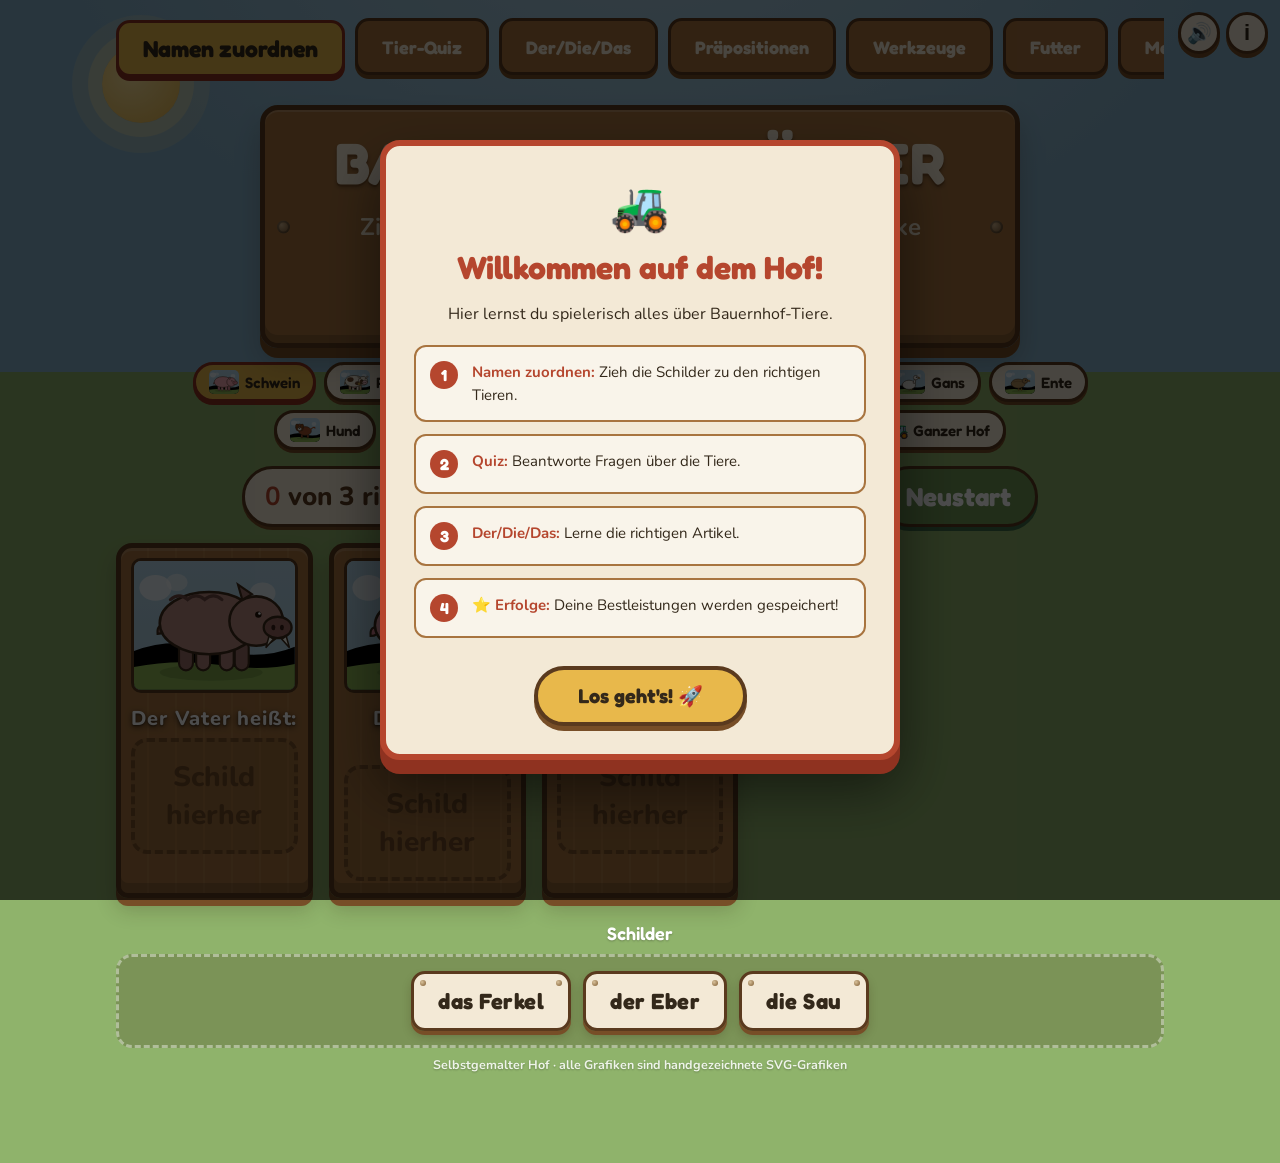
<file: index.html>
<!DOCTYPE html>
<html lang="de">
<head>
<meta charset="UTF-8">
<meta name="viewport" content="width=device-width, initial-scale=1, maximum-scale=1, user-scalable=no">
<meta name="theme-color" content="#6E9655">
<meta name="description" content="Lerne Bauernhof-Tiere spielerisch kennen - mit Namen, Artikeln, Quiz und Memory!">
<meta name="apple-mobile-web-app-capable" content="yes">
<meta name="apple-mobile-web-app-status-bar-style" content="black-translucent">
<meta name="apple-mobile-web-app-title" content="Bauernhof">
<link rel="manifest" href="manifest.json">
<link rel="apple-touch-icon" href="data:image/svg+xml,%3Csvg xmlns='http://www.w3.org/2000/svg' viewBox='0 0 192 192'%3E%3Crect fill='%236E9655' width='192' height='192'/%3E%3Ctext x='96' y='120' font-size='100' text-anchor='middle'%3E🚜%3C/text%3E%3C/svg%3E">
<title>Bauernhof-App</title>
<link rel="preconnect" href="https://fonts.googleapis.com">
<link rel="preconnect" href="https://fonts.gstatic.com" crossorigin>
<link href="https://fonts.googleapis.com/css2?family=Fredoka:wght@500;600;700&family=Nunito:wght@500;700;800&display=swap" rel="stylesheet">
<style>
  :root{
    --weide-tief:#3E6B47; --weide:#6E9655; --gras:#8FB36B;
    --scheune:#B5462E; --scheune-tief:#8F3220; --heu:#E8B84B;
    --holz:#A8743F; --holz-tief:#774E27; --holz-dunkel:#5A3A1E;
    --himmel:#AFCFE0; --himmel-tief:#88B4CE;
    --papier:#F3E9D6; --tinte:#33281A;
    --korrekt:#4E8A4A; --falsch:#C8523A; --schatten:rgba(40,28,12,.22);
    --display:'Fredoka', ui-rounded, 'Segoe UI', system-ui, sans-serif;
    --body:'Nunito', ui-rounded, 'Segoe UI', system-ui, sans-serif;
    /* V4: Noch größere Schriften für bessere Lesbarkeit */
    --text-xxl: clamp(32px, 7vw, 58px);
    --text-xl: clamp(26px, 6vw, 48px);
    --text-lg: clamp(22px, 5vw, 36px);
    --text-md: clamp(20px, 4.5vw, 30px);
    --text-sm: clamp(18px, 4vw, 26px);
    --text-xs: clamp(16px, 3.5vw, 22px);
  }
  *{box-sizing:border-box}
  html,body{margin:0;padding:0}
  body{
    font-family:var(--body); color:var(--tinte);
    background:
      radial-gradient(120% 90% at 50% -10%, var(--himmel) 0%, var(--himmel-tief) 38%, transparent 39%),
      linear-gradient(var(--himmel-tief) 0 32%, var(--gras) 32% 100%);
    min-height:100vh; overflow-x:hidden; -webkit-tap-highlight-color:transparent;
  }
  body::before{
    content:""; position:fixed; left:8vw; top:5vh; width:78px; height:78px; border-radius:50%;
    background:radial-gradient(circle at 38% 38%, #FFE7A0, var(--heu));
    box-shadow:0 0 0 14px rgba(255,231,160,.35), 0 0 0 30px rgba(255,231,160,.18);
    z-index:0; pointer-events:none;
  }
  .wrap{position:relative; z-index:1; max-width:1080px; margin:0 auto; padding:18px 16px 90px}

  .tabs{display:flex; flex-wrap:nowrap; gap:10px; justify-content:flex-start; margin-bottom:24px; overflow-x:auto; padding-bottom:6px; scrollbar-width:none; -webkit-overflow-scrolling:touch}
  .tabs::-webkit-scrollbar{display:none}
  .tab-btn{
    font-family:var(--display); font-weight:700; font-size:clamp(15px, 3vw, 18px); cursor:pointer; white-space: nowrap;
    border:3px solid var(--holz-dunkel); background:var(--holz); color:var(--papier);
    padding:12px 24px; border-radius:14px; box-shadow:0 4px 0 var(--holz-tief);
    transition:all .15s ease; min-height:48px;
  }
  .tab-btn:hover{transform:translateY(-2px); box-shadow:0 6px 0 var(--holz-tief);}
  .tab-btn.aktiv{
    background:var(--heu); color:var(--tinte); border-color:var(--scheune-tief);
    box-shadow:0 4px 0 var(--scheune-tief); transform:translateY(2px);
    font-size: calc(var(--text-xs) * 1.05);
  }
  .view{display:none;}
  .view.aktiv{display:block; animation:fadeIn .3s ease;}
  @keyframes fadeIn{from{opacity:0; transform:translateY(10px)} to{opacity:1; transform:translateY(0)}}

  header.hof{
    text-align:center; margin:6px auto 14px; max-width:760px;
    background:linear-gradient(var(--holz) 0 100%); border:5px solid var(--holz-dunkel);
    border-radius:18px; padding:18px 22px 20px; position:relative;
    box-shadow:inset 0 2px 0 rgba(255,255,255,.18), inset 0 -8px 0 rgba(0,0,0,.16),
      0 10px 0 var(--holz-tief), 0 16px 26px var(--schatten);
  }
  header.hof::before,header.hof::after{
    content:""; position:absolute; top:50%; width:13px; height:13px; border-radius:50%;
    background:radial-gradient(circle at 35% 35%, #cdb089, #6c4a26);
    box-shadow:inset 0 0 0 2px rgba(0,0,0,.25); transform:translateY(-50%);
  }
  header.hof::before{left:12px} header.hof::after{right:12px}
  header.hof h1{
    font-family:var(--display); font-weight:800; color:var(--papier); margin:0;
    font-size:var(--text-xxl); letter-spacing:.8px; text-transform: uppercase;
    text-shadow:0 2px 0 var(--holz-tief),0 3px 4px rgba(0,0,0,.3);
  }
  header.hof p{
    margin:10px auto 0; max-width:580px; color:#fbf2dd; font-weight:700;
    font-size:clamp(17px, 3.5vw, 24px); line-height:1.6; opacity:.98;
  }
  .auswahl{display:flex; flex-wrap:wrap; gap:8px; justify-content:center; margin:0 auto 16px; max-width:920px}
  .auswahl button{
    font-family:var(--display); font-weight:600; font-size:15px; cursor:pointer;
    border:3px solid var(--holz-dunkel); background:var(--papier); color:var(--tinte);
    padding:5px 13px; border-radius:999px; box-shadow:0 3px 0 var(--holz-tief);
    transition:transform .12s ease, background .12s ease, box-shadow .12s ease;
    display:inline-flex; align-items:center; gap:6px;
  }
  .auswahl button .ico{width:30px; height:24px; display:block; border-radius:5px; overflow:hidden}
  .auswahl button .ico svg{width:100%; height:100%; display:block}
  .auswahl button:hover{transform:translateY(-1px)}
  .auswahl button:active{transform:translateY(2px); box-shadow:0 1px 0 var(--holz-tief)}
  .auswahl button.aktiv{background:var(--heu); border-color:var(--scheune-tief); box-shadow:0 3px 0 var(--scheune-tief)}
  .auswahl button:focus-visible{outline:3px solid #2b5fb3; outline-offset:2px}
  .leiste{display:flex; align-items:center; gap:12px; justify-content:center; flex-wrap:wrap; margin:0 auto 16px}
  .fortschritt{
    background:var(--papier); border:3px solid var(--holz-dunkel); border-radius:999px;
    padding:10px 20px; font-weight:800; color:var(--holz-dunkel);
    box-shadow:0 3px 0 var(--holz-tief); min-width:220px; text-align:center;
    font-size: var(--text-sm);
  }
  .fortschritt b{color:var(--scheune)}
  .leiste .knopf{
    font-family:var(--display); font-weight:700; cursor:pointer;
    border:3px solid var(--holz-dunkel); background:var(--weide); color:#fff;
    padding:12px 24px; border-radius:999px; box-shadow:0 4px 0 var(--weide-tief); transition:transform .12s ease;
    font-size: var(--text-sm);
  }
  .leiste .knopf:hover{transform:translateY(-1px)}
  .leiste .knopf:active{transform:translateY(2px); box-shadow:0 1px 0 var(--weide-tief)}
  .leiste .knopf:focus-visible{outline:3px solid #2b5fb3; outline-offset:2px}
  .leiste .knopf.wichtig { background:var(--scheune); border-color:var(--holz-dunkel); box-shadow:0 4px 0 var(--scheune-tief); }
  .leiste .knopf.wichtig:active { box-shadow:0 1px 0 var(--scheune-tief); }

  .staelle{display:grid; gap:16px; margin:0 auto 24px; grid-template-columns:repeat(auto-fill, minmax(186px,1fr))}
  .stall{
    background:repeating-linear-gradient(90deg, var(--holz) 0 26px, #b07c46 26px 28px);
    border:5px solid var(--holz-dunkel); border-radius:16px 16px 12px 12px; padding:10px 10px 12px;
    display:flex; flex-direction:column; align-items:center; gap:8px;
    box-shadow:inset 0 3px 0 rgba(255,255,255,.14), inset 0 -10px 0 rgba(0,0,0,.16), 0 8px 0 var(--holz-tief), 0 12px 20px var(--schatten);
  }
  .stall .buehne{
    width:100%; overflow:hidden; padding:0; background:#cfe7f3;
    border:3px solid var(--holz-dunkel); border-radius:10px; line-height:0;
  }
  .stall .buehne svg{width:100%; height:auto; display:block}
  .stall .buehne.tier-klickbar{cursor:pointer;transition:transform .15s,box-shadow .15s}
  .stall .buehne.tier-klickbar:hover{transform:scale(1.03);box-shadow:0 4px 12px rgba(0,0,0,.2)}
  .stall .buehne.tier-klickbar:active{transform:scale(.98)}

  .stall-label {
    font-weight:800; font-size:clamp(16px, 3.5vw, 20px); color:#fff; text-shadow:0 2px 6px rgba(0,0,0,.7), 0 1px 2px rgba(0,0,0,.5);
    margin: 4px 0 -2px; text-align:center; letter-spacing: 0.8px;
  }

  .slot{
    width:100%; min-height:88px; border-radius:14px; border:3px dashed rgba(90,58,30,.55);
    background:rgba(90,58,30,.10); display:flex; align-items:center; justify-content:center;
    text-align:center; color:var(--holz-dunkel); font-weight:800; font-size:clamp(20px, 4vw, 28px); padding:16px;
    transition:background .15s, border-color .15s, transform .1s; cursor:pointer;
  }
  .slot .platzhalter{opacity:.7; pointer-events:none}
  .slot.ziel{background:rgba(232,184,75,.55); border-color:var(--scheune); border-style:solid; transform:scale(1.03)}
  .slot.gefuellt{border-style:solid; border-color:var(--holz); background:rgba(255,255,255,.15); cursor:pointer}
  .slot.korrekt{border-color:var(--korrekt); background:rgba(78,138,74,.16); cursor:default}
  .slot.falsch{animation:nope .5s; border-color:var(--falsch); background:rgba(200,82,58,.15);}
  .slot:focus-visible{outline:3px solid #2b5fb3; outline-offset:2px}
  @keyframes nope{0%,100%{transform:translateX(0)}20%{transform:translateX(-7px)}40%{transform:translateX(7px)}60%{transform:translateX(-5px)}80%{transform:translateX(5px)}}
  .geloest-info{margin-top:4px; font-weight:800; color:var(--korrekt); font-size:12px; text-align:center; display:flex; flex-direction:column; gap:1px; animation:fadeIn .3s ease;}
  .vorrat-titel{text-align:center; font-family:var(--display); font-weight:600; color:#fff; font-size:18px; margin:6px 0 10px; text-shadow:0 1px 2px rgba(0,0,0,.25)}
  .vorrat{display:flex; flex-wrap:wrap; gap:12px; justify-content:center; min-height:64px; padding:14px; border-radius:16px; background:rgba(58,40,20,.22); border:3px dashed rgba(255,255,255,.4)}

  .schild{
    --c:var(--papier);
    font-family:var(--display); font-weight:700; font-size:clamp(18px, 3.5vw, 22px); letter-spacing: 0.5px;
    color:var(--tinte); background:linear-gradient(var(--c) 0 100%);
    border:3px solid var(--holz-dunkel); border-radius:14px; padding:14px 24px;
    cursor:grab; user-select:none; -webkit-user-select:none; -webkit-touch-callout:none;
    touch-action:pan-y;
    -ms-touch-action:pan-y; white-space:nowrap; position:relative;
    box-shadow:0 4px 0 var(--holz-tief), 0 6px 10px var(--schatten);
    transition:transform .12s ease, box-shadow .12s ease;
  }
  .schild::before,.schild::after{content:""; position:absolute; top:6px; width:6px; height:6px; border-radius:50%; background:radial-gradient(circle at 35% 35%, #d8c19a, #7c5a30)}
  .schild::before{left:6px} .schild::after{right:6px}
  @media (hover:hover){ .schild:hover{transform:rotate(-2deg) translateY(-2px)} }
  .schild:focus-visible{outline:3px solid #2b5fb3; outline-offset:3px}
  .schild.gewaehlt{--c:#FCEBA6; border-color:var(--scheune); transform:rotate(-2deg) translateY(-2px); box-shadow:0 0 0 4px rgba(232,184,75,.6), 0 4px 0 var(--scheune-tief)}
  .schild.wird-gezogen{opacity:.30; touch-action:none;}
  .schild.ghost{position:fixed; z-index:1200; pointer-events:none; transform:rotate(-4deg) scale(1.05); box-shadow:0 16px 28px rgba(0,0,0,.4), 0 4px 0 var(--holz-tief)}
  .schild.platziert{cursor:default; box-shadow:none; border-color:var(--korrekt); --c:#EAF6E6}
  .schild.platziert::before,.schild.platziert::after{background:radial-gradient(circle at 35% 35%, #bfe0b8, #4E8A4A)}

  .banner{position:fixed; inset:0; display:none; align-items:center; justify-content:center; background:rgba(33,40,33,.55); z-index:2000; padding:20px}
  .banner.an{display:flex}
  .banner .karte{background:var(--papier); border:6px solid var(--scheune-tief); border-radius:20px; max-width:440px; width:100%; padding:26px 24px 22px; text-align:center; box-shadow:0 18px 40px rgba(0,0,0,.4)}
  .banner h2{font-family:var(--display); font-weight:700; color:var(--scheune); margin:0 0 6px; font-size:clamp(28px, 5vw, 36px)}
  .banner p{font-weight:700; line-height:1.5; margin:8px 0; font-size:clamp(16px, 3vw, 18px)}
  .banner .tipp{background:#fff; border:2px dashed var(--holz); border-radius:12px; padding:16px; margin:14px 0; font-size:clamp(15px, 2.8vw, 17px); text-align:left; line-height:1.6}
  .banner .tipp b{color:var(--scheune)}
  .banner .der{color:#2b6fb3}.banner .die{color:#b34a86}.banner .das{color:#3a8a4a}
  .banner button{font-family:var(--display); font-weight:600; font-size:18px; cursor:pointer; border:3px solid var(--holz-dunkel); background:var(--heu); color:var(--tinte); padding:10px 24px; border-radius:999px; box-shadow:0 4px 0 var(--holz-tief); margin-top:6px}
  .banner button:active{transform:translateY(2px); box-shadow:0 2px 0 var(--holz-tief)}
  .konfetti{position:fixed; top:-10px; width:11px; height:14px; z-index:1900; border-radius:2px; pointer-events:none}
  footer{text-align:center; color:#fff; opacity:.85; font-weight:700; font-size:12.5px; margin-top:8px; text-shadow:0 1px 2px rgba(0,0,0,.3)}

  /* --- Quiz Styles --- */
  .quiz-frage-container { text-align:center; margin-bottom:24px; }
  .quiz-frage { font-size:clamp(22px, 4vw, 32px); font-family:var(--display); font-weight:700; color:#fff; text-shadow:0 2px 4px rgba(0,0,0,.4); background:rgba(0,0,0,.2); padding:12px 24px; border-radius:16px; display:inline-block; border:3px dashed rgba(255,255,255,.3); }
  .quiz-optionen { display:flex; flex-wrap:wrap; gap:16px; justify-content:center; max-width:900px; margin:0 auto; }
  .quiz-karte { width:160px; border:4px solid var(--holz-dunkel); border-radius:18px; background:var(--papier); cursor:pointer; transition:transform 0.15s, box-shadow 0.15s; overflow:hidden; box-shadow:0 6px 0 var(--holz-tief); }
  .quiz-karte:hover { transform:translateY(-3px); box-shadow:0 8px 0 var(--holz-tief); }
  .quiz-karte:active { transform:translateY(2px); box-shadow:0 2px 0 var(--holz-tief); }
  .quiz-karte.richtig { border-color:var(--korrekt); background:#eaf6e6; box-shadow:0 0 0 6px rgba(78,138,74,.4); transform:scale(1.05); cursor:default; pointer-events:none; }
  .quiz-karte.falsch { border-color:var(--falsch); background:#fce8e5; animation:nope .42s; }
  .quiz-karte svg { width:100%; height:auto; display:block; border-bottom:3px solid var(--holz-dunkel); }
  .quiz-karte-name { text-align:center; font-weight:800; font-family:var(--display); padding:18px 14px; color:var(--tinte); font-size:clamp(22px, 4.5vw, 32px); background:var(--heu); letter-spacing:0.5px; text-shadow:0 1px 2px rgba(0,0,0,.1); }

  /* --- Präpositionen Styles (SVG-Scheune) --- */
  .praep-scene { max-width:600px; margin:0 auto 24px; background:#AFCFE0; border:5px solid var(--holz-dunkel); border-radius:18px; box-shadow:0 12px 24px rgba(0,0,0,.22), inset 0 -12px 0 rgba(0,0,0,.06); position:relative; overflow:hidden; height:320px; }
  .praep-tier { width:120px; position:absolute; transition:all 0.5s ease; filter:drop-shadow(0 5px 6px rgba(0,0,0,.25)); z-index:5; }
  .praep-tier svg { width:100%; height:auto; }
  .luecke { display:inline-block; min-width:80px; border-bottom:4px solid #fff; color:var(--heu); padding:0 10px; font-weight:800; }

  /* --- Artikel-Quiz Styles --- */
  .artikel-container { max-width:600px; margin:0 auto 24px; text-align:center; }
  .artikel-tier-bild { max-width:280px; margin:0 auto 20px; background:linear-gradient(to bottom, #AFCFE0 0%, #AFCFE0 60%, #8FB36B 60%, #6E9655 100%); border:5px solid var(--holz-dunkel); border-radius:16px; box-shadow:0 10px 20px rgba(0,0,0,.2); overflow:hidden; }
  .artikel-tier-bild svg { width:100%; height:auto; display:block; }
  .artikel-frage { font-size:var(--text-md); font-family:var(--display); font-weight:700; color:#fff; text-shadow:0 2px 4px rgba(0,0,0,.4); margin-bottom:24px; background:rgba(0,0,0,.2); padding:14px 28px; border-radius:16px; border:3px dashed rgba(255,255,255,.3); display:inline-block; }
  .artikel-buttons { display:flex; gap:16px; justify-content:center; flex-wrap:wrap; margin-bottom:24px; }
  .artikel-btn { font-family:var(--display); font-weight:800; font-size:clamp(32px, 6vw, 52px); min-width:140px; padding:28px 48px; border:5px solid var(--holz-dunkel); border-radius:18px; cursor:pointer; transition:all .15s; box-shadow:0 8px 0 var(--holz-tief); background:var(--papier); color:var(--tinte); }
  .artikel-btn:hover { transform:translateY(-3px); box-shadow:0 10px 0 var(--holz-tief); }
  .artikel-btn:active { transform:translateY(2px); box-shadow:0 2px 0 var(--holz-tief); }
  .artikel-btn.richtig { background:var(--korrekt); border-color:#3a6b36; color:#fff; box-shadow:0 0 0 6px rgba(78,138,74,.4); transform:scale(1.05); }
  .artikel-btn.falsch { background:var(--falsch); border-color:#8a3a2a; color:#fff; animation:nope .42s; }
  .artikel-btn.disabled { opacity:.5; pointer-events:none; }
  .artikel-fortschritt { text-align:center; font-family:var(--display); font-weight:700; color:#fff; font-size:18px; text-shadow:0 2px 4px rgba(0,0,0,.4); margin-bottom:16px; }
  .artikel-ergebnis { background:var(--papier); border:5px solid var(--scheune-tief); border-radius:16px; padding:24px; max-width:400px; margin:0 auto; text-align:center; }
  .artikel-ergebnis h3 { font-family:var(--display); font-weight:700; color:var(--scheune); margin:0 0 12px; font-size:24px; }
  .artikel-ergebnis p { margin:0 0 16px; font-weight:700; }
  .artikel-stern { font-size:48px; margin:8px 0; }

  /* --- Werkzeuge Styles --- */
  .werkzeug-grid { display:grid; gap:16px; grid-template-columns:repeat(auto-fit, minmax(200px, 1fr)); margin-bottom:24px; }
  .werkzeug-karte { background:var(--papier); border:4px solid var(--holz-dunkel); border-radius:16px; padding:20px; display:flex; flex-direction:column; align-items:center; box-shadow:0 6px 0 var(--holz-tief); transition:transform 0.15s; }
  .werkzeug-karte:hover { transform:translateY(-3px); box-shadow:0 8px 0 var(--holz-tief); }
  .werkzeug-bild { width:100%; max-width:120px; margin-bottom:14px; }
  .werkzeug-bild svg { width:100%; height:auto; display:block; filter:drop-shadow(0 4px 2px rgba(0,0,0,.2)); }

  /* --- Futter Styles --- */
  .futter-grid { display:grid; gap:16px; grid-template-columns:repeat(auto-fit, minmax(160px, 1fr)); margin-bottom:24px; }
  .futter-tier-karte { background:var(--papier); border:4px solid var(--holz-dunkel); border-radius:16px; padding:16px; display:flex; flex-direction:column; align-items:center; box-shadow:0 6px 0 var(--holz-tief); transition:transform 0.15s; }
  .futter-tier-karte:hover { transform:translateY(-3px); box-shadow:0 8px 0 var(--holz-tief); }
  .futter-tier-bild { width:100%; max-width:100px; margin-bottom:8px; }
  .futter-tier-bild svg { width:100%; height:auto; display:block; }
  .futter-tier-name { font-family:var(--display); font-weight:800; color:var(--tinte); margin-bottom:12px; font-size:clamp(22px, 4.5vw, 28px); }
  .futter-slot { width:100%; min-height:80px; border-radius:14px; border:3px dashed rgba(90,58,30,.55); background:rgba(90,58,30,.10); display:flex; align-items:center; justify-content:center; text-align:center; color:var(--holz-dunkel); font-weight:800; font-size:clamp(18px, 3.5vw, 24px); padding:14px; transition:all .15s; cursor:pointer; }
  .futter-slot.gefuellt { border-style:solid; border-color:var(--holz); background:rgba(255,255,255,.15); }
  .futter-slot.korrekt { border-color:var(--korrekt); background:rgba(78,138,74,.16); cursor:default; }
  .futter-slot.falsch { animation:nope .5s; border-color:var(--falsch); background:rgba(200,82,58,.15); }
  .futter-vorrat { display:flex; flex-wrap:wrap; gap:12px; justify-content:center; min-height:64px; padding:14px; border-radius:16px; background:rgba(58,40,20,.22); border:3px dashed rgba(255,255,255,.4); }
  .futter-schild { font-family:var(--display); font-weight:700; font-size:clamp(20px, 4vw, 26px); color:var(--tinte); background:linear-gradient(#E8B84B 0 100%); border:3px solid var(--holz-dunkel); border-radius:14px; padding:16px 22px; cursor:grab; user-select:none; touch-action:pan-y; position:relative; box-shadow:0 4px 0 var(--holz-tief), 0 6px 10px var(--schatten); transition:transform .12s ease; }
  .futter-schild::before, .futter-schild::after { content:""; position:absolute; top:6px; width:6px; height:6px; border-radius:50%; background:radial-gradient(circle at 35% 35%, #d8c19a, #7c5a30); }
  .futter-schild::before { left:6px } .futter-schild::after { right:6px }
  .futter-schild.gewaehlt { border-color:var(--scheune); transform:rotate(-2deg) translateY(-2px); box-shadow:0 0 0 4px rgba(232,184,75,.6), 0 4px 0 var(--scheune-tief); }
  .futter-schild.wird-gezogen { opacity:.30; touch-action:none; }
  .futter-schild.platziert { cursor:default; box-shadow:none; border-color:var(--korrekt); background:#EAF6E6; }
  .futter-schild.platziert::before, .futter-schild.platziert::after { background:radial-gradient(circle at 35% 35%, #bfe0b8, #4E8A4A); }

  /* --- Memory Styles --- */
  .memory-grid { display:grid; gap:12px; grid-template-columns:repeat(4, 1fr); max-width:600px; margin:0 auto 24px; }
  .memory-karte { aspect-ratio:1; border:4px solid var(--holz-dunkel); border-radius:16px; cursor:pointer; position:relative; transform-style:preserve-3d; transition:transform 0.4s; box-shadow:0 6px 0 var(--holz-tief); background:var(--papier); outline:none; }
  .memory-karte:hover { transform:translateY(-2px); box-shadow:0 8px 0 var(--holz-tief); }
  .memory-karte:focus-visible, .memory-karte.fokus { box-shadow:0 0 0 4px var(--heu), 0 6px 0 var(--holz-tief); }
  .memory-karte:active { transform:translateY(2px); box-shadow:0 2px 0 var(--holz-tief); }
  .memory-karte.umgedreht { transform:rotateY(180deg); }
  .memory-karte.gematched { border-color:var(--korrekt); box-shadow:0 0 0 4px rgba(78,138,74,.4); cursor:default; }
  .memory-karte .vorderseite, .memory-karte .rueckseite { position:absolute; inset:0; backface-visibility:hidden; border-radius:12px; display:flex; align-items:center; justify-content:center; overflow:hidden; }
  .memory-karte .vorderseite { background:linear-gradient(135deg, var(--holz) 0%, var(--holz-tief) 100%); transform:rotateY(180deg); }
  .memory-karte .rueckseite { background:linear-gradient(135deg, var(--scheune) 0%, var(--scheune-tief) 100%); }
  .memory-karte .rueckseite::before { content:""; position:absolute; inset:8px; background:repeating-linear-gradient(45deg, transparent, transparent 8px, rgba(255,255,255,.15) 8px, rgba(255,255,255,.15) 16px); border-radius:8px; border:2px dashed rgba(255,255,255,.3); }
  .memory-karte .rueckseite::after { content:""; width:40px; height:40px; background:url('data:image/svg+xml,<svg xmlns=\"http://www.w3.org/2000/svg\" viewBox=\"0 0 24 24\" fill=\"%23fff\"><path d=\"M12 2C6.48 2 2 6.48 2 12s4.48 10 10 10 10-4.48 10-10S17.52 2 12 2zm-2 15l-5-5 1.41-1.41L10 14.17l7.59-7.59L19 8l-9 9z\"/></svg>'); opacity:.4; }
  .memory-karte.umgedreht .rueckseite::after { display:none; }
  .memory-karte svg { width:85%; height:85%; display:block; filter:drop-shadow(0 2px 4px rgba(0,0,0,.2)); }
  .memory-karte .tier-name { font-family:var(--display); font-weight:800; font-size:clamp(24px, 5vw, 32px); text-align:center; padding:18px 12px; color:var(--tinte); background:var(--heu); position:absolute; bottom:0; left:0; right:0; letter-spacing:0.5px; text-shadow:0 1px 2px rgba(0,0,0,.15); }
  .memory-info { text-align:center; margin-bottom:24px; font-family:var(--display); font-weight:800; color:#fff; font-size:clamp(22px, 5vw, 32px); text-shadow:0 2px 6px rgba(0,0,0,.5); letter-spacing:0.5px; }
  .memory-info span { color:#FFECA0; text-shadow:0 2px 4px rgba(0,0,0,.4); }
  @keyframes memoryMatch { 0%{transform:rotateY(180deg) scale(1)} 50%{transform:rotateY(180deg) scale(1.1)} 100%{transform:rotateY(180deg) scale(1)} }
  .memory-karte.match-anim { animation:memoryMatch .4s ease; }

  /* --- Statistik Styles --- */
  .statistik-container { display:grid; gap:16px; grid-template-columns:repeat(auto-fit, minmax(160px, 1fr)); max-width:800px; margin:0 auto 24px; }
  .statistik-karte { background:var(--papier); border:4px solid var(--holz-dunkel); border-radius:16px; padding:20px; text-align:center; box-shadow:0 6px 0 var(--holz-tief); transition:transform .15s; }
  .statistik-karte:hover { transform:translateY(-3px); }
  .statistik-icon { font-size:48px; margin-bottom:8px; }
  .statistik-karte h3 { font-family:var(--display); font-weight:700; color:var(--scheune); margin:0 0 8px; font-size:18px; }
  .statistik-wert { font-family:var(--display); font-size:clamp(28px, 6vw, 40px); font-weight:800; color:var(--tinte); margin:8px 0; }
  .statistik-label { font-size:clamp(14px, 3vw, 18px); color:var(--tinte); opacity:.9; margin:0; font-weight:700; }

  /* --- Info-Modal Styles --- */
  .info-btn { position:fixed; top:12px; right:12px; width:42px; height:42px; border-radius:50%; border:3px solid var(--holz-dunkel); background:var(--papier); color:var(--tinte); font-size:22px; font-weight:700; cursor:pointer; box-shadow:0 4px 0 var(--holz-tief); z-index:100; transition:transform .15s, box-shadow .15s; }
  .info-btn:hover { transform:translateY(-2px); box-shadow:0 6px 0 var(--holz-tief); }
  .info-btn:active { transform:translateY(2px); box-shadow:0 1px 0 var(--holz-tief); }
  .sound-btn { position:fixed; top:12px; right:60px; width:42px; height:42px; border-radius:50%; border:3px solid var(--holz-dunkel); background:var(--papier); color:var(--tinte); font-size:20px; cursor:pointer; box-shadow:0 4px 0 var(--holz-tief); z-index:100; transition:transform .15s, box-shadow .15s; }
  .sound-btn:hover { transform:translateY(-2px); box-shadow:0 6px 0 var(--holz-tief); }
  .sound-btn:active { transform:translateY(2px); box-shadow:0 1px 0 var(--holz-tief); }
  .sound-btn.stumm { background:#e8d5c0; }
  .info-modal { position:fixed; inset:0; background:rgba(0,0,0,.6); display:flex; align-items:center; justify-content:center; z-index:200; opacity:0; pointer-events:none; transition:opacity .25s ease; }
  .info-modal.sichtbar { opacity:1; pointer-events:auto; }
  .info-karte { background:var(--papier); border:5px solid var(--holz-dunkel); border-radius:20px; padding:28px; max-width:420px; width:90%; text-align:center; box-shadow:0 12px 0 var(--holz-tief), 0 24px 48px rgba(0,0,0,.4); transform:translateY(20px) scale(.95); transition:transform .25s ease; }
  .info-modal.sichtbar .info-karte { transform:translateY(0) scale(1); }
  .info-karte h2 { font-family:var(--display); font-size:28px; color:var(--scheune); margin:0 0 16px; }
  .info-karte .version { font-size:14px; color:var(--tinte); opacity:.6; margin-bottom:20px; }
  .info-karte p { font-size:15px; line-height:1.6; margin:0 0 16px; }
  .info-karte .features { text-align:left; background:rgba(110,150,85,.12); border-radius:12px; padding:16px; margin:20px 0; }
  .info-karte .features h3 { font-family:var(--display); font-size:18px; color:var(--scheune); margin:0 0 12px; }
  .info-karte .features ul { margin:0; padding-left:20px; }
  .info-karte .features li { margin:6px 0; font-size:14px; }
  .info-karte .footer-note { font-size:13px; color:var(--tinte); opacity:.6; margin-top:20px; }
  .info-schliessen { font-family:var(--display); font-weight:700; font-size:18px; border:3px solid var(--holz-dunkel); background:var(--weide); color:#fff; padding:12px 32px; border-radius:999px; box-shadow:0 4px 0 var(--weide-tief); cursor:pointer; margin-top:8px; transition:transform .12s ease; }
  .info-schliessen:hover { transform:translateY(-2px); }
  .info-schliessen:active { transform:translateY(2px); box-shadow:0 1px 0 var(--weide-tief); }

  /* --- Willkommen/Tutorial Styles --- */
  .tutorial-modal { position:fixed; inset:0; background:rgba(0,0,0,.7); display:flex; align-items:center; justify-content:center; z-index:300; opacity:0; pointer-events:none; transition:opacity .3s ease; }
  .tutorial-modal.sichtbar { opacity:1; pointer-events:auto; }
  .tutorial-karte { background:var(--papier); border:6px solid var(--scheune); border-radius:20px; padding:28px; max-width:520px; width:90%; text-align:center; box-shadow:0 14px 0 var(--scheune-tief), 0 28px 56px rgba(0,0,0,.5); transform:translateY(20px) scale(.95); transition:transform .25s ease; }
  .tutorial-modal.sichtbar .tutorial-karte { transform:translateY(0) scale(1); }
  .tutorial-karte h2 { font-family:var(--display); font-size:32px; color:var(--scheune); margin:0 0 12px; }
  .tutorial-karte .emoji { font-size:48px; margin-bottom:8px; }
  .tutorial-schritte { display:flex; flex-direction:column; gap:12px; margin:20px 0; text-align:left; }
  .tutorial-schritt { display:flex; gap:14px; align-items:flex-start; background:rgba(255,255,255,.5); padding:14px; border-radius:12px; border:2px solid var(--holz); }
  .tutorial-schritt .num { background:var(--scheune); color:#fff; width:28px; height:28px; border-radius:50%; display:flex; align-items:center; justify-content:center; font-family:var(--display); font-weight:700; flex-shrink:0; font-size:16px; }
  .tutorial-schritt .txt { font-size:15px; line-height:1.5; }
  .tutorial-schritt .txt b { color:var(--scheune); }
  .tutorial-start { font-family:var(--display); font-weight:700; font-size:20px; border:4px solid var(--holz-dunkel); background:var(--heu); color:var(--tinte); padding:14px 40px; border-radius:999px; box-shadow:0 5px 0 var(--holz-tief); cursor:pointer; margin-top:8px; transition:transform .12s ease; }
  .tutorial-start:hover { transform:translateY(-2px); }
  .tutorial-start:active { transform:translateY(2px); box-shadow:0 2px 0 var(--holz-tief); }

  @media (prefers-reduced-motion: reduce){*{animation-duration:.001ms !important; transition-duration:.001ms !important}}
  @media (max-width:520px){ .staelle{grid-template-columns:repeat(auto-fill, minmax(150px,1fr)); gap:12px} .memory-karte .rueckseite::after { width:28px; height:28px; } }

  /* === DESIGN-UPDATE V3 - Größere Lesbarkeit === */
  .memory-karte .tier-name { font-family:var(--display); font-weight:800; font-size:clamp(24px, 5.5vw, 36px); text-align:center; padding:18px 12px; color:var(--tinte); background:var(--heu); position:absolute; bottom:0; left:0; right:0; letter-spacing:0.8px; text-shadow:0 2px 4px rgba(0,0,0,.2); }
  .memory-info { text-align:center; margin-bottom:24px; font-family:var(--display); font-weight:800; color:#fff; font-size:clamp(26px, 6vw, 38px); text-shadow:0 3px 8px rgba(0,0,0,.6), 0 1px 3px rgba(0,0,0,.4); letter-spacing:0.8px; }
  .quiz-karte-name { text-align:center; font-weight:800; font-family:var(--display); padding:18px 14px; color:var(--tinte); font-size:clamp(24px, 5vw, 32px); background:var(--heu); letter-spacing:0.8px; text-shadow:0 2px 4px rgba(0,0,0,.15); }
  .artikel-btn { font-family:var(--display); font-weight:800; font-size:clamp(32px, 6vw, 56px); min-width:140px; padding:28px 48px; border:6px solid var(--holz-dunkel); border-radius:20px; cursor:pointer; transition:all .15s; box-shadow:0 10px 0 var(--holz-tief); background:var(--papier); color:var(--tinte); }
  .slot{ width:100%; min-height:88px; border-radius:16px; border:4px dashed rgba(90,58,30,.55); background:rgba(90,58,30,.10); display:flex; align-items:center; justify-content:center; text-align:center; color:var(--holz-dunkel); font-weight:800; font-size:clamp(20px, 4vw, 28px); padding:16px; transition:background .15s, border-color .15s, transform .1s; cursor:pointer; }
  .futter-slot { width:100%; min-height:88px; border-radius:16px; border:4px dashed rgba(90,58,30,.55); background:rgba(90,58,30,.10); display:flex; align-items:center; justify-content:center; text-align:center; color:var(--holz-dunkel); font-weight:800; font-size:clamp(18px, 3.5vw, 24px); padding:16px; transition:all .15s; cursor:pointer; }
  .futter-schild { font-family:var(--display); font-weight:700; font-size:clamp(20px, 4vw, 26px); color:var(--tinte); background:linear-gradient(#E8B84B 0 100%); border:4px solid var(--holz-dunkel); border-radius:16px; padding:18px 26px; cursor:grab; user-select:none; touch-action:pan-y; position:relative; box-shadow:0 5px 0 var(--holz-tief), 0 8px 12px var(--schatten); transition:transform .12s ease; }
  .futter-tier-name { font-family:var(--display); font-weight:800; color:var(--tinte); margin-bottom:14px; font-size:clamp(22px, 4vw, 28px); }
</style>
</head>
<body>
<button class="info-btn" id="info-btn" type="button" title="Über die App">i️</button>
<button class="sound-btn" id="sound-btn" type="button" title="Ton an/aus">🔊</button>
<div class="info-modal" id="info-modal" role="dialog" aria-modal="true" aria-labelledby="info-titel">
  <div class="info-karte">
    <h2 id="info-titel">🚜 Bauernhof-App</h2>
    <div class="version">Version 1.9 · 18. Juni 2026</div>
    <p>Eine spielerische App zum Lernen von Bauernhof-Tieren, deren Namen, Artikeln und mehr!</p>
    <div class="features">
      <h3>✨ Features</h3>
      <ul>
        <li>📝 Namen zuordnen (Vater, Mutter, Kind)</li>
        <li>🎯 Tier-Quiz mit 6 Fragen</li>
        <li>📚 Der/Die/Das - Artikel lernen</li>
        <li>📍 Präpositionen üben</li>
        <li>🔧 Werkzeuge erkennen (jetzt mit 9 Werkzeugen!)</li>
        <li>🍎 Was fressen die Tiere?</li>
        <li>🧠 Memory-Spiel mit Highscore + Bestzeit + Keyboard-Steuerung</li>
        <li>⭐ Erfolge tracken</li>
        <li>🔊 Sound-Effekte (an/aus)</li>
        <li>📱 Funktioniert offline (PWA)</li>
      </ul>
    </div>
    <p class="footer-note">Alle Grafiken sind handgezeichnet.<br>Made with ❤️ für Kinder.</p>
    <button class="info-schliessen" id="info-schliessen" type="button">Schließen</button>
  </div>
</div>

<!-- Willkommen/Tutorial Modal -->
<div class="tutorial-modal" id="tutorial-modal" role="dialog" aria-modal="true" aria-labelledby="tutorial-titel">
  <div class="tutorial-karte">
    <div class="emoji">🚜</div>
    <h2 id="tutorial-titel">Willkommen auf dem Hof!</h2>
    <p>Hier lernst du spielerisch alles über Bauernhof-Tiere.</p>
    <div class="tutorial-schritte">
      <div class="tutorial-schritt">
        <span class="num">1</span>
        <span class="txt"><b>Namen zuordnen:</b> Zieh die Schilder zu den richtigen Tieren.</span>
      </div>
      <div class="tutorial-schritt">
        <span class="num">2</span>
        <span class="txt"><b>Quiz:</b> Beantworte Fragen über die Tiere.</span>
      </div>
      <div class="tutorial-schritt">
        <span class="num">3</span>
        <span class="txt"><b>Der/Die/Das:</b> Lerne die richtigen Artikel.</span>
      </div>
      <div class="tutorial-schritt">
        <span class="num">4</span>
        <span class="txt"><b>⭐ Erfolge:</b> Deine Bestleistungen werden gespeichert!</span>
      </div>
    </div>
    <button class="tutorial-start" id="tutorial-start" type="button">Los geht's! 🚀</button>
  </div>
</div>
<div class="wrap">

  <nav class="tabs" aria-label="Hauptnavigation">
    <button class="tab-btn aktiv" data-target="view-zuordnung" type="button">Namen zuordnen</button>
    <button class="tab-btn" data-target="view-quiz" type="button">Tier-Quiz</button>
    <button class="tab-btn" data-target="view-artikel" type="button">Der/Die/Das</button>
    <button class="tab-btn" data-target="view-praepositionen" type="button">Präpositionen</button>
    <button class="tab-btn" data-target="view-werkzeuge" type="button">Werkzeuge</button>
    <button class="tab-btn" data-target="view-futter" type="button">Futter</button>
    <button class="tab-btn" data-target="view-memory" type="button">Memory</button>
    <button class="tab-btn" data-target="view-statistik" type="button">⭐ Erfolge</button>
  </nav>

  <div id="view-zuordnung" class="view aktiv">
    <header class="hof">
      <h1>Bauernhof-Wörter</h1>
      <p>Zieh die Holzschilder an den richtigen Stall. Klicke am Ende auf "Prüfen", um zu sehen, ob alles stimmt!</p>
    </header>
    <nav class="auswahl" id="auswahl" aria-label="Tierart auswählen"></nav>
    <div class="leiste">
      <div class="fortschritt" id="fortschritt" aria-live="polite">0 von 0 richtig</div>
      <button class="knopf wichtig" id="btn-pruefen" type="button">✔️ Alles Prüfen</button>
      <button class="knopf" id="mischen" type="button">Mischen</button>
      <button class="knopf" id="nochmal" type="button">Neustart</button>
    </div>
    <main class="staelle" id="staelle"></main>
    <h2 class="vorrat-titel">Schilder</h2>
    <div class="vorrat" id="vorrat" aria-label="Schilder zum Zuordnen"></div>
  </div>

  <div id="view-quiz" class="view">
    <div class="quiz-frage-container">
      <div class="quiz-frage" id="quiz-frage-text">Lade Frage...</div>
    </div>
    <div class="quiz-optionen" id="quiz-optionen"></div>
  </div>

  <div id="view-artikel" class="view">
    <header class="hof">
      <h1>Der, Die oder Das?</h1>
      <p>Wähle den richtigen Artikel für das Tier.</p>
    </header>
    <div class="artikel-container">
      <div class="artikel-fortschritt" id="artikel-fortschritt">Frage 1 von 10</div>
      <div class="artikel-tier-bild" id="artikel-bild"></div>
      <div class="artikel-frage" id="artikel-frage">___ Kuh</div>
      <div class="artikel-buttons" id="artikel-buttons">
        <button class="artikel-btn" data-artikel="der">der</button>
        <button class="artikel-btn" data-artikel="die">die</button>
        <button class="artikel-btn" data-artikel="das">das</button>
      </div>
      <div class="artikel-ergebnis" id="artikel-ergebnis" style="display:none;">
        <h3>Geschafft! 🎉</h3>
        <p id="artikel-punkte">Du hast 8 von 10 richtig!</p>
        <div class="artikel-stern" id="artikel-stern">⭐⭐⭐</div>
        <button class="knopf wichtig" id="artikel-neustart">Nochmal spielen</button>
      </div>
    </div>
  </div>

  <div id="view-praepositionen" class="view">
    <header class="hof">
      <h1>Wo ist das Tier?</h1>
      <p>Finde das richtige Wort für den Ort. 10 Fragen, so viele Punkte wie möglich!</p>
    </header>
    <div class="artikel-fortschritt" id="praep-fortschritt">Frage 1 von 10</div>
    <div class="praep-scene">
      <svg viewBox="0 0 400 300" width="100%" height="100%" id="praep-svg-master" preserveAspectRatio="xMidYMid meet">
        <!-- Himmel -->
        <rect width="400" height="300" fill="#AFCFE0" />
        <!-- Gras -->
        <path d="M0,190 Q100,170 200,200 T400,180 L400,300 L0,300 Z" fill="#8FB36B" />
        <path d="M0,220 Q150,200 250,230 T400,210 L400,300 L0,300 Z" fill="#6E9655" />
        <!-- Büsche -->
        <circle cx="340" cy="180" r="40" fill="#4E8A4A" stroke="#2f4d1c" stroke-width="3"/>
        <circle cx="310" cy="190" r="30" fill="#4E8A4A" stroke="#2f4d1c" stroke-width="3"/>
        <circle cx="80" cy="195" r="25" fill="#4E8A4A" stroke="#2f4d1c" stroke-width="3"/>

        <!-- Tiere, die HINTER dem Haus stehen -->
        <g id="praep-layer-hinter" transform="translate(0,0)"></g>

        <!-- Haus Körper (Rückwand + Dach) -->
        <g id="barn" transform="translate(110, 60)">
          <!-- Bodenschatten -->
          <ellipse cx="90" cy="160" rx="100" ry="20" fill="#2f4d1c" opacity="0.3"/>
          <!-- Rückwand/Innere -->
          <rect x="20" y="80" width="140" height="90" fill="#7a2a1a" stroke="#5A3A1E" stroke-width="4" />
          <!-- Dach -->
          <polygon points="0,80 90,10 180,80" fill="#8F3220" stroke="#5A3A1E" stroke-width="4" stroke-linejoin="round"/>
          <path d="M90,10 L90,80 L180,80 Z" fill="#7a2a1a" opacity="0.2"/>
          <!-- Innenraum sichtbar durch Tür -->
          <rect x="58" y="108" width="64" height="62" fill="#4a1e15" opacity="0.6" />
          <!-- Dachfenster -->
          <circle cx="90" cy="50" r="14" fill="#3f2d1c" stroke="#E8B84B" stroke-width="3"/>
          <line x1="76" y1="50" x2="104" y2="50" stroke="#E8B84B" stroke-width="3"/>
          <line x1="90" y1="36" x2="90" y2="64" stroke="#E8B84B" stroke-width="3"/>
          <!-- Heuboden -->
          <path d="M75,80 L105,80 L100,65 L80,65 Z" fill="#E8B84B" stroke="#5A3A1E" stroke-width="2"/>
        </g>

        <!-- Tiere, die IM Haus stehen -->
        <g id="praep-layer-innen" transform="translate(0,0)"></g>

        <!-- Haus-Vorderwand mit Türdurchgang -->
        <g id="barn-front" transform="translate(110, 60)">
          <!-- Vorderwand mit Türöffnung -->
          <path d="M20,80 L60,80 L60,170 L20,170 Z" fill="#B5462E" stroke="#5A3A1E" stroke-width="4"/>
          <path d="M120,80 L160,80 L160,170 L120,170 Z" fill="#B5462E" stroke="#5A3A1E" stroke-width="4"/>
          <path d="M20,80 L160,80 L90,10 L0,80 Z" fill="none" stroke="#5A3A1E" stroke-width="0"/>
          <!-- Tür (etwas offen, damit man reinsehen kann) -->
          <path d="M60,170 L60,110 A30,30 0 0 1 120,110 L120,170 Z" fill="none" stroke="#5A3A1E" stroke-width="4"/>
          <path d="M60,170 L60,110 A30,30 0 0 1 120,110 L120,170 Z" fill="#5A3A1E" opacity="0.25"/>
          <!-- Türflügel leicht geöffnet -->
          <path d="M62,168 L62,116 A26,26 0 0 1 96,116 L96,168 Z" fill="#3f2d1c" opacity="0.85" stroke="#5A3A1E" stroke-width="2"/>
          <circle cx="92" cy="140" r="3" fill="#E8B84B"/>
        </g>

        <!-- Tiere vor/neben/auf dem Haus -->
        <g id="praep-layer-vorne" transform="translate(0,0)"></g>
      </svg>
    </div>
    <div class="quiz-frage-container">
      <div class="quiz-frage" id="praep-satz"><span id="praep-tier-name">Das Tier</span> ist <span class="luecke" id="praep-luecke">___</span> dem Haus.</div>
    </div>
    <div class="auswahl" id="praep-optionen">
       <button data-val="auf">auf</button>
       <button data-val="vor">vor</button>
       <button data-val="neben">neben</button>
       <button data-val="hinter">hinter</button>
       <button data-val="im">im</button>
    </div>
    <div class="artikel-ergebnis" id="praep-ergebnis" style="display:none;margin-top:20px;">
      <h3>Geschafft! 🎉</h3>
      <p id="praep-punkte">Du hast 8 von 10 richtig!</p>
      <div class="artikel-stern" id="praep-stern">⭐⭐⭐</div>
      <button class="knopf wichtig" id="praep-neustart">Nochmal spielen</button>
    </div>
  </div>

  <div id="view-werkzeuge" class="view">
    <header class="hof">
      <h1>Werkzeuge am Hof</h1>
      <p>Welches Werkzeug ist das? Ziehe die Schilder auf die passenden Kärtchen und prüfe am Ende.</p>
    </header>
    <div class="leiste">
      <div class="fortschritt" id="werkzeug-fortschritt"><b>0</b> von <span id="werkzeug-total">6</span> richtig</div>
      <button class="knopf wichtig" id="btn-werkzeug-pruefen" type="button">✔️ Werkzeuge Prüfen</button>
      <button class="knopf" id="werkzeug-neu" type="button">Neu starten</button>
    </div>
    <div class="werkzeug-grid" id="werkzeug-staelle"></div>
    <div class="artikel-ergebnis" id="werkzeug-ergebnis" style="display:none;margin-top:20px;">
      <h3>Geschafft! 🎉</h3>
      <p id="werkzeug-punkte">Du hast 6 von 6 richtig!</p>
      <div class="artikel-stern" id="werkzeug-stern">⭐⭐⭐</div>
    </div>
    <h2 class="vorrat-titel">Namen</h2>
    <div class="vorrat" id="werkzeug-vorrat"></div>
  </div>

  <div id="view-futter" class="view">
    <header class="hof">
      <h1>Was fressen die Tiere?</h1>
      <p>Ziehe das passende Futter zu jedem Tier. Alle Tiere brauchen unterschiedliches Essen!</p>
    </header>
    <div class="leiste">
      <div class="fortschritt" id="futter-fortschritt">0 von 6 richtig</div>
      <button class="knopf wichtig" id="btn-futter-pruefen" type="button">✔️ Futter Prüfen</button>
      <button class="knopf" id="futter-neu" type="button">Neu starten</button>
    </div>
    <div class="futter-grid" id="futter-grid"></div>
    <h2 class="vorrat-titel">Futter</h2>
    <div class="futter-vorrat" id="futter-vorrat"></div>
  </div>

  <div id="view-memory" class="view">
    <header class="hof">
      <h1>Tier-Memory</h1>
      <p>Finde die passenden Tier-Paare! Klicke auf die Karten, um sie umzudrehen.</p>
    </header>
    <div class="leiste">
      <div class="fortschritt" id="memory-fortschritt">Paare: <b>0 / 8</b> · Züge: <b>0</b></div>
      <button class="knopf wichtig" id="btn-memory-neu" type="button">🔄 Neues Spiel</button>
    </div>
    <div class="memory-grid" id="memory-grid"></div>
  </div>

  <div id="view-statistik" class="view">
    <header class="hof">
      <h1>⭐ Deine Erfolge</h1>
      <p>Hier siehst du alle deine Bestleistungen!</p>
    </header>
    <div class="statistik-container">
      <div class="statistik-karte">
        <div class="statistik-icon">🧩</div>
        <h3>Memory</h3>
        <div class="statistik-wert" id="stat-memory-rekord">-</div>
        <p class="statistik-label">Wenigste Züge</p>
        <div class="statistik-wert" style="font-size:20px;margin-top:8px;" id="stat-memory-bestzeit">-</div>
        <p class="statistik-label" style="font-size:12px;">Bestzeit</p>
      </div>
      <div class="statistik-karte">
        <div class="statistik-icon">📚</div>
        <h3>Artikel-Quiz</h3>
        <div class="statistik-wert" id="stat-artikel-best">-</div>
        <p class="statistik-label">Bester Score</p>
      </div>
      <div class="statistik-karte">
        <div class="statistik-icon">📍</div>
        <h3>Präpositionen</h3>
        <div class="statistik-wert" id="stat-praep-best">-</div>
        <p class="statistik-label">Bester Score</p>
      </div>
      <div class="statistik-karte">
        <div class="statistik-icon">🔧</div>
        <h3>Werkzeuge</h3>
        <div class="statistik-wert" id="stat-werkzeuge-best">-</div>
        <p class="statistik-label">Bester Score</p>
      </div>
      <div class="statistik-karte">
        <div class="statistik-icon">🥕</div>
        <h3>Futter</h3>
        <div class="statistik-wert" id="stat-futter-best">-</div>
        <p class="statistik-label">Bester Score</p>
      </div>
      <div class="statistik-karte">
        <div class="statistik-icon">🏆</div>
        <h3>Gesamt</h3>
        <div class="statistik-wert" id="stat-gesamt-spiele">0</div>
        <p class="statistik-label">Spiele gespielt</p>
      </div>
    </div>
    <div style="text-align:center;margin-top:24px;">
      <button class="knopf" id="btn-statistik-reset">🗑️ Alle Erfolge zurücksetzen</button>
    </div>
  </div>

  <footer>Selbstgemalter Hof · alle Grafiken sind handgezeichnete SVG-Grafiken</footer>
</div>

<div class="banner" id="banner" role="dialog" aria-modal="true" aria-labelledby="banner-titel">
  <div class="karte">
    <h2 id="banner-titel">Geschafft! 🎉</h2>
    <p id="banner-text">Alle Schilder hängen richtig.</p>
    <div class="tipp">
      <b>Sprach-Trick:</b> Bei Tieren passt der Artikel oft zum Geschlecht:
      <br><span class="der">der</span> Hahn (Vater) · <span class="die">die</span> Henne (Mutter) · <span class="das">das</span> Küken (Kind).
      Jungtiere sind im Deutschen fast immer <b>das ...</b>
    </div>
    <button id="banner-weiter" type="button">Weiter üben</button>
  </div>
</div>

<div class="banner" id="tier-info-banner" role="dialog" aria-modal="true" aria-labelledby="tier-info-titel">
  <div class="karte">
    <h2 id="tier-info-titel">🐄 Tier-Info</h2>
    <div id="tier-info-bild" style="max-width:200px;margin:0 auto 16px;"></div>
    <p id="tier-info-name" style="font-size:24px;font-family:var(--display);font-weight:700;color:var(--scheune);margin:0 0 8px;"></p>
    <div class="tipp" id="tier-info-details" style="text-align:center;">
      <p><b>Rolle:</b> <span id="tier-info-rolle"></span></p>
      <p><b>Kategorie:</b> <span id="tier-info-kategorie"></span></p>
      <p id="tier-info-nutzen-p"><b>Nutzen:</b> <span id="tier-info-nutzen"></span></p>
    </div>
    <button id="tier-info-schliessen" type="button">Schließen</button>
  </div>
</div>

<script>
/* ===== Hilfsfunktionen ===== */
const O='#3f2d1c';
function bn(x,y,w,h,c){return '<rect x="'+x+'" y="'+y+'" width="'+w+'" height="'+h+'" rx="'+(w/2)+'" fill="'+c+'" stroke="'+O+'" stroke-width="2"/>';}
function sh(cx,cy,rx){return '<ellipse cx="'+cx+'" cy="'+cy+'" rx="'+rx+'" ry="'+(rx*0.16).toFixed(1)+'" fill="#2f4d1c" opacity="0.20"/>';}
function svgWrap(inner) { return svgWrapEnhanced(inner); }
function svgWrapEnhanced(inner, opts={}){
  const bg = opts.bg || '#cfe7f3';
  const hasDefs = opts.defs || '';
  const skyGradient = opts.sunset ?
    '<linearGradient id="sky" x1="0%" y1="0%" x2="0%" y2="100%"><stop offset="0%" stop-color="#FF9A76"/><stop offset="50%" stop-color="#FDBF8F"/><stop offset="100%" stop-color="#AFCFE0"/></linearGradient>' :
    '<linearGradient id="sky" x1="0%" y1="0%" x2="0%" y2="100%"><stop offset="0%" stop-color="#B8D9EC"/><stop offset="100%" stop-color="#AFCFE0"/></linearGradient>';
  return '<svg viewBox="0 0 150 120" role="img" xmlns="http://www.w3.org/2000/svg">'
    +'<defs>'+skyGradient+hasDefs+'</defs>'
    +'<rect width="150" height="120" fill="url(#sky)"/>'
    +'<ellipse cx="20" cy="25" rx="15" ry="12" fill="#FFF" opacity="0.7"/>'
    +'<ellipse cx="40" cy="20" rx="10" ry="8" fill="#FFF" opacity="0.5"/>'
    +'<ellipse cx="120" cy="30" rx="12" ry="10" fill="#FFF" opacity="0.6"/>'
    +'<path d="M0 84 Q36 70 76 82 Q116 94 150 80 L150 120 L0 120Z" fill="linearGradient(#abd073, #93bd58)"/>'
    +'<path d="M0 99 Q40 91 80 97 Q120 103 150 96 L150 120 L0 120Z" fill="#93bd58"/>'
    +inner+'</svg>';
}
function svgTrans(inner){ return '<svg viewBox="0 0 150 120" role="img" xmlns="http://www.w3.org/2000/svg">'+inner+'</svg>'; }
function auge(x,y,r){return '<circle cx="'+x+'" cy="'+y+'" r="'+r+'" fill="#241308"/><circle cx="'+(x+r*0.35)+'" cy="'+(y-r*0.35)+'" r="'+(r*0.4)+'" fill="#fff"/>';}

// Helfer: Tier-SVG ohne eigenen Hintergrund (für Präpositionen-Layer)
function getTierOhneBg(svgStr) {
  let inner = svgStr.replace(/^<svg[^>]*>/, '').replace(/<\/svg>$/, '');
  // remove old flat sky
  inner = inner.replace(/<rect width="150" height="120" fill="#cfe7f3"\/>/g, '');
  // remove gradient sky rect
  inner = inner.replace(/<rect width="150" height="120" fill="url\(#sky\)"\/>/g, '');
  // remove grass/wiese paths (both old and gradient versions)
  inner = inner.replace(/<path d="M0 84 Q36 70 76 82 Q116 94 150 80 L150 120 L0 120Z" fill="[^"]*"\/>/g, '');
  inner = inner.replace(/<path d="M0 99 Q40 91 80 97 Q120 103 150 96 L150 120 L0 120Z" fill="[^"]*"\/>/g, '');
  // remove clouds
  inner = inner.replace(/<ellipse cx="[^"]*" cy="[^"]*" rx="[^"]*" ry="[^"]*" fill="#FFF" opacity="[^"]*"\/>/g, '');
  // remove ground shadows (sh)
  inner = inner.replace(/<ellipse cx="[^"]*" cy="[^"]*" rx="[^"]*" ry="[^"]*" fill="#2f4d1c" opacity="0\.20"\/>/g, '');
  // remove defs block used for sky gradient
  inner = inner.replace(/<defs>[\s\S]*?<\/defs>/g, '');
  // fix invalid linearGradient fills left in old code
  inner = inner.replace(/ fill="linearGradient\([^)]*\)"/g, ' fill="#93bd58"');
  return inner;
}

/* ===================== NEUE TIERE ===================== */

function hund(b, e) {
  return sh(75,102,40)+
         bn(55,80,9,20,b)+bn(85,80,9,20,b)+
         '<ellipse cx="75" cy="65" rx="32" ry="22" fill="'+b+'" stroke="'+O+'" stroke-width="2.6"/>'+
         '<path d="M100 60 Q120 40 125 50" fill="none" stroke="'+b+'" stroke-width="6" stroke-linecap="round"/>'+
         '<ellipse cx="48" cy="48" rx="20" ry="18" fill="'+b+'" stroke="'+O+'" stroke-width="2.6"/>'+
         '<ellipse cx="38" cy="45" rx="8" ry="16" fill="'+e+'" stroke="'+O+'" stroke-width="2" transform="rotate(-20 38 45)"/>'+
         '<ellipse cx="58" cy="45" rx="8" ry="16" fill="'+e+'" stroke="'+O+'" stroke-width="2" transform="rotate(20 58 45)"/>'+
         '<ellipse cx="48" cy="55" rx="10" ry="7" fill="#fdfbf4" stroke="'+O+'" stroke-width="1.6"/>'+
         '<circle cx="48" cy="52" r="2.5" fill="#241308"/>'+
         auge(42,44,3)+auge(54,44,3);
}
const ruedeSvg = svgWrap(hund('#6B4226', '#4A2E1B'));
const huendinSvg = svgWrap(hund('#A0522D', '#8B4513'));
const welpeSvg = svgWrap(
  sh(75,100,25)+bn(60,80,7,18,'#CD853F')+bn(80,80,7,18,'#CD853F')+
  '<ellipse cx="75" cy="70" rx="22" ry="15" fill="#CD853F" stroke="'+O+'" stroke-width="2.2"/>'+
  '<ellipse cx="55" cy="55" rx="16" ry="14" fill="#CD853F" stroke="'+O+'" stroke-width="2.2"/>'+
  '<ellipse cx="45" cy="52" rx="6" ry="14" fill="#8B4513" stroke="'+O+'" stroke-width="1.8" transform="rotate(-15 45 52)"/>'+
  '<ellipse cx="65" cy="52" rx="6" ry="14" fill="#8B4513" stroke="'+O+'" stroke-width="1.8" transform="rotate(15 65 52)"/>'+
  '<ellipse cx="55" cy="62" rx="8" ry="5" fill="#FFF" stroke="'+O+'" stroke-width="1.4"/>'+
  '<circle cx="55" cy="60" r="2" fill="#000"/>'+
  auge(50,52,2.5)+auge(60,52,2.5)
);

function katze(b, s) {
  return sh(72,102,30)+
         bn(60,85,6,15,b)+bn(80,85,6,15,b)+
         '<ellipse cx="72" cy="75" rx="22" ry="16" fill="'+b+'" stroke="'+O+'" stroke-width="2"/>'+
         '<path d="M90 70 Q110 50 115 80" fill="none" stroke="'+b+'" stroke-width="5" stroke-linecap="round"/>'+
         '<path d="M45 45 L52 52 L38 52 Z" fill="'+b+'" stroke="'+O+'" stroke-width="1.5" stroke-linejoin="round"/>'+
         '<path d="M65 45 L72 52 L58 52 Z" fill="'+b+'" stroke="'+O+'" stroke-width="1.5" stroke-linejoin="round"/>'+
         '<ellipse cx="55" cy="60" rx="16" ry="14" fill="'+b+'" stroke="'+O+'" stroke-width="2"/>'+
         '<path d="M35 60 L45 62 M35 65 L45 65 M75 60 L65 62 M75 65 L65 65" stroke="'+s+'" stroke-width="1.5" stroke-linecap="round"/>'+
         '<ellipse cx="55" cy="65" rx="6" ry="4" fill="#fff" stroke="'+O+'" stroke-width="1"/>'+
         '<circle cx="55" cy="63" r="1.5" fill="#d65170"/>'+
         auge(50,56,2.5)+auge(60,56,2.5);
}
const katerSvg = svgWrap(katze('#E49B0F', '#FFF'));
const katzeSvg2 = svgWrap(katze('#808080', '#FFF'));
const kaetzchenSvg = svgWrap(
  sh(72,100,20)+bn(64,85,5,12,'#F4A460')+bn(78,85,5,12,'#F4A460')+
  '<ellipse cx="72" cy="78" rx="16" ry="12" fill="#F4A460" stroke="'+O+'" stroke-width="1.8"/>'+
  '<path d="M85 75 Q100 60 102 82" fill="none" stroke="#F4A460" stroke-width="4" stroke-linecap="round"/>'+
  '<path d="M48 50 L54 56 L42 56 Z" fill="#F4A460" stroke="'+O+'" stroke-width="1.5"/>'+
  '<path d="M64 50 L70 56 L58 56 Z" fill="#F4A460" stroke="'+O+'" stroke-width="1.5"/>'+
  '<ellipse cx="56" cy="64" rx="13" ry="11" fill="#F4A460" stroke="'+O+'" stroke-width="1.8"/>'+
  '<ellipse cx="56" cy="68" rx="4" ry="3" fill="#fff" stroke="'+O+'" stroke-width="1"/>'+
  '<circle cx="56" cy="67" r="1.2" fill="#d65170"/>'+
  auge(52,60,2)+auge(60,60,2)
);

function pferd(opts){
  const b=opts.body, m=opts.mane, leg=opts.leg;
  return ''
   +bn(44,74,11,28,leg)+bn(60,76,11,26,leg)+bn(80,76,11,26,leg)+bn(96,74,11,28,leg)
   +'<path d="M28 56 Q12 64 16 94 Q24 86 28 72 Q22 84 32 66Z" fill="'+m+'" stroke="'+O+'" stroke-width="2"/>'
   +'<ellipse cx="62" cy="62" rx="40" ry="25" fill="'+b+'" stroke="'+O+'" stroke-width="2.6"/>'
   +'<path d="M84 52 Q92 28 108 28 L120 40 Q104 44 96 66Z" fill="'+b+'" stroke="'+O+'" stroke-width="2.6"/>'
   +'<path d="M104 26 Q124 24 130 40 Q132 50 122 52 L110 46 Q102 34 104 26Z" fill="'+b+'" stroke="'+O+'" stroke-width="2.4"/>'
   +'<path d="M86 56 Q88 26 110 26 Q100 32 99 44 Q106 30 98 50 Q96 40 90 60Z" fill="'+m+'" stroke="'+O+'" stroke-width="2" stroke-linejoin="round"/>'
   // Donkey has longer ears than horse
   +(opts.isEsel ? '<path d="M106 32 l-4 -20 l12 15Z" fill="'+b+'" stroke="'+O+'" stroke-width="1.8"/><path d="M116 34 l8 -18 l-1 18Z" fill="'+b+'" stroke="'+O+'" stroke-width="1.8"/>'
                 : '<path d="M106 28 l-2 -12 l9 8Z" fill="'+b+'" stroke="'+O+'" stroke-width="1.8"/><path d="M114 30 l4 -11 l4 10Z" fill="'+b+'" stroke="'+O+'" stroke-width="1.8"/>')
   +'<path d="M110 24 q5 -3 9 2 q-5 0 -7 3Z" fill="'+m+'"/>'
   +'<ellipse cx="128" cy="48" rx="6" ry="5" fill="'+(opts.muz||b)+'" stroke="'+O+'" stroke-width="1.8"/>'
   +auge(118,38,3.2);
}
const eselhengstSvg = svgWrap( sh(70,104,46)+ pferd({body:'#8C949E',mane:'#4A4F55',leg:'#6B7077',muz:'#C0C5CC', isEsel:true}) );
const eselstuteSvg  = svgWrap( sh(70,104,44)+ pferd({body:'#A8AEB5',mane:'#5D636B',leg:'#8C949E',muz:'#D1D6DC', isEsel:true}) );
const eselfohlenSvg = svgWrap(
  sh(82,101,26)+
  bn(66,76,8,24,'#8C949E')+bn(78,78,8,22,'#8C949E')+bn(90,78,8,22,'#8C949E')+bn(100,76,8,24,'#8C949E')+
  '<ellipse cx="80" cy="68" rx="28" ry="17" fill="#A8AEB5" stroke="'+O+'" stroke-width="2.2"/>'+
  '<path d="M98 60 Q104 42 116 42 L124 52 Q112 54 108 70Z" fill="#A8AEB5" stroke="'+O+'" stroke-width="2.2"/>'+
  '<path d="M114 40 Q128 40 130 52 Q132 60 124 60 L116 56Z" fill="#A8AEB5" stroke="'+O+'" stroke-width="2"/>'+
  '<path d="M100 60 Q102 42 118 42 Q110 46 110 54Z" fill="#5D636B" stroke="'+O+'" stroke-width="1.6"/>'+
  '<path d="M115 44 l-3 -16 l10 12Z" fill="#A8AEB5" stroke="'+O+'" stroke-width="1.6"/>'+
  '<path d="M125 46 l6 -14 l-1 14Z" fill="#A8AEB5" stroke="'+O+'" stroke-width="1.6"/>'+
  '<ellipse cx="129" cy="56" rx="5.5" ry="4.5" fill="#D1D6DC" stroke="'+O+'" stroke-width="1.6"/>'+
  '<path d="M62 62 Q50 68 54 86 Q60 80 62 70Z" fill="#5D636B" stroke="'+O+'" stroke-width="1.8"/>'+
  auge(121,50,3.4)
);

function kaninchen(b, e) {
  return sh(72,102,30)+
         '<ellipse cx="75" cy="85" rx="25" ry="16" fill="'+b+'" stroke="'+O+'" stroke-width="2.2"/>'+
         '<path d="M95 85 A 6 6 0 1 1 100 80" fill="#fff" stroke="'+O+'" stroke-width="1.5"/>'+
         '<ellipse cx="48" cy="45" rx="7" ry="24" fill="'+e+'" stroke="'+O+'" stroke-width="2" transform="rotate(-15 48 45)"/>'+
         '<ellipse cx="62" cy="45" rx="7" ry="24" fill="'+e+'" stroke="'+O+'" stroke-width="2" transform="rotate(15 62 45)"/>'+
         '<ellipse cx="55" cy="70" rx="16" ry="14" fill="'+b+'" stroke="'+O+'" stroke-width="2.2"/>'+
         '<circle cx="55" cy="72" r="2" fill="#e890a0"/>'+
         auge(50,66,2.5)+auge(60,66,2.5);
}
const rammlerSvg = svgWrap(kaninchen('#A0522D', '#CD853F'));
const haesinSvg = svgWrap(kaninchen('#D3D3D3', '#FFF'));
const jungtierSvg = svgWrap(
  sh(72,100,20)+
  '<ellipse cx="68" cy="82" rx="18" ry="12" fill="#DEB887" stroke="'+O+'" stroke-width="1.8"/>'+
  '<ellipse cx="50" cy="52" rx="5" ry="16" fill="#F5DEB3" stroke="'+O+'" stroke-width="1.8" transform="rotate(-15 50 52)"/>'+
  '<ellipse cx="60" cy="52" rx="5" ry="16" fill="#F5DEB3" stroke="'+O+'" stroke-width="1.8" transform="rotate(15 60 52)"/>'+
  '<ellipse cx="55" cy="70" rx="13" ry="11" fill="#DEB887" stroke="'+O+'" stroke-width="1.8"/>'+
  '<circle cx="55" cy="71" r="1.5" fill="#e890a0"/>'+
  auge(51,67,2)+auge(59,67,2)
);

/* ===================== VERBESSERTE TIER-SVGS V2 ===================== */

// Verbesserte Kuh mit Farbverläufen und mehr Details
const kuhV2 = svgWrapEnhanced(
  sh(70,104,46)+
  bn(44,75,12,27,'#B8956A')+bn(96,75,12,27,'#B8956A')+bn(60,78,12,24,'#f3ecdb')+bn(82,78,12,24,'#f3ecdb')+
  '<ellipse cx="72" cy="82" rx="13" ry="8" fill="#FFB6C1" stroke="'+O+'" stroke-width="1.8"/>'+
  '<path d="M28 58 q-8 4 -5 16 q6 -3 7 -12Z" fill="#B8956A" stroke="'+O+'" stroke-width="2"/>'+
  '<ellipse cx="70" cy="56" rx="45" ry="29" fill="url(#cowBody)" stroke="'+O+'" stroke-width="2.6"/>'+
  '<ellipse cx="52" cy="48" rx="16" ry="12" fill="#6B4226"/>'+
  '<ellipse cx="88" cy="66" rx="13" ry="10" fill="#6B4226"/>'+
  '<ellipse cx="115" cy="54" rx="23" ry="22" fill="url(#cowHead)" stroke="'+O+'" stroke-width="2.6"/>'+
  '<ellipse cx="108" cy="60" rx="11" ry="13" fill="#6B4226"/>'+
  '<path d="M104 40 Q92 24 88 34 Q98 36 102 46Z" fill="#efe6cf" stroke="'+O+'" stroke-width="2"/>'+
  '<path d="M126 40 Q138 24 142 34 Q132 36 128 46Z" fill="#efe6cf" stroke="'+O+'" stroke-width="2"/>'+
  '<ellipse cx="124" cy="62" rx="13" ry="11" fill="#FFD1DC" stroke="'+O+'" stroke-width="2.2"/>'+
  '<ellipse cx="120" cy="62" rx="1.9" ry="2.6" fill="#4a3322"/><ellipse cx="129" cy="62" rx="1.9" ry="2.6" fill="#4a3322"/>'+
  auge(110,50,3.2)+
  '<rect x="90" y="64" width="10" height="11" rx="2" fill="#FFD700" stroke="'+O+'" stroke-width="1.6"/><circle cx="95" cy="62" r="1.6" fill="#DAA520"/>',
  {defs:'<linearGradient id="cowBody" x1="0%" y1="0%" x2="100%" y2="100%"><stop offset="0%" stop-color="#FFF8E7"/><stop offset="100%" stop-color="#F3ECDB"/></linearGradient><linearGradient id="cowHead" x1="0%" y1="0%" x2="100%" y2="100%"><stop offset="0%" stop-color="#FFFEF5"/><stop offset="100%" stop-color="#F3ECDB"/></linearGradient>'}
);

// Verbessertes Schwein (Sau) mit rosa Farbverlauf
const sauV2 = svgWrapEnhanced(
  sh(72,104,44)+bn(44,76,12,26,'#FF69B4')+bn(94,76,12,26,'#FF69B4')+bn(60,79,12,23,'#FFB6C1')+bn(80,79,12,23,'#FFB6C1')+
  '<path d="M30 62 q-9 -2 -8 8 q7 0 9 -6Z" fill="#FF69B4" stroke="'+O+'" stroke-width="2"/>'+
  '<ellipse cx="70" cy="60" rx="44" ry="27" fill="url(#pigBody)" stroke="'+O+'" stroke-width="2.4"/>'+
  '<ellipse cx="112" cy="60" rx="23" ry="22" fill="url(#pigHead)" stroke="'+O+'" stroke-width="2.4"/>'+
  '<path d="M100 44 q-6 -10 6 -8 q6 6 -1 12Z" fill="#FF69B4" stroke="'+O+'" stroke-width="2"/>'+
  '<ellipse cx="131" cy="64" rx="12" ry="9" fill="#FF1493" stroke="'+O+'" stroke-width="2.2"/>'+
  '<ellipse cx="127" cy="64" rx="1.7" ry="2.4" fill="#8B008B"/><ellipse cx="135" cy="64" rx="1.7" ry="2.4" fill="#8B008B"/>'+
  auge(115,54,3),
  {defs:'<linearGradient id="pigBody" x1="0%" y1="0%" x2="0%" y2="100%"><stop offset="0%" stop-color="#FFC0CB"/><stop offset="100%" stop-color="#FFB6C1"/></linearGradient><linearGradient id="pigHead" x1="0%" y1="0%" x2="0%" y2="100%"><stop offset="0%" stop-color="#FFD1DC"/><stop offset="100%" stop-color="#FFC0CB"/></linearGradient>'}
);

// Verbessertes Schaf mit flauschiger Wolle
const aueV2 = svgWrapEnhanced(
  sh(70,104,44)+bn(50,78,11,24,'#8B7355')+bn(90,78,11,24,'#8B7355')+bn(64,80,11,22,'#A0826D')+bn(80,80,11,22,'#A0826D')+
  '<ellipse cx="72" cy="84" rx="11" ry="7" fill="#FFB6C1" stroke="'+O+'" stroke-width="1.6"/>'+
  wolleV2(70,56,42,27)+'<ellipse cx="113" cy="58" rx="18" ry="16" fill="#F5DEB3" stroke="'+O+'" stroke-width="2.4"/>'+
  '<path d="M99 49 Q90 44 95 56 Q102 56 101 51Z" fill="#8B7355" stroke="'+O+'" stroke-width="1.6"/>'+
  '<path d="M108 45 q5 -9 11 -2 q-6 1 -7 7Z" fill="#FFF8DC" stroke="'+O+'" stroke-width="1.6"/>'+
  '<ellipse cx="119" cy="65" rx="8" ry="5.5" fill="#8B7355" stroke="'+O+'" stroke-width="1.6"/>'+
  auge(108,57,3.2)
);

// Verbesserte Wolle-Funktion mit Schattierungen
function wolleV2(cx,cy,rx,ry){
  let p='<g>';
  const n=13;
  for(let i=0;i<n;i++){
    const a=Math.PI*2*i/n;
    const x=cx+Math.cos(a)*rx*0.92;
    const y=cy+Math.sin(a)*ry*0.92;
    const r=ry*0.5;
    const shade=i%2===0?'#FFF8DC':'#F5F5DC';
    p+='<circle cx="'+x.toFixed(1)+'" cy="'+y.toFixed(1)+'" r="'+r.toFixed(1)+'" fill="'+shade+'" stroke="'+O+'" stroke-width="1.5"/>';
  }
  p+='<ellipse cx="'+cx+'" cy="'+cy+'" rx="'+(rx*0.7)+'" ry="'+(ry*0.7)+'" fill="#FFFACD"/>';
  p+='</g>';
  return p;
}

/* ===================== WEITERE TIERE V2 ===================== */

// Hilfsfunktionen für Farbmanipulation
function lighterColor(hex, percent){
  const num = parseInt(hex.replace('#',''), 16);
  const amt = Math.round(2.55 * percent);
  const R = (num >> 16) + amt;
  const G = ((num >> 8) & 0x00FF) + amt;
  const B = (num & 0x0000FF) + amt;
  return '#' + (0x1000000 + (R<255?R<1?0:R:255)*0x10000 + (G<255?G<1?0:G:255)*0x100 + (B<255?B<1?0:B:255)).toString(16).slice(1);
}
function darkerColor(hex, percent){
  const num = parseInt(hex.replace('#',''), 16);
  const amt = Math.round(2.55 * percent);
  const R = (num >> 16) - amt;
  const G = ((num >> 8) & 0x00FF) - amt;
  const B = (num & 0x0000FF) - amt;
  return '#' + (0x1000000 + (R>0?R:0)*0x10000 + (G>0?G:0)*0x100 + (B>0?B:0)).toString(16).slice(1);
}

// Hund V2 - verbessert mit Details
const hundV2 = (b, e) => svgWrapEnhanced(
  sh(75,102,42)+
  bn(55,80,10,24,b)+bn(95,80,10,24,b)+
  '<ellipse cx="75" cy="65" rx="35" ry="24" fill="'+b+'" stroke="'+O+'" stroke-width="2.6"/>'+
  '<path d="M102 58 Q124 38 130 48" fill="none" stroke="'+darkerColor(b,20)+'" stroke-width="7" stroke-linecap="round"/>'+
  '<ellipse cx="48" cy="46" rx="22" ry="19" fill="'+lighterColor(b,10)+'" stroke="'+O+'" stroke-width="2.6"/>'+
  '<ellipse cx="38" cy="42" rx="9" ry="18" fill="'+e+'" stroke="'+O+'" stroke-width="2" transform="rotate(-20 38 42)"/>'+
  '<ellipse cx="58" cy="42" rx="9" ry="18" fill="'+e+'" stroke="'+O+'" stroke-width="2" transform="rotate(20 58 42)"/>'+
  '<ellipse cx="48" cy="54" rx="11" ry="8" fill="#FFEFD5" stroke="'+O+'" stroke-width="1.6"/>'+
  '<circle cx="48" cy="51" r="3" fill="#4A2E1B"/>'+
  '<ellipse cx="42" cy="46" rx="4" ry="2.5" fill="#E8B84B" opacity="0.4"/>'+
  '<ellipse cx="54" cy="46" rx="4" ry="2.5" fill="#E8B84B" opacity="0.4"/>'+
  auge(42,44,3.4)+auge(54,44,3.4)
);

const ruedeV2 = hundV2('#6B4226', '#4A2E1B');
const huendinV2 = hundV2('#A0522D', '#8B4513');

// Katze V2
const katzeV2 = (b, s) => svgWrapEnhanced(
  sh(72,102,32)+
  bn(60,85,7,18,b)+bn(80,85,7,18,b)+
  '<ellipse cx="72" cy="75" rx="24" ry="18" fill="'+b+'" stroke="'+O+'" stroke-width="2.2"/>'+
  '<path d="M90 70 Q112 48 118 78" fill="none" stroke="'+darkerColor(b,25)+'" stroke-width="6" stroke-linecap="round"/>'+
  '<path d="M43 42 L50 50 L36 50 Z" fill="'+darkerColor(b,15)+'" stroke="'+O+'" stroke-width="1.8" stroke-linejoin="round"/>'+
  '<path d="M63 42 L70 50 L56 50 Z" fill="'+darkerColor(b,15)+'" stroke="'+O+'" stroke-width="1.8" stroke-linejoin="round"/>'+
  '<ellipse cx="55" cy="58" rx="17" ry="15" fill="'+lighterColor(b,15)+'" stroke="'+O+'" stroke-width="2.2"/>'+
  '<path d="M33 58 L44 60 M33 63 L44 63 M76 58 L66 60 M76 63 L66 63" stroke="'+s+'" stroke-width="1.8" stroke-linecap="round" opacity="0.7"/>'+
  '<ellipse cx="55" cy="63" rx="7" ry="5" fill="#FFF5EE" stroke="'+O+'" stroke-width="1.2"/>'+
  '<circle cx="55" cy="61" r="2" fill="#FF69B4"/>'+
  auge(50,56,2.8)+auge(60,56,2.8)
);

const katerV2 = katzeV2('#E49B0F', '#FFF');
const katzeV2Instanz = katzeV2('#808080', '#FFF');

// Pferd V2
const hengstV2 = svgWrapEnhanced(
  bn(44,74,12,30,'#5a3b20')+bn(60,76,12,28,'#5a3b20')+bn(80,76,12,28,'#5a3b20')+bn(96,74,12,30,'#5a3b20')+
  '<path d="M28 56 Q12 64 16 94 Q24 86 28 72 Q22 84 32 66Z" fill="#2c1b0e" stroke="'+O+'" stroke-width="2.2"/>'+
  '<ellipse cx="62" cy="62" rx="42" ry="26" fill="#6b4626" stroke="'+O+'" stroke-width="2.6"/>'+
  '<ellipse cx="84" cy="52" rx="24" ry="18" fill="#7a5333" stroke="'+O+'" stroke-width="2.4"/>'+
  '<path d="M104 28 Q126 24 132 42 Q134 52 124 54 L110 48 Q102 34 104 28Z" fill="#7a5333" stroke="'+O+'" stroke-width="2.4"/>'+
  '<path d="M86 56 Q88 26 110 26 Q100 32 99 44 Q106 30 98 50 Q96 40 90 60Z" fill="#2c1b0e" stroke="'+O+'" stroke-width="2" stroke-linejoin="round"/>'+
  '<path d="M106 28 l-2 -12 l9 8Z" fill="#7a5333" stroke="'+O+'" stroke-width="1.8"/>'+
  '<path d="M114 30 l4 -11 l4 10Z" fill="#7a5333" stroke="'+O+'" stroke-width="1.8"/>'+
  '<path d="M110 24 q5 -3 9 2 q-5 0 -7 3Z" fill="#2c1b0e"/>'+
  '<ellipse cx="130" cy="50" rx="7" ry="6" fill="#4f351d" stroke="'+O+'" stroke-width="1.8"/>'+
  auge(120,40,3.4)
);

const stuteV2 = svgWrapEnhanced(
  bn(44,74,12,28,'#9c5d2c')+bn(60,76,12,26,'#9c5d2c')+bn(80,76,12,26,'#9c5d2c')+bn(96,74,12,28,'#9c5d2c')+
  '<path d="M28 56 Q12 64 16 94 Q24 86 28 72 Q22 84 32 66Z" fill="#6e3d1c" stroke="'+O+'" stroke-width="2.2"/>'+
  '<ellipse cx="62" cy="62" rx="42" ry="26" fill="#b06a35" stroke="'+O+'" stroke-width="2.6"/>'+
  '<ellipse cx="84" cy="52" rx="24" ry="18" fill="#c07a45" stroke="'+O+'" stroke-width="2.4"/>'+
  '<path d="M104 28 Q126 24 132 42 Q134 52 124 54 L110 48 Q102 34 104 28Z" fill="#c07a45" stroke="'+O+'" stroke-width="2.4"/>'+
  '<path d="M86 56 Q88 26 110 26 Q100 32 99 44 Q106 30 98 50 Q96 40 90 60Z" fill="#6e3d1c" stroke="'+O+'" stroke-width="2" stroke-linejoin="round"/>'+
  '<path d="M106 28 l-2 -12 l9 8Z" fill="#c07a45" stroke="'+O+'" stroke-width="1.8"/>'+
  '<path d="M114 30 l4 -11 l4 10Z" fill="#c07a45" stroke="'+O+'" stroke-width="1.8"/>'+
  '<path d="M110 24 q5 -3 9 2 q-5 0 -7 3Z" fill="#6e3d1c"/>'+
  '<ellipse cx="130" cy="50" rx="7" ry="6" fill="#8a4f24" stroke="'+O+'" stroke-width="1.8"/>'+
  auge(120,40,3.4)
);

// Hahn V2
const hahnV2 = svgWrapEnhanced(
  sh(72,104,44)+
  '<path d="M62 86 l-5 14 m9 -14 l0 16 m6 -15 l5 14" stroke="#E8B84B" stroke-width="3.8" stroke-linecap="round"/>'+
  '<path d="M30 58 Q6 44 14 74 Q2 66 8 90 Q-2 84 16 98 Q40 86 46 66Z" fill="#2F6E4E" stroke="'+O+'" stroke-width="2.2"/>'+
  '<path d="M28 54 Q8 40 18 62 Q34 56 44 62Z" fill="#2B4F8A" stroke="'+O+'" stroke-width="2"/>'+
  '<ellipse cx="68" cy="62" rx="38" ry="30" fill="#C2502F" stroke="'+O+'" stroke-width="2.6"/>'+
  '<ellipse cx="98" cy="46" rx="21" ry="21" fill="#D45E3B" stroke="'+O+'" stroke-width="2.4"/>'+
  '<path d="M84 28 q3 -11 8 -2 q5 -12 9 -1 q7 -9 8 4 q7 -4 4 9 q-16 -6 -29 -3Z" fill="#FF4500" stroke="'+O+'" stroke-width="2"/>'+
  '<path d="M89 64 q5 11 -3 13 q-6 -4 -1 -13Z" fill="#FF6347" stroke="'+O+'" stroke-width="1.8"/>'+
  '<path d="M108 44 L130 38 L108 53Z" fill="#FFD700" stroke="'+O+'" stroke-width="1.8"/>'+
  '<circle cx="96" cy="42" r="4" fill="#FFD700" opacity="0.3"/>'+
  auge(100,44,3.8)
);

// Ente V2
const enteV2 = svgWrapEnhanced(
  sh(72,106,40)+
  bn(66,92,6,14,'#E8A23B')+bn(80,92,6,14,'#E8A23B')+
  '<path d="M38 78 Q26 68 44 66 Q35 76 52 76Z" fill="#7A5A3E" stroke="'+O+'" stroke-width="2"/>'+
  '<ellipse cx="66" cy="70" rx="38" ry="25" fill="#C49E6E" stroke="'+O+'" stroke-width="2.6"/>'+
  '<path d="M40 62 Q66 54 92 62" stroke="#6A4A2E" stroke-width="3" fill="none"/>'+
  '<ellipse cx="102" cy="56" rx="16" ry="15" fill="#A98456" stroke="'+O+'" stroke-width="2.4"/>'+
  '<path d="M114 52 Q131 50 128 60 Q114 60 114 57Z" fill="#E8A23B" stroke="'+O+'" stroke-width="2"/>'+
  '<ellipse cx="56" cy="65" rx="8" ry="5" fill="#7A5A3E" opacity="0.3"/>'+
  auge(105,54,3.8)
);

// Kaninchen/Hase V2
const kaninchenV2 = (b, e) => svgWrapEnhanced(
  sh(72,102,32)+
  '<ellipse cx="75" cy="85" rx="27" ry="17" fill="'+b+'" stroke="'+O+'" stroke-width="2.4"/>'+
  '<path d="M95 85 A 6 6 0 1 1 100 80" fill="#FFF" stroke="'+O+'" stroke-width="1.5"/>'+
  '<ellipse cx="50" cy="42" rx="8" ry="26" fill="'+e+'" stroke="'+O+'" stroke-width="2" transform="rotate(-15 50 42)"/>'+
  '<ellipse cx="65" cy="42" rx="8" ry="26" fill="'+e+'" stroke="'+O+'" stroke-width="2" transform="rotate(15 65 42)"/>'+
  '<ellipse cx="57" cy="68" rx="17" ry="14" fill="'+lighterColor(b,10)+'" stroke="'+O+'" stroke-width="2.2"/>'+
  '<circle cx="57" cy="69" r="2.2" fill="#FF69B4"/>'+
  auge(52,63,2.8)+auge(62,63,2.8)
);

const rammlerV2 = kaninchenV2('#A0522D', '#CD853F');
const haesinV2 = kaninchenV2('#D3D3D3', '#FFF');

/* ===================== ALTE TIERE (Gekürzt für Platz) ===================== */
const eber = svgWrap(sh(72,104,48)+bn(42,74,13,28,'#9c6f68')+bn(94,74,13,28,'#9c6f68')+bn(58,77,13,25,'#b08178')+bn(80,77,13,25,'#b08178')+'<path d="M30 60 q-9 -2 -8 8 q7 0 9 -6Z" fill="#9c6f68" stroke="'+O+'" stroke-width="2"/>'+'<ellipse cx="70" cy="58" rx="46" ry="29" fill="#b88a80" stroke="'+O+'" stroke-width="2.4"/>'+'<path d="M34 36 q8 -7 16 0 q8 -7 16 0 q8 -7 16 0" fill="none" stroke="#6f4a44" stroke-width="3" stroke-linecap="round"/>'+'<ellipse cx="114" cy="56" rx="25" ry="23" fill="#b88a80" stroke="'+O+'" stroke-width="2.4"/>'+'<path d="M101 36 l-4 -14 l13 9Z" fill="#9c6f68" stroke="'+O+'" stroke-width="2"/>'+'<ellipse cx="134" cy="62" rx="13" ry="10" fill="#9a6a63" stroke="'+O+'" stroke-width="2.2"/>'+'<ellipse cx="130" cy="62" rx="1.8" ry="2.6" fill="#3a2018"/><ellipse cx="138" cy="62" rx="1.8" ry="2.6" fill="#3a2018"/>'+'<path d="M126 70 l-3 11 l7 -8Z" fill="#fffdf3" stroke="'+O+'" stroke-width="1.4"/>'+'<path d="M142 70 l3 11 l-7 -8Z" fill="#fffdf3" stroke="'+O+'" stroke-width="1.4"/>'+auge(116,50,3));
const sau = svgWrap(sh(72,104,44)+bn(44,76,12,26,'#e890a0')+bn(94,76,12,26,'#e890a0')+bn(60,79,12,23,'#f3a8b2')+bn(80,79,12,23,'#f3a8b2')+'<path d="M30 62 q-9 -2 -8 8 q7 0 9 -6Z" fill="#e890a0" stroke="'+O+'" stroke-width="2"/>'+'<ellipse cx="70" cy="60" rx="44" ry="27" fill="#f3a8b2" stroke="'+O+'" stroke-width="2.4"/>'+'<ellipse cx="112" cy="60" rx="23" ry="22" fill="#f3a8b2" stroke="'+O+'" stroke-width="2.4"/>'+'<path d="M100 44 q-6 -10 6 -8 q6 6 -1 12Z" fill="#e890a0" stroke="'+O+'" stroke-width="2"/>'+'<ellipse cx="131" cy="64" rx="12" ry="9" fill="#e890a0" stroke="'+O+'" stroke-width="2.2"/>'+'<ellipse cx="127" cy="64" rx="1.7" ry="2.4" fill="#7d3a48"/><ellipse cx="135" cy="64" rx="1.7" ry="2.4" fill="#7d3a48"/>'+auge(115,54,3));
const ferkel = svgWrap(sh(84,101,26)+bn(70,84,8,16,'#f7c4cb')+bn(94,84,8,16,'#f7c4cb')+bn(80,85,8,15,'#fbcfd6')+'<path d="M64 80 q-7 -1 -6 6 q5 0 7 -4Z" fill="#f7c4cb" stroke="'+O+'" stroke-width="1.6"/>'+'<ellipse cx="84" cy="74" rx="27" ry="18" fill="#fbcfd6" stroke="'+O+'" stroke-width="2.2"/>'+'<ellipse cx="106" cy="66" rx="18" ry="17" fill="#fbcfd6" stroke="'+O+'" stroke-width="2.2"/>'+'<path d="M98 53 q-5 -8 5 -6 q5 5 -1 10Z" fill="#f3aab4" stroke="'+O+'" stroke-width="1.6"/>'+'<ellipse cx="120" cy="69" rx="9" ry="7" fill="#f0a0ac" stroke="'+O+'" stroke-width="1.8"/>'+'<ellipse cx="117" cy="69" rx="1.4" ry="2" fill="#7d3a48"/><ellipse cx="123" cy="69" rx="1.4" ry="2" fill="#7d3a48"/>'+auge(108,61,3.2));
const stier = svgWrap(sh(70,104,50)+bn(42,74,14,28,'#5d3f28')+bn(96,74,14,28,'#5d3f28')+bn(60,77,14,25,'#6e4a2e')+bn(82,77,14,25,'#6e4a2e')+'<path d="M28 56 q-8 4 -5 16 q6 -3 7 -12Z" fill="#5d3f28" stroke="'+O+'" stroke-width="2"/>'+'<ellipse cx="68" cy="56" rx="47" ry="31" fill="#6e4a2e" stroke="'+O+'" stroke-width="2.6"/>'+'<path d="M96 40 q6 -14 18 -14 q-6 8 -4 18Z" fill="#5d3f28" stroke="'+O+'" stroke-width="2.2"/>'+'<ellipse cx="118" cy="54" rx="25" ry="23" fill="#7a5333" stroke="'+O+'" stroke-width="2.6"/>'+'<path d="M104 40 Q86 16 80 30 Q92 30 100 46Z" fill="#eee6d4" stroke="'+O+'" stroke-width="2.2"/>'+'<path d="M132 40 Q150 16 156 30 Q144 30 136 46Z" fill="#eee6d4" stroke="'+O+'" stroke-width="2.2"/>'+'<ellipse cx="126" cy="64" rx="15" ry="12" fill="#c79d76" stroke="'+O+'" stroke-width="2.2"/>'+'<ellipse cx="121" cy="64" rx="2" ry="2.8" fill="#3a2414"/><ellipse cx="131" cy="64" rx="2" ry="2.8" fill="#3a2414"/>'+'<circle cx="122" cy="57" r="3.6" fill="none" stroke="#d9c39f" stroke-width="2"/>'+auge(110,49,3.4));
const kuh = svgWrap(sh(70,104,46)+bn(44,75,12,27,'#cdb189')+bn(96,75,12,27,'#cdb189')+bn(60,78,12,24,'#f3ecdb')+bn(82,78,12,24,'#f3ecdb')+'<ellipse cx="72" cy="82" rx="13" ry="8" fill="#f6b9c4" stroke="'+O+'" stroke-width="1.8"/>'+'<path d="M28 58 q-8 4 -5 16 q6 -3 7 -12Z" fill="#cdb189" stroke="'+O+'" stroke-width="2"/>'+'<ellipse cx="70" cy="56" rx="45" ry="29" fill="#f3ecdb" stroke="'+O+'" stroke-width="2.6"/>'+'<ellipse cx="52" cy="48" rx="16" ry="12" fill="#6e4a2e"/>'+'<ellipse cx="88" cy="66" rx="13" ry="10" fill="#6e4a2e"/>'+'<ellipse cx="115" cy="54" rx="23" ry="22" fill="#f3ecdb" stroke="'+O+'" stroke-width="2.6"/>'+'<ellipse cx="108" cy="60" rx="11" ry="13" fill="#6e4a2e"/>'+'<path d="M104 40 Q92 24 88 34 Q98 36 102 46Z" fill="#efe6cf" stroke="'+O+'" stroke-width="2"/>'+'<path d="M126 40 Q138 24 142 34 Q132 36 128 46Z" fill="#efe6cf" stroke="'+O+'" stroke-width="2"/>'+'<ellipse cx="124" cy="62" rx="13" ry="11" fill="#f6c7cf" stroke="'+O+'" stroke-width="2.2"/>'+'<ellipse cx="120" cy="62" rx="1.9" ry="2.6" fill="#4a3322"/><ellipse cx="129" cy="62" rx="1.9" ry="2.6" fill="#4a3322"/>'+auge(110,50,3.2)+'<rect x="90" y="64" width="10" height="11" rx="2" fill="#E8B84B" stroke="'+O+'" stroke-width="1.6"/><circle cx="95" cy="62" r="1.6" fill="#a8761f"/>');
const kalb = svgWrap(sh(80,101,26)+bn(68,84,9,16,'#d8bb90')+bn(94,84,9,16,'#d8bb90')+bn(80,85,9,15,'#f3ecdb')+'<ellipse cx="82" cy="74" rx="26" ry="17" fill="#f3ecdb" stroke="'+O+'" stroke-width="2.2"/>'+'<ellipse cx="70" cy="70" rx="10" ry="9" fill="#9c7048"/>'+'<ellipse cx="106" cy="64" rx="18" ry="17" fill="#f3ecdb" stroke="'+O+'" stroke-width="2.2"/>'+'<ellipse cx="100" cy="69" rx="9" ry="10" fill="#9c7048"/>'+'<path d="M97 50 Q92 40 102 44 Q101 52 98 54Z" fill="#ead9bf" stroke="'+O+'" stroke-width="1.8"/>'+'<path d="M115 50 Q120 40 110 44 Q111 52 114 54Z" fill="#ead9bf" stroke="'+O+'" stroke-width="1.8"/>'+'<ellipse cx="113" cy="67" rx="9" ry="7" fill="#f6c7cf" stroke="'+O+'" stroke-width="1.8"/>'+'<ellipse cx="110" cy="67" rx="1.5" ry="2" fill="#4a3322"/><ellipse cx="116" cy="67" rx="1.5" ry="2" fill="#4a3322"/>'+auge(103,60,3.4));
const hengst = svgWrap( sh(70,104,46)+ pferd({body:'#6b4626',mane:'#2c1b0e',leg:'#5a3b20',muz:'#4f351d'}) );
const stute  = svgWrap( sh(70,104,44)+ pferd({body:'#b06a35',mane:'#6e3d1c',leg:'#9c5d2c',muz:'#8a4f24'}) );
const fohlen = svgWrap(sh(82,101,26)+bn(66,76,8,24,'#9c7038')+bn(78,78,8,22,'#9c7038')+bn(90,78,8,22,'#9c7038')+bn(100,76,8,24,'#9c7038')+'<ellipse cx="80" cy="68" rx="28" ry="17" fill="#cfa163" stroke="'+O+'" stroke-width="2.2"/>'+'<path d="M98 60 Q104 42 116 42 L124 52 Q112 54 108 70Z" fill="#cfa163" stroke="'+O+'" stroke-width="2.2"/>'+'<path d="M114 40 Q128 40 130 52 Q132 60 124 60 L116 56Z" fill="#cfa163" stroke="'+O+'" stroke-width="2"/>'+'<path d="M100 60 Q102 42 118 42 Q110 46 110 54Z" fill="#9c7038" stroke="'+O+'" stroke-width="1.6"/>'+'<path d="M116 42 l-1 -10 l7 7Z" fill="#cfa163" stroke="'+O+'" stroke-width="1.6"/>'+'<path d="M124 44 l4 -9 l3 9Z" fill="#cfa163" stroke="'+O+'" stroke-width="1.6"/>'+'<ellipse cx="129" cy="56" rx="5.5" ry="4.5" fill="#b98a52" stroke="'+O+'" stroke-width="1.6"/>'+'<path d="M62 62 Q50 68 54 86 Q60 80 62 70Z" fill="#9c7038" stroke="'+O+'" stroke-width="1.8"/>'+auge(121,50,3.4));
function wolle(cx,cy,rx,ry,c){let p='<g stroke="'+O+'" stroke-width="2" stroke-linejoin="round">';const n=11; let bumps='';for(let i=0;i<n;i++){const a=Math.PI*2*i/n;const x=cx+Math.cos(a)*rx*0.95;const y=cy+Math.sin(a)*ry*0.95;bumps+='<circle cx="'+x.toFixed(1)+'" cy="'+y.toFixed(1)+'" r="'+(ry*0.46).toFixed(1)+'" fill="'+c+'"/>';}p+=bumps+'<ellipse cx="'+cx+'" cy="'+cy+'" rx="'+rx+'" ry="'+ry+'" fill="'+c+'" stroke="none"/></g>';return p;}
const widder = svgWrap(sh(70,104,46)+bn(50,78,11,24,'#5b4a3f')+bn(90,78,11,24,'#5b4a3f')+bn(64,80,11,22,'#6c5848')+bn(80,80,11,22,'#6c5848')+wolle(70,56,42,27,'#f4efe4')+'<ellipse cx="114" cy="58" rx="19" ry="17" fill="#6c5848" stroke="'+O+'" stroke-width="2.4"/>'+'<path d="M100 50 C82 46 80 70 100 70 C114 70 116 56 104 54" fill="none" stroke="#caa46a" stroke-width="7" stroke-linecap="round"/>'+'<path d="M100 50 C84 47 83 66 99 67" fill="none" stroke="#b08d54" stroke-width="3" stroke-linecap="round"/>'+'<path d="M101 52 Q95 46 103 48Z" fill="#5b4a3f"/>'+'<ellipse cx="120" cy="66" rx="8" ry="5.5" fill="#5b4a3f" stroke="'+O+'" stroke-width="1.6"/>'+auge(110,57,3.2));
const aue = svgWrap(sh(70,104,44)+bn(50,78,11,24,'#6c5848')+bn(90,78,11,24,'#6c5848')+bn(64,80,11,22,'#7d6754')+bn(80,80,11,22,'#7d6754')+'<ellipse cx="72" cy="84" rx="11" ry="7" fill="#f2c7cf" stroke="'+O+'" stroke-width="1.6"/>'+wolle(70,56,42,27,'#fbf7ee')+'<ellipse cx="113" cy="58" rx="18" ry="16" fill="#7d6754" stroke="'+O+'" stroke-width="2.4"/>'+'<path d="M99 49 Q90 44 95 56 Q102 56 101 51Z" fill="#6c5848" stroke="'+O+'" stroke-width="1.6"/>'+'<path d="M108 45 q5 -9 11 -2 q-6 1 -7 7Z" fill="#fbf7ee" stroke="'+O+'" stroke-width="1.6"/>'+'<ellipse cx="119" cy="65" rx="8" ry="5.5" fill="#6c5848" stroke="'+O+'" stroke-width="1.6"/>'+auge(108,57,3.2));
const lamm = svgWrap(sh(80,101,26)+bn(68,84,8,16,'#7d6754')+bn(92,84,8,16,'#7d6754')+bn(80,85,8,15,'#8b7461')+wolle(80,68,26,17,'#fdfbf4')+'<ellipse cx="106" cy="66" rx="14" ry="13" fill="#8b7461" stroke="'+O+'" stroke-width="2.2"/>'+'<path d="M96 56 Q88 52 92 64 Q99 63 98 58Z" fill="#7d6754" stroke="'+O+'" stroke-width="1.6"/>'+'<path d="M104 50 q4 -8 9 -2 q-5 1 -5 6Z" fill="#fdfbf4" stroke="'+O+'" stroke-width="1.4"/>'+'<ellipse cx="111" cy="71" rx="6.5" ry="4.5" fill="#7d6754" stroke="'+O+'" stroke-width="1.4"/>'+auge(102,63,3.2));
const ziegenbock = svgWrap(sh(70,104,46)+bn(50,76,11,26,'#8a7152')+bn(90,76,11,26,'#8a7152')+bn(64,78,11,24,'#a98c66')+bn(80,78,11,24,'#a98c66')+'<ellipse cx="68" cy="58" rx="42" ry="26" fill="#c2a578" stroke="'+O+'" stroke-width="2.6"/>'+'<path d="M28 60 q-7 2 -5 12 q5 -2 7 -8Z" fill="#8a7152" stroke="'+O+'" stroke-width="2"/>'+'<ellipse cx="112" cy="58" rx="19" ry="17" fill="#c2a578" stroke="'+O+'" stroke-width="2.6"/>'+'<path d="M106 46 Q96 20 78 12" fill="none" stroke="#e3d6b6" stroke-width="6.5" stroke-linecap="round"/>'+'<path d="M116 46 Q108 20 92 12" fill="none" stroke="#cdbd96" stroke-width="6.5" stroke-linecap="round"/>'+'<path d="M99 50 q-9 1 -8 11 q6 -1 9 -7Z" fill="#a98c66" stroke="'+O+'" stroke-width="1.8"/>'+'<ellipse cx="123" cy="62" rx="9" ry="7" fill="#a98c66" stroke="'+O+'" stroke-width="2"/>'+'<path d="M118 70 Q120 88 112 90 Q120 82 113 70Z" fill="#efe7d2" stroke="'+O+'" stroke-width="1.8"/>'+auge(118,57,3.2));
const geiss = svgWrap(sh(70,104,44)+bn(50,76,11,26,'#a98c66')+bn(90,76,11,26,'#a98c66')+bn(64,78,11,24,'#bda078')+bn(80,78,11,24,'#bda078')+'<ellipse cx="72" cy="80" rx="10" ry="6.5" fill="#f2c7cf" stroke="'+O+'" stroke-width="1.6"/>'+'<ellipse cx="68" cy="58" rx="41" ry="25" fill="#d3bb92" stroke="'+O+'" stroke-width="2.6"/>'+'<path d="M28 60 q-7 2 -5 12 q5 -2 7 -8Z" fill="#a98c66" stroke="'+O+'" stroke-width="2"/>'+'<ellipse cx="112" cy="58" rx="18" ry="16" fill="#d3bb92" stroke="'+O+'" stroke-width="2.6"/>'+'<path d="M106 46 Q102 34 96 28" fill="none" stroke="#e3d6b6" stroke-width="5.5" stroke-linecap="round"/>'+'<path d="M116 46 Q114 34 110 28" fill="none" stroke="#cdbd96" stroke-width="5.5" stroke-linecap="round"/>'+'<path d="M99 50 q-9 1 -8 11 q6 -1 9 -7Z" fill="#bda078" stroke="'+O+'" stroke-width="1.8"/>'+'<ellipse cx="123" cy="62" rx="9" ry="7" fill="#bda078" stroke="'+O+'" stroke-width="2"/>'+auge(118,57,3.2));
const kitz = svgWrap(sh(80,101,25)+bn(68,84,8,16,'#bda078')+bn(92,84,8,16,'#bda078')+bn(80,85,8,15,'#cdb083')+'<ellipse cx="82" cy="74" rx="25" ry="16" fill="#e2cda3" stroke="'+O+'" stroke-width="2.2"/>'+'<ellipse cx="106" cy="64" rx="15" ry="14" fill="#e2cda3" stroke="'+O+'" stroke-width="2.2"/>'+'<path d="M101 51 q-1 -8 3 -11 q1 7 0 11Z" fill="#cbb085" stroke="'+O+'" stroke-width="1.4"/>'+'<path d="M111 51 q1 -8 5 -10 q-1 7 -2 11Z" fill="#cbb085" stroke="'+O+'" stroke-width="1.4"/>'+'<path d="M94 58 q-9 1 -7 10 q5 -1 8 -7Z" fill="#cdb083" stroke="'+O+'" stroke-width="1.6"/>'+'<ellipse cx="116" cy="67" rx="7.5" ry="6" fill="#cdb083" stroke="'+O+'" stroke-width="1.8"/>'+auge(111,62,3.2));
const hahn = svgWrap(sh(72,104,42)+'<path d="M62 86 l-5 14 m9 -14 l0 16 m6 -15 l5 14" stroke="#E8902B" stroke-width="3.4" stroke-linecap="round"/>'+'<path d="M30 58 Q6 44 14 74 Q2 66 8 90 Q-2 84 16 98 Q40 86 46 66Z" fill="#2f6e4e" stroke="'+O+'" stroke-width="2.2"/>'+'<path d="M28 54 Q8 40 18 62 Q34 56 44 62Z" fill="#2b4f8a" stroke="'+O+'" stroke-width="2"/>'+'<ellipse cx="68" cy="62" rx="36" ry="28" fill="#b5462e" stroke="'+O+'" stroke-width="2.6"/>'+'<ellipse cx="96" cy="48" rx="19" ry="19" fill="#c2502f" stroke="'+O+'" stroke-width="2.4"/>'+'<path d="M84 30 q3 -11 8 -2 q5 -12 9 -1 q7 -9 8 4 q7 -4 4 9 q-16 -6 -29 -3Z" fill="#d62f2f" stroke="'+O+'" stroke-width="2"/>'+'<path d="M89 64 q5 11 -3 13 q-6 -4 -1 -13Z" fill="#d62f2f" stroke="'+O+'" stroke-width="1.8"/>'+'<path d="M108 44 L128 40 L108 53Z" fill="#E8B84B" stroke="'+O+'" stroke-width="1.8"/>'+auge(98,46,3.4));
const henne = svgWrap(sh(70,104,40)+'<path d="M62 86 l-4 13 m9 -13 l0 14 m6 -14 l4 13" stroke="#E8902B" stroke-width="3.2" stroke-linecap="round"/>'+'<path d="M32 54 Q14 44 22 66 Q34 60 44 64Z" fill="#9c6a34" stroke="'+O+'" stroke-width="2.2"/>'+'<ellipse cx="66" cy="64" rx="34" ry="26" fill="#caa05a" stroke="'+O+'" stroke-width="2.6"/>'+'<ellipse cx="92" cy="54" rx="16" ry="16" fill="#d6ac64" stroke="'+O+'" stroke-width="2.4"/>'+'<path d="M86 40 q3 -6 7 0 q5 -5 5 3 q-9 -2 -12 1Z" fill="#d62f2f" stroke="'+O+'" stroke-width="1.8"/>'+'<path d="M90 66 q4 7 -2 8 q-4 -3 -1 -8Z" fill="#d62f2f" stroke="'+O+'" stroke-width="1.6"/>'+'<path d="M104 52 L120 49 L104 59Z" fill="#E8B84B" stroke="'+O+'" stroke-width="1.8"/>'+auge(95,52,3.2));
const kueken = svgWrap(sh(80,101,24)+'<path d="M74 86 l-3 11 m7 -11 l0 12 m5 -12 l3 11" stroke="#E8902B" stroke-width="2.8" stroke-linecap="round"/>'+'<ellipse cx="80" cy="72" rx="23" ry="21" fill="#f6d34e" stroke="'+O+'" stroke-width="2.2"/>'+'<ellipse cx="98" cy="58" rx="14" ry="14" fill="#fbe06a" stroke="'+O+'" stroke-width="2.2"/>'+'<path d="M90 48 q3 -6 7 -1 q-4 0 -7 1Z" fill="#E8B84B"/>'+'<path d="M110 58 L121 56 L110 63Z" fill="#E8902B" stroke="'+O+'" stroke-width="1.6"/>'+'<path d="M60 70 q-9 2 -2 9 q7 -2 5 -8Z" fill="#ecc63f" stroke="'+O+'" stroke-width="1.6"/>'+auge(100,56,3.2));
const ganter = svgWrap(sh(72,106,40)+bn(66,90,5,12,'#E8902B')+bn(80,90,5,12,'#E8902B')+'<path d="M34 80 Q20 72 38 68 Q28 78 46 76Z" fill="#f7f4ec" stroke="'+O+'" stroke-width="2"/>'+'<ellipse cx="68" cy="72" rx="37" ry="24" fill="#fdfbf4" stroke="'+O+'" stroke-width="2.6"/>'+'<path d="M92 64 Q100 18 116 14 Q108 22 106 64Z" fill="#fdfbf4" stroke="'+O+'" stroke-width="2.6"/>'+'<ellipse cx="113" cy="20" rx="13" ry="12" fill="#fdfbf4" stroke="'+O+'" stroke-width="2.4"/>'+'<path d="M123 17 Q138 15 136 25 Q126 25 123 22Z" fill="#E8902B" stroke="'+O+'" stroke-width="2"/>'+'<path d="M123 13 q6 -4 9 1 q-5 0 -8 2Z" fill="#cf7a16"/>'+auge(116,18,3.4));
const gans = svgWrap(sh(72,106,36)+bn(68,90,5,12,'#E8A23B')+bn(80,90,5,12,'#E8A23B')+'<path d="M38 80 Q26 74 40 70 Q31 78 47 76Z" fill="#f2efe6" stroke="'+O+'" stroke-width="2"/>'+'<ellipse cx="70" cy="74" rx="33" ry="23" fill="#fefcf6" stroke="'+O+'" stroke-width="2.6"/>'+'<path d="M90 66 Q96 38 108 34 Q102 42 102 66Z" fill="#fefcf6" stroke="'+O+'" stroke-width="2.6"/>'+'<ellipse cx="104" cy="38" rx="12" ry="11" fill="#fefcf6" stroke="'+O+'" stroke-width="2.4"/>'+'<path d="M114 36 Q126 34 124 43 Q115 43 114 40Z" fill="#E8A23B" stroke="'+O+'" stroke-width="2"/>'+auge(107,36,3.2));
const goessel = svgWrap(sh(80,103,24)+bn(74,90,4.5,11,'#E8A23B')+bn(84,90,4.5,11,'#E8A23B')+'<ellipse cx="78" cy="74" rx="23" ry="19" fill="#e9dd86" stroke="'+O+'" stroke-width="2.2"/>'+'<path d="M92 66 Q98 48 108 46 Q102 54 102 68Z" fill="#e9dd86" stroke="'+O+'" stroke-width="2.2"/>'+'<ellipse cx="104" cy="50" rx="11" ry="10" fill="#efe492" stroke="'+O+'" stroke-width="2.2"/>'+'<path d="M113 48 Q123 47 121 54 Q113 53 113 51Z" fill="#E8A23B" stroke="'+O+'" stroke-width="1.6"/>'+auge(107,48,3.2));
const erpel = svgWrap(sh(72,106,40)+bn(66,90,5,12,'#E8902B')+bn(80,90,5,12,'#E8902B')+'<path d="M36 76 Q24 66 42 64 Q33 74 50 74Z" fill="#6b6f78" stroke="'+O+'" stroke-width="2"/>'+'<ellipse cx="66" cy="68" rx="36" ry="23" fill="#8c949e" stroke="'+O+'" stroke-width="2.6"/>'+'<path d="M38 60 Q66 52 98 60 L98 72 Q66 64 38 70Z" fill="#7a4a30" stroke="'+O+'" stroke-width="0"/>'+'<path d="M90 60 Q90 36 108 36 Q124 36 124 52 Q124 66 104 66Z" fill="#2f8a56" stroke="'+O+'" stroke-width="2.4"/>'+'<path d="M86 64 q16 -3 24 1" stroke="#fdfbf4" stroke-width="4" fill="none"/>'+'<path d="M122 48 Q137 46 135 56 Q124 56 122 53Z" fill="#E8C24B" stroke="'+O+'" stroke-width="2"/>'+'<path d="M30 60 q-6 -8 0 -13 q4 5 5 11Z" fill="#3a4048" stroke="'+O+'" stroke-width="1.6"/>'+auge(114,46,3.4));
const ente = svgWrap(sh(72,106,38)+bn(66,90,5,12,'#E8A23B')+bn(80,90,5,12,'#E8A23B')+'<path d="M38 76 Q26 66 44 64 Q35 74 52 74Z" fill="#9c7a4e" stroke="'+O+'" stroke-width="2"/>'+'<ellipse cx="66" cy="68" rx="35" ry="23" fill="#b08e5c" stroke="'+O+'" stroke-width="2.6"/>'+'<path d="M40 60 Q66 52 92 60" stroke="#8a6a40" stroke-width="3" fill="none"/>'+'<ellipse cx="100" cy="54" rx="14" ry="13" fill="#a98452" stroke="'+O+'" stroke-width="2.4"/>'+'<path d="M112 50 Q127 48 125 58 Q113 58 112 55Z" fill="#E8A23B" stroke="'+O+'" stroke-width="2"/>'+auge(103,52,3.4));
const entenkueken = svgWrap(sh(80,103,24)+bn(74,90,4.5,11,'#E8A23B')+bn(84,90,4.5,11,'#E8A23B')+'<ellipse cx="78" cy="74" rx="22" ry="19" fill="#f6d652" stroke="'+O+'" stroke-width="2.2"/>'+'<ellipse cx="98" cy="58" rx="13" ry="12" fill="#fbe06a" stroke="'+O+'" stroke-width="2.2"/>'+'<path d="M108 56 Q119 55 116 62 Q108 61 108 58Z" fill="#E8A23B" stroke="'+O+'" stroke-width="1.6"/>'+'<path d="M60 72 q-9 2 -2 9 q7 -2 5 -8Z" fill="#e6c63f" stroke="'+O+'" stroke-width="1.6"/>'+auge(101,56,3.2));


const FAMILIEN = [
  { id:'schwein', name:'Schwein', icon:sau, tiere:[
    {key:'eber',  wort:'Eber',  art:'der', rolle:'Vater', kategorie:'Nutztier', nutzen:['Fleisch'], svg:eber},
    {key:'sau',   wort:'Sau',   art:'die', rolle:'Mutter', kategorie:'Nutztier', nutzen:['Fleisch'], svg:sau},
    {key:'ferkel',wort:'Ferkel',art:'das', rolle:'Kind', kategorie:'Nutztier', nutzen:['Fleisch'], svg:ferkel},
  ]},
  { id:'rind', name:'Rind', icon:kuh, tiere:[
    {key:'stier', wort:'Bulle', art:'der', rolle:'Vater', kategorie:'Nutztier', nutzen:['Fleisch', 'Milch'], svg:stier},
    {key:'kuh',   wort:'Kuh',   art:'die', rolle:'Mutter', kategorie:'Nutztier', nutzen:['Fleisch', 'Milch'], svg:kuh},
    {key:'kalb',  wort:'Kalb',  art:'das', rolle:'Kind', kategorie:'Nutztier', nutzen:['Fleisch'], svg:kalb},
  ]},
  { id:'pferd', name:'Pferd', icon:stute, tiere:[
    {key:'hengst',wort:'Hengst',art:'der', rolle:'Vater', kategorie:'Nutztier', nutzen:['Reiten'], svg:hengst},
    {key:'stute', wort:'Stute', art:'die', rolle:'Mutter', kategorie:'Nutztier', nutzen:['Reiten'], svg:stute},
    {key:'fohlen',wort:'Fohlen',art:'das', rolle:'Kind', kategorie:'Nutztier', nutzen:[], svg:fohlen},
  ]},
  { id:'schaf', name:'Schaf', icon:aue, tiere:[
    {key:'widder',      wort:'Widder',      art:'der', rolle:'Vater', kategorie:'Nutztier', nutzen:['Wolle', 'Fleisch'], svg:widder},
    {key:'mutterschaf', wort:'Mutterschaf', art:'das', rolle:'Mutter', kategorie:'Nutztier', nutzen:['Wolle', 'Fleisch', 'Milch'], svg:aue},
    {key:'lamm',        wort:'Lamm',        art:'das', rolle:'Kind', kategorie:'Nutztier', nutzen:['Wolle', 'Fleisch'], svg:lamm},
  ]},
  { id:'ziege', name:'Ziege', icon:geiss, tiere:[
    {key:'ziegenbock',wort:'Ziegenbock',art:'der', rolle:'Vater', kategorie:'Nutztier', nutzen:['Milch', 'Fleisch'], svg:ziegenbock},
    {key:'geiss',     wort:'Gei\u00df', art:'die', rolle:'Mutter', kategorie:'Nutztier', nutzen:['Milch', 'Fleisch'], svg:geiss},
    {key:'kitz',      wort:'Kitz',      art:'das', rolle:'Kind', kategorie:'Nutztier', nutzen:['Fleisch'], svg:kitz},
  ]},
  { id:'huhn', name:'Huhn', icon:henne, tiere:[
    {key:'hahn',  wort:'Hahn',  art:'der', rolle:'Vater', kategorie:'Nutztier', nutzen:['Fleisch', 'Aufpassen'], svg:hahn},
    {key:'henne', wort:'Henne', art:'die', rolle:'Mutter', kategorie:'Nutztier', nutzen:['Eier', 'Fleisch'], svg:henne},
    {key:'kueken',wort:'K\u00fcken', art:'das', rolle:'Kind', kategorie:'Nutztier', nutzen:[], svg:kueken},
  ]},
  { id:'gans', name:'Gans', icon:gans, tiere:[
    {key:'ganter', wort:'Ganter', art:'der', rolle:'Vater', kategorie:'Nutztier', nutzen:['Fleisch', 'Aufpassen', 'Eier'], svg:ganter},
    {key:'gans',   wort:'Gans',   art:'die', rolle:'Mutter', kategorie:'Nutztier', nutzen:['Fleisch', 'Eier'], svg:gans},
    {key:'goessel',wort:'G\u00f6ssel', art:'das', rolle:'Kind', kategorie:'Nutztier', nutzen:[], svg:goessel},
  ]},
  { id:'ente', name:'Ente', icon:ente, tiere:[
    {key:'erpel',      wort:'Erpel',      art:'der', rolle:'Vater', kategorie:'Nutztier', nutzen:['Fleisch'], svg:erpel},
    {key:'ente',       wort:'Ente',       art:'die', rolle:'Mutter', kategorie:'Nutztier', nutzen:['Fleisch', 'Eier'], svg:ente},
    {key:'entenkueken',wort:'Entenk\u00fcken', art:'das', rolle:'Kind', kategorie:'Nutztier', nutzen:[], svg:entenkueken},
  ]},
  { id:'hund', name:'Hund', icon:huendinSvg, tiere:[
    {key:'ruede',  wort:'Rüde',   art:'der', rolle:'Vater', kategorie:'Haustier', nutzen:['Aufpassen', 'Kuscheln'], svg:ruedeSvg},
    {key:'huendin',wort:'Hündin', art:'die', rolle:'Mutter', kategorie:'Haustier', nutzen:['Aufpassen', 'Kuscheln'], svg:huendinSvg},
    {key:'welpe',  wort:'Welpe',  art:'der', rolle:'Kind', kategorie:'Haustier', nutzen:['Kuscheln'], svg:welpeSvg},
  ]},
  { id:'katze', name:'Katze', icon:katzeSvg2, tiere:[
    {key:'kater',   wort:'Kater',    art:'der', rolle:'Vater', kategorie:'Haustier', nutzen:['Kuscheln'], svg:katerSvg},
    {key:'katze2',  wort:'Katze',    art:'die', rolle:'Mutter', kategorie:'Haustier', nutzen:['Kuscheln'], svg:katzeSvg2},
    {key:'kaetzchen',wort:'Kätzchen',art:'das', rolle:'Kind', kategorie:'Haustier', nutzen:['Kuscheln'], svg:kaetzchenSvg},
  ]},
  { id:'esel', name:'Esel', icon:eselstuteSvg, tiere:[
    {key:'eselhengst',wort:'Eselhengst',art:'der', rolle:'Vater', kategorie:'Nutztier', nutzen:['Reiten'], svg:eselhengstSvg},
    {key:'eselstute', wort:'Eselstute', art:'die', rolle:'Mutter', kategorie:'Nutztier', nutzen:['Reiten'], svg:eselstuteSvg},
    {key:'eselfohlen',wort:'Eselfohlen',art:'das', rolle:'Kind', kategorie:'Nutztier', nutzen:[], svg:eselfohlenSvg},
  ]},
  { id:'kaninchen', name:'Kaninchen', icon:haesinSvg, tiere:[
    {key:'rammler', wort:'Rammler', art:'der', rolle:'Vater', kategorie:'Haustier', nutzen:['Kuscheln', 'Fleisch'], svg:rammlerSvg},
    {key:'haesin',  wort:'Häsin',   art:'die', rolle:'Mutter', kategorie:'Haustier', nutzen:['Kuscheln', 'Fleisch'], svg:haesinSvg},
    {key:'jungtier',wort:'Jungtier',art:'das', rolle:'Kind', kategorie:'Haustier', nutzen:['Kuscheln'], svg:jungtierSvg},
  ]},
];

const ALLE = FAMILIEN.flatMap(f => f.tiere.map(t => ({...t, familie:f.name})));
function mischen(a){ a=a.slice(); for(let i=a.length-1;i>0;i--){const j=Math.floor(Math.random()*(i+1));[a[i],a[j]]=[a[j],a[i]];} return a; }
const el = id => document.getElementById(id);
const auswahlEl = el('auswahl'), staelleEl = el('staelle'), vorratEl = el('vorrat');
const fortschrittEl = el('fortschritt'), bannerEl = el('banner');
let aktuelleTiere = [], geloest = 0, gewaehltesSchild = null, aktuelleId = 'schwein';

/* --- Tab-Navigation --- */
document.querySelectorAll('.tab-btn').forEach(btn => {
  btn.addEventListener('click', () => {
    document.querySelectorAll('.tab-btn').forEach(b => b.classList.remove('aktiv'));
    document.querySelectorAll('.view').forEach(v => v.classList.remove('aktiv'));
    btn.classList.add('aktiv');
    el(btn.dataset.target).classList.add('aktiv');
    if(btn.dataset.target === 'view-quiz') ladeQuizFrage();
    if(btn.dataset.target === 'view-praepositionen') startePraeposition();
    if(btn.dataset.target === 'view-werkzeuge') starteWerkzeuge();
    if(btn.dataset.target === 'view-statistik') aktualisiereStatistik();
  });
});

FAMILIEN.forEach(f=>{
  const b=document.createElement('button'); b.type='button'; b.dataset.id=f.id;
  b.innerHTML='<span class="ico">'+f.icon+'</span>'+f.name;
  b.addEventListener('click',()=>starte(f.id,b));
  auswahlEl.appendChild(b);
});
const bMix=document.createElement('button'); bMix.type='button'; bMix.dataset.id='mix';
bMix.textContent='🎲 Gemischt'; bMix.addEventListener('click',()=>starte('mix',bMix)); auswahlEl.appendChild(bMix);
const bAll=document.createElement('button'); bAll.type='button'; bAll.dataset.id='all';
bAll.textContent='🚜 Ganzer Hof'; bAll.addEventListener('click',()=>starte('all',bAll)); auswahlEl.appendChild(bAll);

/* --- ZUORDNUNGS-LOGIK --- */
function starte(id, knopf){
  aktuelleId=id;
  document.querySelectorAll('.auswahl button').forEach(b=>b.classList.remove('aktiv'));
  (knopf||document.querySelector('.auswahl button[data-id="'+id+'"]')).classList.add('aktiv');
  if(id==='mix') aktuelleTiere = mischen(ALLE).slice(0,6);
  else if(id==='all') aktuelleTiere = ALLE.slice();
  else aktuelleTiere = FAMILIEN.find(f=>f.id===id).tiere.slice();
  renderRunde();
}
function renderRunde(){
  geloest=0; gewaehltesSchild=null;
  staelleEl.innerHTML='';
  mischen(aktuelleTiere).forEach(t=>{
    const stall=document.createElement('div'); stall.className='stall';
    let prefix = 'Das Kind heißt:';
    if(t.rolle === 'Vater') prefix = 'Der Vater heißt:';
    else if(t.rolle === 'Mutter') prefix = 'Die Mutter heißt:';

    stall.innerHTML='<div class="buehne tier-klickbar" data-key="'+t.key+'" role="button" tabindex="0" aria-label="'+t.art+' '+t.wort+' - Klicken für Info">'+t.svg+'</div>'+
      '<div class="stall-label">'+prefix+'</div>'+
      '<div class="slot" tabindex="0" role="button" data-key="'+t.key+'" aria-label="Stall"><span class="platzhalter">Schild hierher</span></div>';
    const slot=stall.querySelector('.slot');
    slot.addEventListener('click',()=>slotAngetippt(slot));
    slot.addEventListener('keydown',e=>{ if(e.key==='Enter'||e.key===' '){e.preventDefault();slotAngetippt(slot);} });
    const buehne=stall.querySelector('.buehne');
    buehne.addEventListener('click',()=>zeigeTierInfo(t));
    buehne.addEventListener('keydown',e=>{ if(e.key==='Enter'||e.key===' '){e.preventDefault();zeigeTierInfo(t);} });
    staelleEl.appendChild(stall);
  });
  vorratEl.innerHTML='';
  mischen(aktuelleTiere).forEach(t=>{
    const s=document.createElement('div');
    s.className='schild'; s.dataset.key=t.key; s.textContent=t.art + ' ' + t.wort;
    s.tabIndex=0; s.setAttribute('role','button'); s.setAttribute('aria-label','Schild '+t.art+' '+t.wort);
    zieheEinrichten(s);
    s.addEventListener('keydown',e=>{ if(e.key==='Enter'||e.key===' '){e.preventDefault();schildGewaehlt(s);} });
    vorratEl.appendChild(s);
  });
  aktualisiereFortschritt();
}
function aktualisiereFortschritt(){ fortschrittEl.innerHTML='<b>'+geloest+'</b> von '+aktuelleTiere.length+' richtig'; }

function schildGewaehlt(s){
  if(s.classList.contains('platziert')) return;
  if(gewaehltesSchild===s){ s.classList.remove('gewaehlt'); gewaehltesSchild=null; return; }
  if(gewaehltesSchild) gewaehltesSchild.classList.remove('gewaehlt');
  gewaehltesSchild=s; s.classList.add('gewaehlt');
}
function slotAngetippt(slot){
  if(slot.classList.contains('korrekt')) return;
  if(!gewaehltesSchild) {
     const altesSchild = slot.querySelector('.schild');
     if(altesSchild && !altesSchild.classList.contains('platziert')) {
         slot.innerHTML='<span class="platzhalter">Schild hierher</span>';
         slot.classList.remove('gefuellt');
         altesSchild.tabIndex=0;
         vorratEl.appendChild(altesSchild);
     }
     return;
  }
  platziere(gewaehltesSchild, slot);
}

function platziere(schild, slot){
  schild.classList.remove('gewaehlt','wird-gezogen');
  schild.tabIndex=-1;
  const altesSchild = slot.querySelector('.schild');
  if(altesSchild) {
      altesSchild.tabIndex=0;
      vorratEl.appendChild(altesSchild);
  }
  slot.innerHTML=''; slot.classList.remove('ziel'); slot.classList.add('gefuellt');
  slot.appendChild(schild);
  gewaehltesSchild=null;
}

el('btn-pruefen').addEventListener('click', () => {
  staelleEl.querySelectorAll('.slot').forEach(slot => {
    if(slot.classList.contains('korrekt')) return;
    const schild = slot.querySelector('.schild');
    if(!schild) return;

    if(slot.dataset.key === schild.dataset.key) {
       slot.classList.add('korrekt');
       slot.classList.remove('gefuellt');
       schild.classList.add('platziert');
       const t = aktuelleTiere.find(x=>x.key===slot.dataset.key);
       const info = document.createElement('div'); info.className='geloest-info';
       info.innerHTML='<span>'+t.rolle+'</span>';
       slot.appendChild(info);
       geloest++;
       playSound('success');
    } else {
       slot.classList.add('falsch');
       playSound('error');
       setTimeout(() => {
         slot.classList.remove('falsch');
         slot.classList.remove('gefuellt');
         schild.tabIndex=0;
         vorratEl.appendChild(schild);
         slot.innerHTML='<span class="platzhalter">Schild hierher</span>';
       }, 600);
    }
  });
  aktualisiereFortschritt();
  if(geloest === aktuelleTiere.length && aktuelleTiere.length > 0) setTimeout(fertig, 400);
});


function zieheEinrichten(s){
  let aktiv=false, bewegt=false, sx=0, sy=0, ghost=null, ox=0, oy=0, letzterZiel=null, pid=null;
  function start(){
    bewegt=true;
    const r=s.getBoundingClientRect();
    ox=sx-r.left; oy=sy-r.top;
    ghost=s.cloneNode(true);
    ghost.classList.add('ghost'); ghost.classList.remove('gewaehlt');
    ghost.style.left=r.left+'px'; ghost.style.top=r.top+'px';
    ghost.style.width=r.width+'px'; ghost.style.height=r.height+'px'; ghost.style.margin='0';
    document.body.appendChild(ghost);
    s.classList.add('wird-gezogen');
  }
  function zielUnter(x,y){
    if(ghost) ghost.style.visibility='hidden';
    const u=document.elementFromPoint(x,y);
    if(ghost) ghost.style.visibility='';
    const st=u&&u.closest?u.closest('.stall'):null;
    let slot=st?st.querySelector('.slot'):(u&&u.closest?u.closest('.slot'):null);
    if(slot&&slot.classList.contains('korrekt')) slot=null;
    return slot;
  }
  function bewege(x,y){
    ghost.style.left=(x-ox)+'px'; ghost.style.top=(y-oy)+'px';
    const z=zielUnter(x,y);
    if(letzterZiel&&letzterZiel!==z) letzterZiel.classList.remove('ziel');
    if(z) z.classList.add('ziel');
    letzterZiel=z;
  }
  function aufraeumen(){
    if(ghost){ ghost.remove(); ghost=null; }
    s.classList.remove('wird-gezogen');
    if(letzterZiel){ letzterZiel.classList.remove('ziel'); letzterZiel=null; }
    window.removeEventListener('pointermove', onMove);
    window.removeEventListener('pointerup', onUp);
    window.removeEventListener('pointercancel', onCancel);
    aktiv=false; bewegt=false; pid=null;
  }
  function onMove(e){
    if(!aktiv || e.pointerId!==pid) return;
    if(!bewegt){ if(Math.hypot(e.clientX-sx,e.clientY-sy)<7) return; start(); }
    if(e.cancelable) e.preventDefault();
    bewege(e.clientX,e.clientY);
  }
  function onUp(e){
    if(!aktiv || e.pointerId!==pid) return;
    const warBewegt=bewegt;
    const x=e.clientX, y=e.clientY;
    const slot = warBewegt ? zielUnter(x,y) : null;
    aufraeumen();
    if(!warBewegt){ schildGewaehlt(s); return; }
    if(slot){ platziere(s,slot); }
  }
  function onCancel(e){ if(e.pointerId===pid) aufraeumen(); }

  s.addEventListener('pointerdown',e=>{
    if(s.classList.contains('platziert')) return;
    if(pid!==null) return;
    if(e.button!==undefined && e.button>0) return;
    aktiv=true; bewegt=false; pid=e.pointerId; sx=e.clientX; sy=e.clientY;
    window.addEventListener('pointermove', onMove, {passive:false});
    window.addEventListener('pointerup', onUp);
    window.addEventListener('pointercancel', onCancel);
  });
}

function fertig(){
  el('banner-text').textContent =
    aktuelleId==='all' ? 'Wow \u2013 der ganze Hof ist beschildert!' :
    aktuelleId==='mix' ? 'Stark! Alle gemischten Schilder sitzen.' :
    'Super \u2013 alle Schilder h\u00e4ngen am richtigen Stall!';
  bannerEl.classList.add('an'); konfettiRegen();
  playSound('win');
}
el('banner-weiter').addEventListener('click',()=>{ bannerEl.classList.remove('an'); naechsteRunde(); });
bannerEl.addEventListener('click',e=>{ if(e.target===bannerEl){ bannerEl.classList.remove('an'); }});

/* --- Tier-Info Modal --- */
const tierInfoBanner = el('tier-info-banner');
function zeigeTierInfo(tier) {
  el('tier-info-bild').innerHTML = tier.svg;
  el('tier-info-name').innerHTML = tier.art + ' ' + tier.wort + ' <small style="font-size:14px;color:var(--tinte);">(' + tier.rolle + ')</small>';
  el('tier-info-rolle').textContent = tier.rolle;
  el('tier-info-kategorie').textContent = tier.kategorie === 'Nutztier' ? '🚜 Nutztier' : '🏠 Haustier';
  const nutzenEl = el('tier-info-nutzen');
  const nutzenP = el('tier-info-nutzen-p');
  if (tier.nutzen && tier.nutzen.length > 0) {
    nutzenEl.textContent = tier.nutzen.join(', ');
    nutzenP.style.display = 'block';
  } else {
    nutzenP.style.display = 'none';
  }
  tierInfoBanner.classList.add('an');
}
el('tier-info-schliessen').addEventListener('click', () => tierInfoBanner.classList.remove('an'));
tierInfoBanner.addEventListener('click', e => { if(e.target === tierInfoBanner) tierInfoBanner.classList.remove('an'); });
function naechsteRunde(){ if(aktuelleId==='mix') aktuelleTiere = mischen(ALLE).slice(0,6); renderRunde(); }
el('mischen').addEventListener('click',()=>{ const offen=[...vorratEl.querySelectorAll('.schild:not(.platziert)')]; mischen(offen).forEach(s=>vorratEl.appendChild(s)); });
el('nochmal').addEventListener('click',renderRunde);

function konfettiRegen(){
  if(window.matchMedia('(prefers-reduced-motion: reduce)').matches) return;
  hapticFeedback(true); // Starkes Haptic bei Erfolg
  const farben=['#E8B84B','#B5462E','#6E9655','#88B4CE','#F3E9D6','#cf2e2e'];
  for(let i=0;i<70;i++){
    const k=document.createElement('div'); k.className='konfetti';
    k.style.left=Math.random()*100+'vw'; k.style.background=farben[i%farben.length];
    const dauer=2.2+Math.random()*1.8, verz=Math.random()*0.6;
    k.animate([{transform:'translateY(-20px) rotate(0deg)',opacity:1},{transform:'translateY(105vh) rotate(720deg)',opacity:1},{opacity:0}],{duration:dauer*1000, delay:verz*1000, easing:'cubic-bezier(.3,.6,.6,1)'});
    document.body.appendChild(k);
    setTimeout(()=>k.remove(),(dauer+verz)*1000+200);
  }
}

/* --- Quiz-Logik --- */
const quizFragen = [
  { text: "Welche Tiere legen Eier?", pruefe: f => f.tiere.some(t => t.nutzen.includes('Eier')) },
  { text: "Welche Tiere geben Milch?", pruefe: f => f.tiere.some(t => t.nutzen.includes('Milch')) },
  { text: "Welche Tiere geben uns Wolle?", pruefe: f => f.tiere.some(t => t.nutzen.includes('Wolle')) },
  { text: "Welche Tiere sind Haustiere?", pruefe: f => f.tiere.some(t => t.kategorie === 'Haustier') },
  { text: "Welche Tiere sind Nutztiere?", pruefe: f => f.tiere.some(t => t.kategorie === 'Nutztier') },
  { text: "Auf welchen Tieren kann man reiten?", pruefe: f => f.tiere.some(t => t.nutzen.includes('Reiten')) }
];
let aktuelleFrageIdx = -1;

function ladeQuizFrage() {
  aktuelleFrageIdx = (aktuelleFrageIdx + 1) % quizFragen.length;
  const frage = quizFragen[aktuelleFrageIdx];
  el('quiz-frage-text').textContent = frage.text;
  const optionenEl = el('quiz-optionen');
  optionenEl.innerHTML = '';

  mischen(FAMILIEN).forEach(f => {
    const karte = document.createElement('div');
    karte.className = 'quiz-karte';
    karte.innerHTML = f.icon + '<div class="quiz-karte-name">' + f.name + '</div>';

    karte.addEventListener('click', () => {
      if(frage.pruefe(f)) {
        karte.classList.add('richtig');
        hapticFeedback();
        playSound('success');
        konfettiRegen();
        setTimeout(ladeQuizFrage, 2000);
      } else {
        karte.classList.add('falsch');
        playSound('error');
        setTimeout(() => karte.classList.remove('falsch'), 500);
      }
    });
    optionenEl.appendChild(karte);
  });
}

/* --- Präpositionen-Logik --- */
const praepSzenen = [
  // auf dem Dach (wirklich oben auf dem Giebel)
  { layer: 'praep-layer-vorne', transform: 'translate(120, 45) scale(0.55)', wort: 'auf' },
  // vor der Tür, weiter unten auf dem Rasen
  { layer: 'praep-layer-vorne', transform: 'translate(162, 178) scale(0.60)', wort: 'vor' },
  // links daneben auf gleicher Höhe mit der Tür
  { layer: 'praep-layer-vorne', transform: 'translate(12, 142) scale(0.60)', wort: 'neben' },
  // wirklich hinter dem Haus, klein und hinter der rechten Hauswand, mit Hervorguck-Animation
  { layer: 'praep-layer-hinter', transform: 'translate(258, 150) scale(0.42)', wort: 'hinter' },
  // im Haus, sichtbar durch die offene Tür
  { layer: 'praep-layer-innen', transform: 'translate(148, 126) scale(0.52)', wort: 'im' }
];

let praepAktuelleFrage = 0;
let praepPunkte = 0;
let aktuellePraepSzene = null;
let praepLetzteSzeneWort = null;
let praepWiederholung = false;

function praepSetzeTier(tier, szene) {
  // Alle Layer leeren
  ['praep-layer-hinter', 'praep-layer-innen', 'praep-layer-vorne'].forEach(id => {
    el(id).innerHTML = '';
  });
  // Tier ohne eigenen Hintergrund in den richtigen SVG-Layer setzen
  const g = document.createElementNS('http://www.w3.org/2000/svg', 'g');
  g.setAttribute('transform', szene.transform);
  g.innerHTML = getTierOhneBg(tier.svg);
  // Bei 'hinter' hervorguck-Animation einbauen
  if (szene.wort === 'hinter') {
    const anim = document.createElementNS('http://www.w3.org/2000/svg', 'animateTransform');
    anim.setAttribute('attributeName', 'transform');
    anim.setAttribute('type', 'translate');
    anim.setAttribute('dur', '2s');
    anim.setAttribute('repeatCount', 'indefinite');
    anim.setAttribute('calcMode', 'easeInOut');
    // weiter nach links verschwinden, dann nach rechts hervorgucken
    anim.setAttribute('values', '-42 0; 22 0; -42 0');
    anim.setAttribute('keyTimes', '0; 0.5; 1');
    anim.setAttribute('additive', 'sum');
    g.appendChild(anim);
  }
  el(szene.layer).appendChild(g);
}

function startePraeposition() {
  praepAktuelleFrage = 0;
  praepPunkte = 0;
  el('praep-ergebnis').style.display = 'none';
  el('praep-optionen').style.display = 'flex';
  el('praep-fortschritt').style.display = 'block';
  el('praep-fortschritt').textContent = 'Frage 1 von 10';

  // Buttons zurücksetzen
  el('praep-optionen').querySelectorAll('button').forEach(b => {
    b.disabled = false;
    b.classList.remove('disabled');
  });

  ladePraepFrage();
}

function ladePraepFrage() {
  if (praepAktuelleFrage >= 10) {
    zeigePraepErgebnis();
    return;
  }

  // Neue Präposition wählen, aber nicht dieselbe wie zuletzt (außer Wiederholung)
  let kandidaten;
  if (praepWiederholung) {
    kandidaten = praepSzenen.filter(s => s.wort === aktuellePraepSzene.wort);
  } else {
    kandidaten = praepSzenen.filter(s => s.wort !== praepLetzteSzeneWort);
  }
  aktuellePraepSzene = kandidaten[Math.floor(Math.random() * kandidaten.length)];

  // Tier wählen (immer ein anderes als zuvor, wenn möglich)
  const tier = ALLE[Math.floor(Math.random() * ALLE.length)];
  praepSetzeTier(tier, aktuellePraepSzene);

  // Satz mit echtem Tier aktualisieren (Artikel groß)
  el('praep-tier-name').textContent = tier.art.charAt(0).toUpperCase() + tier.art.slice(1) + ' ' + tier.wort;
  el('praep-luecke').textContent = '___';
  el('praep-luecke').style.borderColor = '#fff';
  el('praep-luecke').style.color = 'var(--heu)';

  el('praep-fortschritt').textContent = 'Frage ' + (praepAktuelleFrage + 1) + ' von 10';

  const btns = el('praep-optionen').querySelectorAll('button');
  btns.forEach(b => {
    b.style.animation = '';
    b.style.background = '';
    b.disabled = false;
    b.classList.remove('disabled');
    b.onclick = () => {
      btns.forEach(btn => { btn.disabled = true; btn.classList.add('disabled'); });

      if (b.dataset.val === aktuellePraepSzene.wort) {
        el('praep-luecke').textContent = aktuellePraepSzene.wort;
        el('praep-luecke').style.color = '#fff';
        el('praep-luecke').style.borderColor = 'transparent';
        praepPunkte++;
        praepWiederholung = false;
        praepLetzteSzeneWort = aktuellePraepSzene.wort;
        playSound('success');
        if (praepPunkte >= 8) konfettiRegen();
        setTimeout(() => {
          praepAktuelleFrage++;
          btns.forEach(btn => { btn.disabled = false; btn.classList.remove('disabled'); });
          ladePraepFrage();
        }, 1500);
      } else {
        b.style.animation = 'nope .4s';
        b.style.background = 'var(--falsch)';
        praepWiederholung = true;
        playSound('error');
        setTimeout(() => {
          btns.forEach(btn => { btn.disabled = false; btn.classList.remove('disabled'); });
          ladePraepFrage();
        }, 1200);
      }
    };
  });
}

function zeigePraepErgebnis() {
  el('praep-optionen').style.display = 'none';
  el('praep-fortschritt').style.display = 'none';
  el('praep-ergebnis').style.display = 'block';
  el('praep-punkte').textContent = 'Du hast ' + praepPunkte + ' von 10 richtig!';

  let sterne = '';
  if (praepPunkte >= 9) sterne = '🏆⭐⭐⭐🏆';
  else if (praepPunkte >= 7) sterne = '⭐⭐⭐';
  else if (praepPunkte >= 5) sterne = '⭐⭐';
  else if (praepPunkte >= 3) sterne = '⭐';
  else sterne = '💪';
  el('praep-stern').textContent = sterne;

  if (praepPunkte >= 8) {
    konfettiRegen();
    if (praepPunkte >= 9) playSound('win');
  }
}

el('praep-neustart').addEventListener('click', startePraeposition);

/* --- Verbesserte SVG-V2 Werkzeuge --- */
// Schaufel V2 - hübscher mit Holzmaserung und Metallic-Blatt
const schaufelV2 = svgTrans('<defs><linearGradient id="schi" x1="0%" y1="0%" x2="100%" y2="0%"><stop offset="0%" stop-color="#8B4513"/><stop offset="30%" stop-color="#CD853F"/><stop offset="50%" stop-color="#DEB887"/><stop offset="70%" stop-color="#CD853F"/><stop offset="100%" stop-color="#8B4513"/></linearGradient><linearGradient id="schi2" x1="0%" y1="0%" x2="100%" y2="100%"><stop offset="0%" stop-color="#C0C0C0"/><stop offset="40%" stop-color="#E8E8E8"/><stop offset="60%" stop-color="#F5F5F5"/><stop offset="100%" stop-color="#A0A0A0"/></linearGradient><linearGradient id="schi3" x1="0%" y1="0%" x2="0%" y2="100%"><stop offset="0%" stop-color="#A0522D"/><stop offset="100%" stop-color="#5A3A1E"/></linearGradient></defs><rect x="66" y="12" width="18" height="70" rx="4" fill="url(#schi)" stroke="#5A3A1E" stroke-width="2.5"/><rect x="58" y="6" width="34" height="12" rx="5" fill="url(#schi3)" stroke="#5A3A1E" stroke-width="2"/><path d="M45 75 Q75 62 105 75 L98 112 Q75 116 52 112 Z" fill="url(#schi2)" stroke="#666" stroke-width="2.5"/><path d="M48 78 Q75 66 102 78" fill="none" stroke="#888" stroke-width="1" opacity="0.6"/><ellipse cx="75" cy="98" rx="10" ry="5" fill="#A0A0A0" opacity="0.3"/><path d="M55 85 Q60 100 75 105 Q90 100 95 85" fill="none" stroke="#999" stroke-width="1" opacity="0.4" stroke-dasharray="3,2"/><path d="M68 15 L68 75" stroke="#6B4423" stroke-width="1" opacity="0.3"/><path d="M82 15 L82 75" stroke="#6B4423" stroke-width="1" opacity="0.3"/>');

// Besen V2 - flauschiger mit mehr Borsten-Details
const besenV2 = svgTrans('<defs><linearGradient id="bes" x1="0%" y1="0%" x2="100%" y2="0%"><stop offset="0%" stop-color="#8B4513"/><stop offset="30%" stop-color="#CD853F"/><stop offset="50%" stop-color="#DEB887"/><stop offset="70%" stop-color="#CD853F"/><stop offset="100%" stop-color="#8B4513"/></linearGradient><linearGradient id="bes2" x1="0%" y1="0%" x2="100%" y2="0%"><stop offset="0%" stop-color="#B8860B"/><stop offset="50%" stop-color="#DAA520"/><stop offset="100%" stop-color="#B8860B"/></linearGradient></defs><rect x="68" y="5" width="14" height="78" rx="3" fill="url(#bes)" stroke="#5A3A1E" stroke-width="2.5"/><rect x="40" y="76" width="70" height="12" rx="4" fill="#8B3220" stroke="#5A3A1E" stroke-width="2.5"/><path d="M45 88 Q52 115 65 118 L85 118 Q98 115 105 88 Z" fill="url(#bes2)" stroke="#8B6914" stroke-width="2.5"/><line x1="52" y1="92" x2="56" y2="114" stroke="#CD853F" stroke-width="2"/><line x1="68" y1="92" x2="68" y2="116" stroke="#CD853F" stroke-width="2"/><line x1="84" y1="92" x2="80" y2="114" stroke="#CD853F" stroke-width="2"/><line x1="60" y1="90" x2="62" y2="110" stroke="#B8860B" stroke-width="1.5" opacity="0.8"/><line x1="76" y1="90" x2="76" y2="112" stroke="#B8860B" stroke-width="1.5" opacity="0.8"/><ellipse cx="68" cy="102" rx="15" ry="8" fill="#DAA520" opacity="0.2"/>');

// Gießkanne V2 - metallischer mit Wassertropfen
const giesskanneV2 = svgTrans('<defs><linearGradient id="gie" x1="0%" y1="0%" x2="100%" y2="100%"><stop offset="0%" stop-color="#7BC46E"/><stop offset="40%" stop-color="#4E8A4A"/><stop offset="60%" stop-color="#5FA855"/><stop offset="100%" stop-color="#3A6B3A"/></linearGradient><linearGradient id="gie2" x1="0%" y1="0%" x2="100%" y2="100%"><stop offset="0%" stop-color="#6BA85A"/><stop offset="50%" stop-color="#4E8A4A"/><stop offset="100%" stop-color="#2E5A2E"/></linearGradient><linearGradient id="gie3" x1="0%" y1="0%" x2="0%" y2="100%"><stop offset="0%" stop-color="#A0D0E8"/><stop offset="50%" stop-color="#87CEEB"/><stop offset="100%" stop-color="#4682B4"/></linearGradient></defs><ellipse cx="75" cy="85" rx="36" ry="28" fill="url(#gie)" stroke="#2E5A2E" stroke-width="2.5"/><ellipse cx="75" cy="45" rx="22" ry="9" fill="#4E8A4A" stroke="#2E5A2E" stroke-width="2"/><path d="M108 75 L145 48 L152 56 L115 85 Z" fill="url(#gie2)" stroke="#2E5A2E" stroke-width="2.5"/><ellipse cx="148" cy="52" rx="5" ry="4" fill="#3A6B3A" stroke="#2E5A2E" stroke-width="1.5"/><path d="M152 48 Q158 45 162 52" fill="none" stroke="#87CEEB" stroke-width="3" stroke-linecap="round" opacity="0.7"/><circle cx="160" cy="58" r="3" fill="url(#gie3)"/><path d="M35 78 A 30 30 0 0 1 35 40" fill="none" stroke="#4E8A4A" stroke-width="12" stroke-linecap="round"/><rect x="30" y="55" width="12" height="14" rx="4" fill="#2E5A2E"/><circle cx="75" cy="80" r="10" fill="#E8B84B" opacity="0.25"/><path d="M60 95 Q75 105 90 95" fill="none" stroke="#3A6B3A" stroke-width="2" opacity="0.4"/>');

// Eimer V2 - metallischer mit Griff-Details
const eimerV2 = svgTrans('<defs><linearGradient id="eim" x1="0%" y1="0%" x2="100%" y2="0%"><stop offset="0%" stop-color="#5CA0D4"/><stop offset="40%" stop-color="#87CEEB"/><stop offset="60%" stop-color="#A0D0E8"/><stop offset="100%" stop-color="#4682B4"/></linearGradient><linearGradient id="eim2" x1="0%" y1="0%" x2="0%" y2="100%"><stop offset="0%" stop-color="#C0C0C0"/><stop offset="50%" stop-color="#E8E8E8"/><stop offset="100%" stop-color="#808080"/></linearGradient></defs><path d="M38 46 L112 46 L96 108 L54 108 Z" fill="url(#eim)" stroke="#2F4F4F" stroke-width="2.5"/><ellipse cx="75" cy="46" rx="37" ry="10" fill="#87CEEB" stroke="#2F4F4F" stroke-width="2"/><path d="M38 46 Q75 10 112 46" fill="none" stroke="url(#eim2)" stroke-width="6" stroke-linecap="round"/><rect x="70" y="6" width="10" height="8" rx="2" fill="#5A5A5A"/><ellipse cx="75" cy="106" rx="21" ry="5" fill="#366999" opacity="0.4"/><ellipse cx="62" cy="78" rx="5" ry="3" fill="#A0D0E8" opacity="0.7"/><ellipse cx="88" cy="68" rx="4" ry="2" fill="#A0D0E8" opacity="0.7"/><ellipse cx="75" cy="90" rx="3" ry="2" fill="#A0D0E8" opacity="0.5"/><path d="M45 55 Q75 52 105 55" fill="none" stroke="#366999" stroke-width="1.5" opacity="0.3"/>');

// Gabel V2 - mehr Details und realistischer
const gabelV2 = svgTrans('<defs><linearGradient id="gab" x1="0%" y1="0%" x2="100%" y2="0%"><stop offset="0%" stop-color="#8B4513"/><stop offset="30%" stop-color="#CD853F"/><stop offset="50%" stop-color="#DEB887"/><stop offset="70%" stop-color="#CD853F"/><stop offset="100%" stop-color="#8B4513"/></linearGradient><linearGradient id="gab2" x1="0%" y1="0%" x2="0%" y2="100%"><stop offset="0%" stop-color="#E8E8E8"/><stop offset="50%" stop-color="#C0C0C0"/><stop offset="100%" stop-color="#A0A0A0"/></linearGradient></defs><rect x="67" y="35" width="16" height="58" rx="3" fill="url(#gab)" stroke="#5A3A1E" stroke-width="2.5"/><path d="M52 35 L52 8 L57 8 L57 35" fill="url(#gab2)" stroke="#666" stroke-width="2.5"/><path d="M68 35 L68 5 L73 5 L73 35" fill="url(#gab2)" stroke="#666" stroke-width="2.5"/><path d="M84 35 L84 8 L89 8 L89 35" fill="url(#gab2)" stroke="#666" stroke-width="2.5"/><rect x="58" y="30" width="34" height="12" rx="4" fill="#5A5A5A" stroke="#404040" stroke-width="1.5"/><line x1="54" y1="12" x2="54" y2="28" stroke="#888" stroke-width="1"/><line x1="70" y1="10" x2="70" y2="28" stroke="#888" stroke-width="1"/><line x1="86" y1="12" x2="86" y2="28" stroke="#888" stroke-width="1"/>');

// Hammer V2 - metallischer Kopf
const hammerV2 = svgTrans('<defs><linearGradient id="ham" x1="0%" y1="0%" x2="100%" y2="0%"><stop offset="0%" stop-color="#8B4513"/><stop offset="30%" stop-color="#CD853F"/><stop offset="50%" stop-color="#DEB887"/><stop offset="70%" stop-color="#CD853F"/><stop offset="100%" stop-color="#8B4513"/></linearGradient><linearGradient id="ham2" x1="0%" y1="0%" x2="100%" y2="100%"><stop offset="0%" stop-color="#D0D0D0"/><stop offset="40%" stop-color="#F0F0F0"/><stop offset="60%" stop-color="#E8E8E8"/><stop offset="100%" stop-color="#808080"/></linearGradient><linearGradient id="ham3" x1="0%" y1="0%" x2="100%" y2="100%"><stop offset="0%" stop-color="#A0A0A0"/><stop offset="100%" stop-color="#606060"/></linearGradient></defs><rect x="68" y="28" width="14" height="72" rx="3" fill="url(#ham)" stroke="#5A3A1E" stroke-width="2.5"/><rect x="42" y="16" width="66" height="26" rx="5" fill="url(#ham2)" stroke="#666" stroke-width="2.5"/><rect x="60" y="24" width="30" height="14" rx="3" fill="url(#ham3)" stroke="#505050" stroke-width="1.5"/><rect x="48" y="38" width="10" height="6" fill="#505050"/><rect x="92" y="38" width="10" height="6" fill="#505050"/><line x1="72" y1="32" x2="72" y2="95" stroke="#6B4423" stroke-width="1" opacity="0.3"/>');

// Schere V2 - realistischer mit besseren Farben
const schereV2 = svgTrans('<defs><linearGradient id="sch1" x1="0%" y1="0%" x2="100%" y2="100%"><stop offset="0%" stop-color="#F5F5F5"/><stop offset="50%" stop-color="#E8E8E8"/><stop offset="100%" stop-color="#A0A0A0"/></linearGradient><linearGradient id="sch2" x1="0%" y1="0%" x2="100%" y2="100%"><stop offset="0%" stop-color="#FF8C00"/><stop offset="50%" stop-color="#FFA500"/><stop offset="100%" stop-color="#D2691E"/></linearGradient></defs><g transform="rotate(-12 75 75)"><path d="M75 12 L75 68" stroke="url(#sch1)" stroke-width="8" stroke-linecap="round"/><circle cx="67" cy="75" r="12" fill="none" stroke="url(#sch2)" stroke-width="5"/></g><g transform="rotate(12 75 75)"><path d="M75 14 L75 68" stroke="url(#sch1)" stroke-width="8" stroke-linecap="round"/><circle cx="83" cy="75" r="12" fill="none" stroke="url(#sch2)" stroke-width="5"/></g><circle cx="75" cy="18" r="5" fill="#666"/><path d="M60 50 Q75 55 90 50" fill="none" stroke="#999" stroke-width="1" opacity="0.5"/>');

// Mistgabel V2 - längere Zinken
const mistgabelV2 = svgTrans('<defs><linearGradient id="mis" x1="0%" y1="0%" x2="100%" y2="0%"><stop offset="0%" stop-color="#8B4513"/><stop offset="30%" stop-color="#CD853F"/><stop offset="50%" stop-color="#DEB887"/><stop offset="70%" stop-color="#CD853F"/><stop offset="100%" stop-color="#8B4513"/></linearGradient><linearGradient id="mis2" x1="0%" y1="0%" x2="0%" y2="100%"><stop offset="0%" stop-color="#C0C0C0"/><stop offset="50%" stop-color="#E8E8E8"/><stop offset="100%" stop-color="#808080"/></linearGradient></defs><rect x="68" y="15" width="14" height="78" rx="3" fill="url(#mis)" stroke="#5A3A1E" stroke-width="2.5"/><path d="M52 15 L52 3" stroke="url(#mis2)" stroke-width="6" stroke-linecap="round"/><path d="M75 15 L75 3" stroke="url(#mis2)" stroke-width="6" stroke-linecap="round"/><path d="M98 15 L98 3" stroke="url(#mis2)" stroke-width="6" stroke-linecap="round"/><path d="M52 3 Q52 8 54 8 L50 8 Q48 8 48 3" fill="url(#mis2)" stroke="#666" stroke-width="1.5"/><path d="M75 3 Q75 8 77 8 L73 8 Q71 8 71 3" fill="url(#mis2)" stroke="#666" stroke-width="1.5"/><path d="M98 3 Q98 8 100 8 L96 8 Q94 8 94 3" fill="url(#mis2)" stroke="#666" stroke-width="1.5"/><rect x="50" y="13" width="50" height="10" rx="3" fill="#555" stroke="#404040" stroke-width="1.5"/>');

// Sack V2 - mehr Textur
const sackV2 = svgTrans('<defs><linearGradient id="sac" x1="0%" y1="0%" x2="100%" y2="100%"><stop offset="0%" stop-color="#E8D4B0"/><stop offset="40%" stop-color="#D2B48C"/><stop offset="60%" stop-color="#DEB887"/><stop offset="100%" stop-color="#B8956A"/></linearGradient><linearGradient id="sac2" x1="0%" y1="0%" x2="100%" y2="100%"><stop offset="0%" stop-color="#F5DEB3"/><stop offset="100%" stop-color="#E8D4B0"/></linearGradient></defs><ellipse cx="75" cy="88" rx="32" ry="24" fill="url(#sac)" stroke="#8B7355" stroke-width="2.5"/><path d="M48 73 Q75 58 102 73 L98 82 Q75 74 52 82 Z" fill="url(#sac2)" stroke="#8B7355" stroke-width="2"/><path d="M46 80 Q60 76 50 94" stroke="#8B7355" stroke-width="1.5" fill="none"/><path d="M104 80 Q90 76 100 94" stroke="#8B7355" stroke-width="1.5" fill="none"/><ellipse cx="65" cy="90" rx="4" ry="3" fill="#8B7355" opacity="0.5"/><ellipse cx="85" cy="84" rx="5" ry="3" fill="#8B7355" opacity="0.5"/><ellipse cx="75" cy="95" rx="3" ry="2" fill="#8B7355" opacity="0.4"/><path d="M55 85 Q75 80 95 85" fill="none" stroke="#A0826D" stroke-width="1.5" opacity="0.4" stroke-dasharray="4,2"/><path d="M58 100 Q75 105 92 100" fill="none" stroke="#A0826D" stroke-width="1" opacity="0.3"/>');

/* --- Werkzeuge-Logik --- */
const WERKZEUGE = [
  { key: 'schaufel', name: 'Schaufel', svg: schaufelV2 },
  { key: 'besen', name: 'Besen', svg: besenV2 },
  { key: 'giesskanne', name: 'Gießkanne', svg: giesskanneV2 },
  { key: 'eimer', name: 'Eimer', svg: eimerV2 },
  { key: 'gabel', name: 'Gabel', svg: gabelV2 },
  { key: 'hammer', name: 'Hammer', svg: hammerV2 },
  { key: 'schere', name: 'Schere', svg: schereV2 },
  { key: 'mistgabel', name: 'Mistgabel', svg: mistgabelV2 },
  { key: 'sack', name: 'Sack', svg: sackV2 }
];

let werkzeugGewaehlt = null;
let werkzeugRichtig = 0;

function starteWerkzeuge() {
  werkzeugRichtig = 0;
  const gewaehlteAnzahl = 6; // Anzahl der Werkzeuge pro Runde
  el('werkzeug-total').textContent = gewaehlteAnzahl;
  el('werkzeug-fortschritt').innerHTML = '<b>0</b> von ' + gewaehlteAnzahl + ' richtig';
  const gEl = el('werkzeug-staelle');
  const vEl = el('werkzeug-vorrat');
  const ergebnisEl = el('werkzeug-ergebnis');
  gEl.innerHTML = ''; vEl.innerHTML = '';
  if (ergebnisEl) ergebnisEl.style.display = 'none';
  el('btn-werkzeug-pruefen').style.display = 'inline-block';
  el('werkzeug-neu').textContent = 'Neu starten';

  // Zufällige Werkzeuge auswählen
  const gewaehlteWerkzeuge = mischen(WERKZEUGE).slice(0, gewaehlteAnzahl);

  gewaehlteWerkzeuge.forEach(w => {
    const k = document.createElement('div'); k.className = 'werkzeug-karte';
    k.innerHTML = '<div class="werkzeug-bild">'+w.svg+'</div><div class="slot" tabindex="0" data-key="'+w.key+'"><span class="platzhalter">Name hierher</span></div>';
    const slot = k.querySelector('.slot');
    slot.addEventListener('click', () => {
      if(slot.classList.contains('korrekt')) return;
      if(!werkzeugGewaehlt) {
         const alt = slot.querySelector('.schild');
         if(alt && !alt.classList.contains('platziert')) {
            slot.innerHTML='<span class="platzhalter">Name hierher</span>';
            slot.classList.remove('gefuellt');
            alt.tabIndex=0; vEl.appendChild(alt);
         }
         return;
      }
      werkzeugGewaehlt.classList.remove('gewaehlt','wird-gezogen');
      werkzeugGewaehlt.tabIndex=-1;
      const alt = slot.querySelector('.schild');
      if(alt) { alt.tabIndex=0; vEl.appendChild(alt); }
      slot.innerHTML=''; slot.classList.add('gefuellt'); slot.appendChild(werkzeugGewaehlt);
      werkzeugGewaehlt=null;
    });
    gEl.appendChild(k);
  });

  mischen(gewaehlteWerkzeuge).forEach(w => {
    const s = document.createElement('div'); s.className = 'schild'; s.dataset.key = w.key; s.textContent = w.name;
    s.tabIndex=0;
    zieheEinrichten(s);
    s.addEventListener('click', () => {
       if(s.classList.contains('platziert')) return;
       if(werkzeugGewaehlt===s){ s.classList.remove('gewaehlt'); werkzeugGewaehlt=null; return; }
       if(werkzeugGewaehlt) werkzeugGewaehlt.classList.remove('gewaehlt');
       werkzeugGewaehlt=s; s.classList.add('gewaehlt');
    });
    vEl.appendChild(s);
  });
}

function zeigeWerkzeugErgebnis() {
  el('btn-werkzeug-pruefen').style.display = 'none';
  el('werkzeug-neu').textContent = 'Nochmal spielen';
  const ergebnisEl = el('werkzeug-ergebnis');
  el('werkzeug-punkte').textContent = 'Du hast ' + werkzeugRichtig + ' von 6 richtig!';

  let sterne = '';
  if (werkzeugRichtig >= 6) sterne = '🏆⭐⭐⭐🏆';
  else if (werkzeugRichtig >= 5) sterne = '⭐⭐⭐';
  else if (werkzeugRichtig >= 4) sterne = '⭐⭐';
  else if (werkzeugRichtig >= 3) sterne = '⭐';
  else sterne = '💪';
  el('werkzeug-stern').textContent = sterne;

  ergebnisEl.style.display = 'block';
  if (werkzeugRichtig >= 5) {
    konfettiRegen();
    if (werkzeugRichtig >= 6) playSound('win');
  }

  // Statistik speichern
  speichereWerkzeugeBestwert(werkzeugRichtig);
}

el('btn-werkzeug-pruefen').addEventListener('click', () => {
  let neueRichtige = 0;
  const slots = el('werkzeug-staelle').querySelectorAll('.slot');

  slots.forEach(slot => {
     if(slot.classList.contains('korrekt')) {
       neueRichtige++;
       return;
     }
     const schild = slot.querySelector('.schild');
     if(!schild) return;

     if(slot.dataset.key === schild.dataset.key) {
        slot.classList.add('korrekt'); slot.classList.remove('gefuellt'); schild.classList.add('platziert');
        neueRichtige++;
        playSound('success');
        hapticFeedback();
     } else {
        slot.classList.add('falsch');
        playSound('error');
        setTimeout(() => {
          slot.classList.remove('falsch','gefuellt');
          schild.tabIndex=0; el('werkzeug-vorrat').appendChild(schild);
          slot.innerHTML='<span class="platzhalter">Name hierher</span>';
        }, 600);
     }
  });

  werkzeugRichtig = neueRichtige;
  const total = document.querySelectorAll('#werkzeug-staelle .slot').length;
  el('werkzeug-fortschritt').innerHTML = '<b>' + werkzeugRichtig + '</b> von ' + total + ' richtig';

  // Prüfe ob alle richtig sind
  const alleBelegt = [...slots].every(s => s.classList.contains('korrekt') || s.classList.contains('gefuellt'));
  const alleRichtig = werkzeugRichtig === 6;

  if (alleRichtig || (alleBelegt && slots.length === document.querySelectorAll('#werkzeug-vorrat .schild').length + werkzeugRichtig)) {
    setTimeout(zeigeWerkzeugErgebnis, alleRichtig ? 400 : 800);
  }
});
el('werkzeug-neu').addEventListener('click', starteWerkzeuge);

/* --- LocalStorage Highscore für Memory --- */
const MEMORY_HIGHSCORE_KEY = 'bauernhof_memory_highscore';
const MEMORY_BESTZEIT_KEY = 'bauernhof_memory_bestzeit';

function ladeMemoryHighscore() {
  const gespeichert = localStorage.getItem(MEMORY_HIGHSCORE_KEY);
  return gespeichert ? parseInt(gespeichert, 10) : null;
}
function speichereMemoryHighscore(zuege) {
  const aktueller = ladeMemoryHighscore();
  if (aktueller === null || zuege < aktueller) {
    localStorage.setItem(MEMORY_HIGHSCORE_KEY, zuege.toString());
    return true;
  }
  return false;
}

function ladeMemoryBestzeit() {
  const gespeichert = localStorage.getItem(MEMORY_BESTZEIT_KEY);
  return gespeichert ? parseInt(gespeichert, 10) : null;
}
function speichereMemoryBestzeit(sekunden) {
  const aktuell = ladeMemoryBestzeit();
  if (aktuell === null || sekunden < aktuell) {
    localStorage.setItem(MEMORY_BESTZEIT_KEY, sekunden.toString());
    return true;
  }
  return false;
}

function formatiereZeit(sekunden) {
  const min = Math.floor(sekunden / 60);
  const sec = sekunden % 60;
  return min + ':' + (sec < 10 ? '0' + sec : sec);
}

/* --- Artikel-Quiz Logik --- */
const ARTIKEL_FRAGEN = 10;
let artikelFragen = [], artikelAktuell = 0, artikelRichtig = 0;

function ladeArtikelQuiz() {
  // Mische alle Tiere und nimm die ersten 10
  artikelFragen = mischen(ALLE).slice(0, ARTIKEL_FRAGEN);
  artikelAktuell = 0;
  artikelRichtig = 0;
  el('artikel-ergebnis').style.display = 'none';
  zeigeArtikelFrage();
}

function zeigeArtikelFrage() {
  const tier = artikelFragen[artikelAktuell];
  el('artikel-fortschritt').textContent = 'Frage ' + (artikelAktuell + 1) + ' von ' + ARTIKEL_FRAGEN;
  el('artikel-bild').innerHTML = tier.svg;
  el('artikel-frage').innerHTML = '___ ' + tier.wort;

  const buttons = el('artikel-buttons').querySelectorAll('button');
  buttons.forEach(b => {
    b.className = 'artikel-btn';
    b.disabled = false;
    b.onclick = () => pruefeArtikel(b, tier.art);
  });
}

function pruefeArtikel(btn, richtigerArtikel) {
  const buttons = el('artikel-buttons').querySelectorAll('button');
  buttons.forEach(b => b.disabled = true);

  if (btn.dataset.artikel === richtigerArtikel) {
    btn.classList.add('richtig');
    hapticFeedback(); // Sanftes Feedback bei richtiger Antwort
    playSound('success');
    artikelRichtig++;
    el('artikel-frage').innerHTML = '<span style="color:var(--korrekt)">' + richtigerArtikel + '</span> ' + artikelFragen[artikelAktuell].wort;
    setTimeout(() => {
      artikelAktuell++;
      if (artikelAktuell < ARTIKEL_FRAGEN) {
        zeigeArtikelFrage();
      } else {
        zeigeArtikelErgebnis();
      }
    }, 1200);
  } else {
    btn.classList.add('falsch');
    playSound('error');
    // Zeige die richtige Antwort
    buttons.forEach(b => {
      if (b.dataset.artikel === richtigerArtikel) b.classList.add('richtig');
    });
    el('artikel-frage').innerHTML = '<span style="color:var(--korrekt)">' + richtigerArtikel + '</span> ' + artikelFragen[artikelAktuell].wort;
    setTimeout(() => {
      artikelAktuell++;
      if (artikelAktuell < ARTIKEL_FRAGEN) {
        zeigeArtikelFrage();
      } else {
        zeigeArtikelErgebnis();
      }
    }, 1800);
  }
}

function zeigeArtikelErgebnis() {
  el('artikel-fortschritt').style.display = 'none';
  el('artikel-bild').style.display = 'none';
  el('artikel-frage').style.display = 'none';
  el('artikel-buttons').style.display = 'none';

  el('artikel-ergebnis').style.display = 'block';
  el('artikel-punkte').textContent = 'Du hast ' + artikelRichtig + ' von ' + ARTIKEL_FRAGEN + ' richtig!';

  let sterne = '⭐';
  if (artikelRichtig >= 7) sterne = '⭐⭐';
  if (artikelRichtig >= 9) sterne = '⭐⭐⭐';
  if (artikelRichtig === 10) sterne = '🏆⭐⭐⭐🏆';
  el('artikel-stern').textContent = sterne;

  if (artikelRichtig >= 8) {
    konfettiRegen();
    playSound('win');
  }
}

el('artikel-neustart').addEventListener('click', () => {
  el('artikel-fortschritt').style.display = 'block';
  el('artikel-bild').style.display = 'block';
  el('artikel-frage').style.display = 'block';
  el('artikel-buttons').style.display = 'flex';
  ladeArtikelQuiz();
});

/* Tab-Wechsel für Artikel-Quiz + Tab-Speicherung */
const LAST_TAB_KEY = 'bauernhof_last_tab';

document.querySelectorAll('.tab-btn').forEach(btn => {
  btn.addEventListener('click', () => {
    // Aktiven Tab speichern
    localStorage.setItem(LAST_TAB_KEY, btn.dataset.target);

    // Visuelles Feedback
    document.querySelectorAll('.tab-btn').forEach(b => b.classList.remove('aktiv'));
    btn.classList.add('aktiv');

    // View wechseln
    document.querySelectorAll('.view').forEach(v => v.classList.remove('aktiv'));
    const targetView = document.getElementById(btn.dataset.target);
    if (targetView) targetView.classList.add('aktiv');

    // Spiel-spezifische Initialisierung
    if (btn.dataset.target === 'view-artikel') {
      ladeArtikelQuiz();
    }
    if (btn.dataset.target === 'view-memory') {
      starteMemory();
    }
    if (btn.dataset.target === 'view-praepositionen') {
      startePraeposition();
    }
  });
});

// Gespeicherten Tab beim Start wiederherstellen
function restoreLastTab() {
  const lastTab = localStorage.getItem(LAST_TAB_KEY);
  if (lastTab) {
    const btn = document.querySelector('.tab-btn[data-target="' + lastTab + '"]');
    if (btn) {
      // Aktiven State zurücksetzen
      document.querySelectorAll('.tab-btn').forEach(b => b.classList.remove('aktiv'));
      document.querySelectorAll('.view').forEach(v => v.classList.remove('aktiv'));
      // Neuen Tab aktivieren
      btn.classList.add('aktiv');
      const targetView = document.getElementById(lastTab);
      if (targetView) targetView.classList.add('aktiv');
      // Spiel initialisieren falls nötig
      if (lastTab === 'view-artikel') ladeArtikelQuiz();
      if (lastTab === 'view-memory') starteMemory();
      if (lastTab === 'view-praepositionen') startePraeposition();
    }
  }
}

// Nach Initialisierung der Seite den letzten Tab wiederherstellen
// (Überschreibt den Default-Tab, aber nur wenn ein gespeicherter Tab existiert)
if (localStorage.getItem(LAST_TAB_KEY)) {
  // Kurz warten, damit die Initialisierung abgeschlossen ist
  setTimeout(restoreLastTab, 50);
}

/* --- Memory-Spiel Logik --- */
let memoryKarten = [], memoryUmgedreht = [], memoryPaare = 0, memoryZuege = 0, memorySperre = false;
let memoryStartZeit = 0, memoryTimerInterval = null, memoryVerstricheneZeit = 0;

const MEMORY_TIERE = [
  { key: 'kuh', name: 'Kuh', svg: kuhV2 },
  { key: 'schwein', name: 'Schwein', svg: sauV2 },
  { key: 'hund', name: 'Hund', svg: ruedeV2 },
  { key: 'katze', name: 'Katze', svg: katerV2 },
  { key: 'hahn', name: 'Hahn', svg: hahnV2 },
  { key: 'pferd', name: 'Pferd', svg: hengstV2 },
  { key: 'ente', name: 'Ente', svg: enteV2 },
  { key: 'schaf', name: 'Schaf', svg: aueV2 }
];

function starteMemory() {
  memoryPaare = 0;
  memoryZuege = 0;
  memorySperre = false;
  memoryUmgedreht = [];
  memoryStartZeit = Date.now();
  memoryVerstricheneZeit = 0;

  // Timer starten
  if (memoryTimerInterval) clearInterval(memoryTimerInterval);
  memoryTimerInterval = setInterval(() => {
    memoryVerstricheneZeit = Math.floor((Date.now() - memoryStartZeit) / 1000);
    updateMemoryAnzeige();
  }, 1000);

  const highscore = ladeMemoryHighscore();
  const bestzeit = ladeMemoryBestzeit();
  // Format: "Paare 0/8 · Züge 0 · Zeit 0:00" mit Icons
  let infoText = '👥 <b>0 / 8</b> · 🎯 <b>0</b> · ⏱️ <b>0:00</b>';
  if (highscore) infoText += ' · 🏆 Rekord: ' + highscore + ' Züge';
  if (bestzeit) infoText += ' · ⚡ Bestzeit: ' + formatiereZeit(bestzeit);
  el('memory-fortschritt').innerHTML = infoText;

  // Erstelle Paare (je Tier 2x)
  const paare = [];
  MEMORY_TIERE.forEach(tier => {
    paare.push({ ...tier, id: tier.key + '_1', uniqueId: Math.random() });
    paare.push({ ...tier, id: tier.key + '_2', uniqueId: Math.random() });
  });

  // Mische
  paare.sort((a, b) => a.uniqueId - b.uniqueId);
  memoryKarten = paare;

  // Rendern
  const grid = el('memory-grid');
  grid.innerHTML = '';
  memoryKarten.forEach((karte, index) => {
    const div = document.createElement('div');
    div.className = 'memory-karte';
    div.dataset.index = index;
    div.setAttribute('tabindex', '0');
    div.setAttribute('role', 'button');
    div.setAttribute('aria-label', 'Karte ' + (index + 1));
    div.innerHTML = `
      <div class="rueckseite"></div>
      <div class="vorderseite">${karte.svg}<div class="tier-name">${karte.name}</div></div>
    `;
    div.addEventListener('click', () => memoryKlick(index));
    grid.appendChild(div);
  });
}

function updateMemoryAnzeige() {
  const highscore = ladeMemoryHighscore();
  const bestzeit = ladeMemoryBestzeit();
  // Icons für bessere Lesbarkeit
  let infoText = `👥 <b>${memoryPaare} / 8</b> · 🎯 <b>${memoryZuege}</b> · ⏱️ <b>${formatiereZeit(memoryVerstricheneZeit)}</b>`;
  if (highscore) infoText += ` · 🏆 Rekord: ${highscore}`;
  if (bestzeit) infoText += ` · ⚡ Bestzeit: ${formatiereZeit(bestzeit)}`;
  el('memory-fortschritt').innerHTML = infoText;
}

function memoryKlick(index) {
  if (memorySperre) return;
  const karte = el('memory-grid').children[index];
  if (karte.classList.contains('umgedreht') || karte.classList.contains('gematched')) return;
  // Fokus aktualisieren
  memoryFokusIndex = index;
  el('memory-grid').children[memoryFokusIndex]?.classList.add('fokus');

  // Umgedreht
  karte.classList.add('umgedreht');
  memoryUmgedreht.push(index);
  playSound('click');

  if (memoryUmgedreht.length === 2) {
    memoryZuege++;
    memorySperre = true;
    updateMemoryAnzeige();

    const [idx1, idx2] = memoryUmgedreht;
    const karte1 = memoryKarten[idx1];
    const karte2 = memoryKarten[idx2];

    if (karte1.key === karte2.key) {
      // Paar gefunden!
      hapticFeedback(); // Feedback beim Finden eines Paares
      setTimeout(() => {
        el('memory-grid').children[idx1].classList.add('gematched', 'match-anim');
        el('memory-grid').children[idx2].classList.add('gematched', 'match-anim');
        setTimeout(() => {
          el('memory-grid').children[idx1].classList.remove('match-anim');
          el('memory-grid').children[idx2].classList.remove('match-anim');
        }, 400);
        memoryPaare++;
        memoryUmgedreht = [];
        memorySperre = false;
        playSound('match');
        hapticFeedback();
        updateMemoryAnzeige();

        if (memoryPaare === 8) {
          // Timer stoppen
          if (memoryTimerInterval) {
            clearInterval(memoryTimerInterval);
            memoryTimerInterval = null;
          }
          const finaleZeit = memoryVerstricheneZeit;

          setTimeout(() => {
            konfettiRegen();
            playSound('win');
            const neuerHighscore = speichereMemoryHighscore(memoryZuege);
            const neueBestzeit = speichereMemoryBestzeit(finaleZeit);

            let nachricht = '🏆 Alle 8 Paare gefunden!';
            if (neuerHighscore && neueBestzeit) {
              nachricht = `🎉 Doppelter Rekord! ${memoryZuege} Züge · ${formatiereZeit(finaleZeit)}`;
            } else if (neuerHighscore) {
              nachricht = `🎉 Neuer Rekord: ${memoryZuege} Züge!`;
            } else if (neueBestzeit) {
              nachricht = `⚡ Neue Bestzeit: ${formatiereZeit(finaleZeit)}!`;
            }
            el('memory-fortschritt').innerHTML = `<b style="color:#E8B84B">${nachricht}</b>`;
          }, 400);
        }
      }, 500);
    } else {
      // Kein Paar - wieder umdrehen
      setTimeout(() => {
        el('memory-grid').children[idx1].classList.remove('umgedreht');
        el('memory-grid').children[idx2].classList.remove('umgedreht');
        memoryUmgedreht = [];
        memorySperre = false;
      }, 1200);
    }
  }
}

el('btn-memory-neu').addEventListener('click', starteMemory);

/* --- Memory Keyboard Navigation --- */
el('view-memory').addEventListener('keydown', (e) => {
  const karten = el('memory-grid').children;
  if (karten.length === 0) return;

  // Alten Fokus entfernen
  for (let k of karten) k.classList.remove('fokus');

  const cols = 4; // 4 Karten pro Reihe
  const total = karten.length;

  if (e.key === 'ArrowRight') {
    e.preventDefault();
    memoryFokusIndex = (memoryFokusIndex + 1) % total;
  } else if (e.key === 'ArrowLeft') {
    e.preventDefault();
    memoryFokusIndex = (memoryFokusIndex - 1 + total) % total;
  } else if (e.key === 'ArrowDown') {
    e.preventDefault();
    memoryFokusIndex = (memoryFokusIndex + cols) % total;
  } else if (e.key === 'ArrowUp') {
    e.preventDefault();
    memoryFokusIndex = (memoryFokusIndex - cols + total) % total;
  } else if (e.key === 'Enter' || e.key === ' ') {
    e.preventDefault();
    memoryKlick(memoryFokusIndex);
    return;
  }

  // Neuen Fokus setzen
  karten[memoryFokusIndex]?.classList.add('fokus');
  karten[memoryFokusIndex]?.focus();
});

/* --- Futter-Spiel Logik --- */
const FUTTER_TIERE = [
  { key: 'kuh', name: 'Kuh', futter: ['Gras', 'Heu', 'Korn'], svg: kuh },
  { key: 'schwein', name: 'Schwein', futter: ['Gemüse', 'Getreide', 'Apfel'], svg: sau },
  { key: 'hund', name: 'Hund', futter: ['Fleisch', 'Hundefutter', 'Knochen'], svg: huendinSvg },
  { key: 'huhn', name: 'Huhn', futter: ['Korn', 'Mais', 'Würmer'], svg: henne },
  { key: 'pferd', name: 'Pferd', futter: ['Hafer', 'Heu', 'Möhren'], svg: stute },
  { key: 'kaninchen', name: 'Kaninchen', futter: ['Karotten', 'Heu', 'Salat'], svg: haesinSvg }
];

const ALLE_FUTTER = ['Gras', 'Heu', 'Korn', 'Gemüse', 'Getreide', 'Apfel', 'Fleisch', 'Hundefutter', 'Knochen', 'Mais', 'Würmer', 'Hafer', 'Möhren', 'Karotten', 'Salat'];

let futterGewaehlt = null, futterRichtig = 0, futterAktuelleTiere = [];

function starteFutter() {
  futterRichtig = 0;
  futterAktuelleTiere = mischen(FUTTER_TIERE).slice(0, 6);
  futterGewaehlt = null;

  el('futter-fortschritt').innerHTML = '<b>0</b> von 6 richtig';

  const grid = el('futter-grid');
  grid.innerHTML = '';

  mischen(futterAktuelleTiere).forEach(tier => {
    const karte = document.createElement('div');
    karte.className = 'futter-tier-karte';
    karte.innerHTML = `
      <div class="futter-tier-bild">${tier.svg}</div>
      <div class="futter-tier-name">${tier.name}</div>
      <div class="futter-slot" data-key="${tier.key}" tabindex="0"><span class="platzhalter">Futter hierher</span></div>
    `;
    const slot = karte.querySelector('.futter-slot');
    slot.addEventListener('click', () => futterSlotKlick(slot));
    grid.appendChild(karte);
  });

  // Sammle alle Futter-Optionen für diese Tiere
  const benoetigtesFutter = new Set();
  futterAktuelleTiere.forEach(t => t.futter.forEach(f => benoetigtesFutter.add(f)));
  // Füge 2-3 falsche Optionen hinzu
  const falscheFutter = ALLE_FUTTER.filter(f => !benoetigtesFutter.has(f));
  const zufaelligeFalsche = mischen(falscheFutter).slice(0, 3);
  const alleOptionen = mischen([...benoetigtesFutter, ...zufaelligeFalsche]);

  const vorrat = el('futter-vorrat');
  vorrat.innerHTML = '';
  alleOptionen.forEach(futterName => {
    const s = document.createElement('div');
    s.className = 'futter-schild';
    s.dataset.futter = futterName;
    s.textContent = futterName;
    s.tabIndex = 0;
    s.addEventListener('click', () => futterSchildKlick(s));
    vorrat.appendChild(s);
  });
}

function futterSchildKlick(schild) {
  if (schild.classList.contains('platziert')) return;
  if (futterGewaehlt === schild) {
    schild.classList.remove('gewaehlt');
    futterGewaehlt = null;
    return;
  }
  if (futterGewaehlt) futterGewaehlt.classList.remove('gewaehlt');
  futterGewaehlt = schild;
  schild.classList.add('gewaehlt');
}

function futterSlotKlick(slot) {
  if (slot.classList.contains('korrekt')) return;

  if (!futterGewaehlt) {
    // Entfernen falls vorhanden
    const alt = slot.querySelector('.futter-schild');
    if (alt && !alt.classList.contains('platziert')) {
      slot.innerHTML = '<span class="platzhalter">Futter hierher</span>';
      slot.classList.remove('gefuellt');
      alt.classList.remove('gewaehlt');
      el('futter-vorrat').appendChild(alt);
    }
    return;
  }

  const tierKey = slot.dataset.key;
  const tier = futterAktuelleTiere.find(t => t.key === tierKey);
  const futterName = futterGewaehlt.dataset.futter;

  futterGewaehlt.classList.remove('gewaehlt');
  futterGewaehlt.classList.add('platziert');

  const alt = slot.querySelector('.futter-schild');
  if (alt) {
    alt.classList.remove('platziert', 'gewaehlt');
    el('futter-vorrat').appendChild(alt);
  }

  slot.innerHTML = '';
  slot.classList.add('gefuellt');
  slot.appendChild(futterGewaehlt);
  futterGewaehlt = null;
}

el('btn-futter-pruefen').addEventListener('click', () => {
  let neueRichtige = 0;
  document.querySelectorAll('#futter-grid .futter-slot').forEach(slot => {
    if (slot.classList.contains('korrekt')) {
      neueRichtige++;
      return;
    }

    const schild = slot.querySelector('.futter-schild');
    if (!schild) return;

    const tierKey = slot.dataset.key;
    const tier = futterAktuelleTiere.find(t => t.key === tierKey);
    const futterName = schild.dataset.futter;

    if (tier.futter.includes(futterName)) {
      slot.classList.add('korrekt');
      slot.classList.remove('gefuellt');
      neueRichtige++;
      playSound('success');
    } else {
      slot.classList.add('falsch');
      playSound('error');
      setTimeout(() => {
        slot.classList.remove('falsch', 'gefuellt');
        schild.classList.remove('platziert');
        el('futter-vorrat').appendChild(schild);
        slot.innerHTML = '<span class="platzhalter">Futter hierher</span>';
      }, 600);
    }
  });

  futterRichtig = neueRichtige;
  el('futter-fortschritt').innerHTML = '<b>' + futterRichtig + '</b> von 6 richtig';

  if (futterRichtig === 6) {
    setTimeout(() => {
      konfettiRegen();
      playSound('win');
      el('futter-fortschritt').innerHTML = '<b style="color:#E8B84B">🎉 Super! Alle Tiere sind satt!</b>';
      // Statistik speichern
      speichereFutterBestwert(futterRichtig);
    }, 400);
  }
});

el('futter-neu').addEventListener('click', starteFutter);

// Tab-Wechsel Handler für Futter
document.querySelectorAll('.tab-btn').forEach(btn => {
  btn.addEventListener('click', () => {
    if (btn.dataset.target === 'view-futter') starteFutter();
  });
});

starte('schwein', document.querySelector('.auswahl button[data-id="schwein"]'));

/* --- Statistik Logik --- */
const STATISTIK_KEYS = {
  memory: 'bauernhof_memory_highscore',
  artikel: 'bauernhof_artikel_best',
  praepositionen: 'bauernhof_praep_best',
  werkzeuge: 'bauernhof_werkzeuge_best',
  futter: 'bauernhof_futter_best',
  spiele: 'bauernhof_gesamt_spiele'
};

function ladeStatistik(key) {
  const wert = localStorage.getItem(key);
  return wert ? parseInt(wert, 10) : null;
}

function speichereStatistik(key, wert) {
  localStorage.setItem(key, wert.toString());
}

function erhoeheSpielZaehler() {
  const aktuell = parseInt(localStorage.getItem(STATISTIK_KEYS.spiele) || '0', 10);
  localStorage.setItem(STATISTIK_KEYS.spiele, (aktuell + 1).toString());
}

function aktualisiereStatistik() {
  // Memory Highscore + Bestzeit
  const memoryRekord = ladeStatistik(STATISTIK_KEYS.memory);
  el('stat-memory-rekord').textContent = memoryRekord ? memoryRekord + ' Züge' : '-';
  const memoryBestzeit = ladeMemoryBestzeit();
  el('stat-memory-bestzeit').textContent = memoryBestzeit ? formatiereZeit(memoryBestzeit) : '-';

  // Artikel-Quiz Best
  const artikelBest = ladeStatistik(STATISTIK_KEYS.artikel);
  el('stat-artikel-best').textContent = artikelBest ? artikelBest + '/10' : '-';

  // Präpositionen Best
  const praepBest = ladeStatistik(STATISTIK_KEYS.praepositionen);
  el('stat-praep-best').textContent = praepBest ? praepBest + '/10' : '-';

  // Werkzeuge Best
  const werkzeugeBest = ladeStatistik(STATISTIK_KEYS.werkzeuge);
  el('stat-werkzeuge-best').textContent = werkzeugeBest ? werkzeugeBest + '/6' : '-';

  // Futter Best
  const futterBest = ladeStatistik(STATISTIK_KEYS.futter);
  el('stat-futter-best').textContent = futterBest ? futterBest + '/6' : '-';

  // Gesamt Spiele
  const gesamtSpiele = parseInt(localStorage.getItem(STATISTIK_KEYS.spiele) || '0', 10);
  el('stat-gesamt-spiele').textContent = gesamtSpiele;
}

// Statistik-Reset Button
el('btn-statistik-reset').addEventListener('click', () => {
  if (confirm('Möchtest du wirklich alle Erfolge löschen?')) {
    Object.values(STATISTIK_KEYS).forEach(key => localStorage.removeItem(key));
    localStorage.removeItem(MEMORY_BESTZEIT_KEY);
    aktualisiereStatistik();
  }
});

/* --- Statistik Hooks in bestehende Spiele einbauen --- */

// Artikel-Quiz: Speichere Bestwert
const originalZeigeArtikelErgebnis = zeigeArtikelErgebnis;
zeigeArtikelErgebnis = function() {
  originalZeigeArtikelErgebnis();
  // Speichere Bestwert
  const aktuellerBest = ladeStatistik(STATISTIK_KEYS.artikel);
  if (aktuellerBest === null || artikelRichtig > aktuellerBest) {
    speichereStatistik(STATISTIK_KEYS.artikel, artikelRichtig);
  }
  erhoeheSpielZaehler();
};

// Präpositionen: Speichere Bestwert
const originalZeigePraepErgebnis = zeigePraepErgebnis;
zeigePraepErgebnis = function() {
  originalZeigePraepErgebnis();
  // Speichere Bestwert
  const aktuellerBest = ladeStatistik(STATISTIK_KEYS.praepositionen);
  if (aktuellerBest === null || praepPunkte > aktuellerBest) {
    speichereStatistik(STATISTIK_KEYS.praepositionen, praepPunkte);
  }
  erhoeheSpielZaehler();
};

// Memory: Speichere Highscore
const originalMemoryEnde = function() {
  const neuerRekord = speichereMemoryHighscore(memoryZuege);
  erhoeheSpielZaehler();
};
// Hook in Memory-Ende (wenn alle Paare gefunden)
const originalMemoryKlick = memoryKlick;
memoryKlick = function(index) {
  // Speichere aktuellen Zustand vor dem Klick
  const altePaare = memoryPaare;
  originalMemoryKlick(index);
  // Prüfe ob Spiel gerade beendet wurde
  if (altePaare < 8 && memoryPaare === 8) {
    speichereMemoryHighscore(memoryZuege);
    erhoeheSpielZaehler();
  }
};

/* --- Werkzeuge & Futter Statistik Hooks --- */

// Speichere Bestwert für Werkzeuge (muss am Ende des Spiels aufgerufen werden)
function speichereWerkzeugeBestwert(punkte) {
  const aktuellerBest = ladeStatistik(STATISTIK_KEYS.werkzeuge);
  if (aktuellerBest === null || punkte > aktuellerBest) {
    speichereStatistik(STATISTIK_KEYS.werkzeuge, punkte);
  }
  erhoeheSpielZaehler();
}

// Speichere Bestwert für Futter (muss am Ende des Spiels aufgerufen werden)
function speichereFutterBestwert(punkte) {
  const aktuellerBest = ladeStatistik(STATISTIK_KEYS.futter);
  if (aktuellerBest === null || punkte > aktuellerBest) {
    speichereStatistik(STATISTIK_KEYS.futter, punkte);
  }
  erhoeheSpielZaehler();
}

/* --- Haptic Feedback Helper --- */
function hapticFeedback(stark = false) {
  if (navigator.vibrate) {
    navigator.vibrate(stark ? [60, 30, 60] : 50);
  }
}

/* --- Info-Modal Logik --- */
const infoBtn = document.getElementById('info-btn');
const infoModal = document.getElementById('info-modal');
const infoSchliessen = document.getElementById('info-schliessen');

function oeffneInfo() {
  infoModal.classList.add('sichtbar');
  infoSchliessen.focus();
}

function schliesseInfo() {
  infoModal.classList.remove('sichtbar');
  infoBtn.focus();
}

infoBtn.addEventListener('click', oeffneInfo);
infoSchliessen.addEventListener('click', schliesseInfo);
infoModal.addEventListener('click', (e) => {
  if (e.target === infoModal) schliesseInfo();
});
document.addEventListener('keydown', (e) => {
  if (e.key === 'Escape' && infoModal.classList.contains('sichtbar')) {
    schliesseInfo();
  }
});

/* --- Sound System (Web Audio API) --- */
const SOUND_ENABLED_KEY = 'bauernhof_sound_enabled';
let soundEnabled = localStorage.getItem(SOUND_ENABLED_KEY) !== 'false';
const soundBtn = document.getElementById('sound-btn');

function updateSoundButton() {
  if (soundBtn) {
    soundBtn.textContent = soundEnabled ? '🔊' : '🔇';
    soundBtn.classList.toggle('stumm', !soundEnabled);
  }
}

function toggleSound() {
  soundEnabled = !soundEnabled;
  localStorage.setItem(SOUND_ENABLED_KEY, soundEnabled.toString());
  updateSoundButton();
  // Test-Sound wenn wieder an
  if (soundEnabled) {
    playSound('click');
  }
}

if (soundBtn) {
  soundBtn.addEventListener('click', toggleSound);
}
updateSoundButton();

// Web Audio API für Sound-Effekte
const audioCtx = new (window.AudioContext || window.webkitAudioContext)();

function playSound(type) {
  if (!soundEnabled) return;

  // AudioContext muss nach User-Interaction resumed werden
  if (audioCtx.state === 'suspended') {
    audioCtx.resume();
  }

  const osc = audioCtx.createOscillator();
  const gain = audioCtx.createGain();

  switch(type) {
    case 'success': // Für richtige Antworten/Paare
      osc.type = 'sine';
      osc.frequency.setValueAtTime(523.25, audioCtx.currentTime); // C5
      osc.frequency.exponentialRampToValueAtTime(1046.5, audioCtx.currentTime + 0.1); // C6
      gain.gain.setValueAtTime(0.3, audioCtx.currentTime);
      gain.gain.exponentialRampToValueAtTime(0.01, audioCtx.currentTime + 0.4);
      osc.connect(gain);
      gain.connect(audioCtx.destination);
      osc.start(audioCtx.currentTime);
      osc.stop(audioCtx.currentTime + 0.4);
      break;

    case 'error': // Für falsche Antworten
      osc.type = 'sawtooth';
      osc.frequency.setValueAtTime(150, audioCtx.currentTime);
      osc.frequency.linearRampToValueAtTime(100, audioCtx.currentTime + 0.2);
      gain.gain.setValueAtTime(0.2, audioCtx.currentTime);
      gain.gain.linearRampToValueAtTime(0.01, audioCtx.currentTime + 0.25);
      osc.connect(gain);
      gain.connect(audioCtx.destination);
      osc.start(audioCtx.currentTime);
      osc.stop(audioCtx.currentTime + 0.25);
      break;

    case 'click': // Für Buttons/Klicks
      osc.type = 'triangle';
      osc.frequency.setValueAtTime(400, audioCtx.currentTime);
      gain.gain.setValueAtTime(0.1, audioCtx.currentTime);
      gain.gain.exponentialRampToValueAtTime(0.01, audioCtx.currentTime + 0.05);
      osc.connect(gain);
      gain.connect(audioCtx.destination);
      osc.start(audioCtx.currentTime);
      osc.stop(audioCtx.currentTime + 0.05);
      break;

    case 'match': // Für Memory-Paare
      osc.type = 'sine';
      osc.frequency.setValueAtTime(659.25, audioCtx.currentTime); // E5
      osc.frequency.setValueAtTime(880, audioCtx.currentTime + 0.1); // A5
      gain.gain.setValueAtTime(0.25, audioCtx.currentTime);
      gain.gain.exponentialRampToValueAtTime(0.01, audioCtx.currentTime + 0.3);
      osc.connect(gain);
      gain.connect(audioCtx.destination);
      osc.start(audioCtx.currentTime);
      osc.stop(audioCtx.currentTime + 0.3);
      break;

    case 'win': // Für Spiel-Ende
      const t = audioCtx.currentTime;
      [523.25, 659.25, 783.99, 1046.5].forEach((freq, i) => {
        const o = audioCtx.createOscillator();
        const g = audioCtx.createGain();
        o.type = 'sine';
        o.frequency.value = freq;
        g.gain.setValueAtTime(0, t + i * 0.1);
        g.gain.linearRampToValueAtTime(0.2, t + i * 0.1 + 0.05);
        g.gain.exponentialRampToValueAtTime(0.01, t + i * 0.1 + 0.4);
        o.connect(g);
        g.connect(audioCtx.destination);
        o.start(t + i * 0.1);
        o.stop(t + i * 0.1 + 0.4);
      });
      break;
  }
}

/* --- Tutorial / Willkommen Logik --- */
const TUTORIAL_SHOWN_KEY = 'bauernhof_tutorial_shown';
const tutorialModal = document.getElementById('tutorial-modal');
const tutorialStart = document.getElementById('tutorial-start');

function zeigeTutorial() {
  // Nur beim ersten Besitz anzeigen
  if (localStorage.getItem(TUTORIAL_SHOWN_KEY)) return;

  tutorialModal.classList.add('sichtbar');
}

function schliesseTutorial() {
  tutorialModal.classList.remove('sichtbar');
  localStorage.setItem(TUTORIAL_SHOWN_KEY, 'true');
}

if (tutorialStart) {
  tutorialStart.addEventListener('click', schliesseTutorial);
}
tutorialModal.addEventListener('click', (e) => {
  if (e.target === tutorialModal) schliesseTutorial();
});

// Beim Start prüfen
zeigeTutorial();

/* --- Neue Werkzeuge + Futter SVGs einbinden --- */
if (typeof schaufelV3 !== 'undefined') {
  // V3-Versionen verfügbar - erweitere das WERKZEUGE-Array
  const WERKZEUGE_V3 = [
    { key: 'schaufel', name: 'Schaufel', svg: schaufelV3 },
    { key: 'besen', name: 'Besen', svg: besenV3 },
    { key: 'giesskanne', name: 'Gießkanne', svg: giesskanneV3 },
    { key: 'eimer', name: 'Eimer', svg: eimerV3 },
    { key: 'gabel', name: 'Gabel', svg: gabelV3 },
    { key: 'hammer', name: 'Hammer', svg: hammerV3 },
    { key: 'schere', name: 'Schere', svg: schereV3 },
    { key: 'mistgabel', name: 'Mistgabel', svg: mistgabelV3 },
    { key: 'sack', name: 'Sack', svg: sackV3 },
    { key: 'spaten', name: 'Spaten', svg: spatenV3 },
    { key: 'rechen', name: 'Rechen', svg: rechenV3 }
  ];
  // Überschreibe WERKZEUGE
  WERKZEUGE.length = 0;
  WERKZEUGE_V3.forEach(w => WERKZEUGE.push(w));
}

/* --- Service Worker für PWA --- */
if ('serviceWorker' in navigator) {
  window.addEventListener('load', () => {
    navigator.serviceWorker.register('sw.js')
      .then((registration) => console.log('SW registriert:', registration.scope))
      .catch((error) => console.log('SW Fehler:', error));
  });
}
</script>
<script src="werkzeuge-futter-v3.js"></script>
<script src="tiere-v4.js"></script>
<script src="werkzeuge-futter-v4.js"></script>
<script>
// V4 SVGs laden - verwende V4 wenn verfügbar, sonst V3/V2
const tiereSVGs = (typeof tiereV4 !== 'undefined') ? tiereV4 : { ruede: ruedeV2, huendin: huendinV2, kater: katerV2, katze: katzeV2Instanz, hahn: hahnV2, henne: henneV2, hengst: hengstV2, stute: stuteV2, rammler: rammlerV2, haesin: haesinV2, ente: enteV2, kuh: kuhV2, schaf: aueV2 };
const werkzeugeSVGs = (typeof werkzeugeV4 !== 'undefined') ? werkzeugeV4 : { schaufel: (typeof schaufelV3 !== 'undefined' ? schaufelV3 : schaufel), besen: (typeof besenV3 !== 'undefined' ? besenV3 : besen), giesskanne: (typeof giesskanneV3 !== 'undefined' ? giesskanneV3 : giesskanne), eimer: (typeof eimerV3 !== 'undefined' ? eimerV3 : eimer), gabel: (typeof gabelV3 !== 'undefined' ? gabelV3 : gabel), hammer: (typeof hammerV3 !== 'undefined' ? hammerV3 : hammer), schere: (typeof schereV3 !== 'undefined' ? schereV3 : schere), mistgabel: (typeof mistgabelV3 !== 'undefined' ? mistgabelV3 : mistgabel), sack: (typeof sackV3 !== 'undefined' ? sackV3 : sack), spaten: (typeof spatenV3 !== 'undefined' ? spatenV3 : spaten), rechen: (typeof rechenV3 !== 'undefined' ? rechenV3 : rechen) };
const futterSVGs = (typeof futterV4 !== 'undefined') ? futterV4 : { heu: heu, karotte: karotte, apfel: apfel, getreide: getreide, mais: mais, stroh: stroh, gras: gras, korn: korn };
console.log('V4 SVGs geladen:', typeof tiereV4 !== 'undefined', typeof werkzeugeV4 !== 'undefined');
</script>
</file>
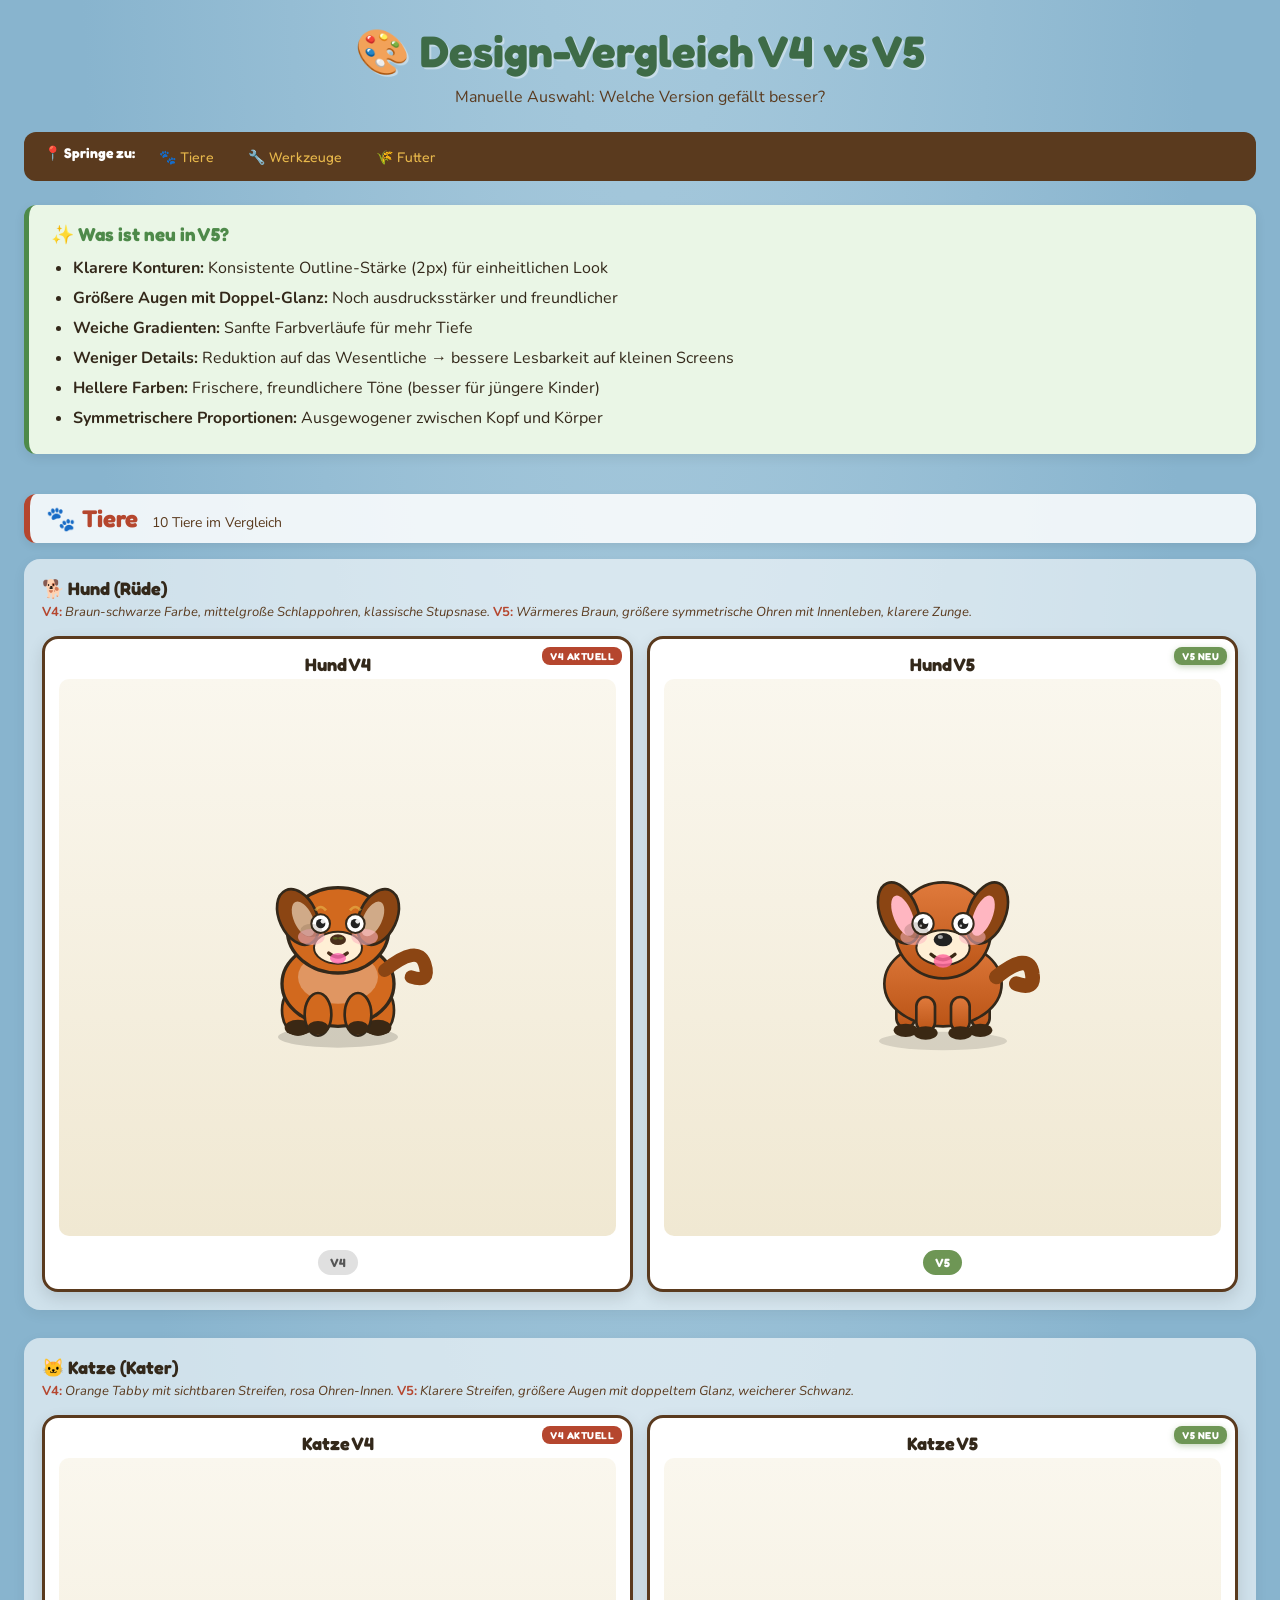
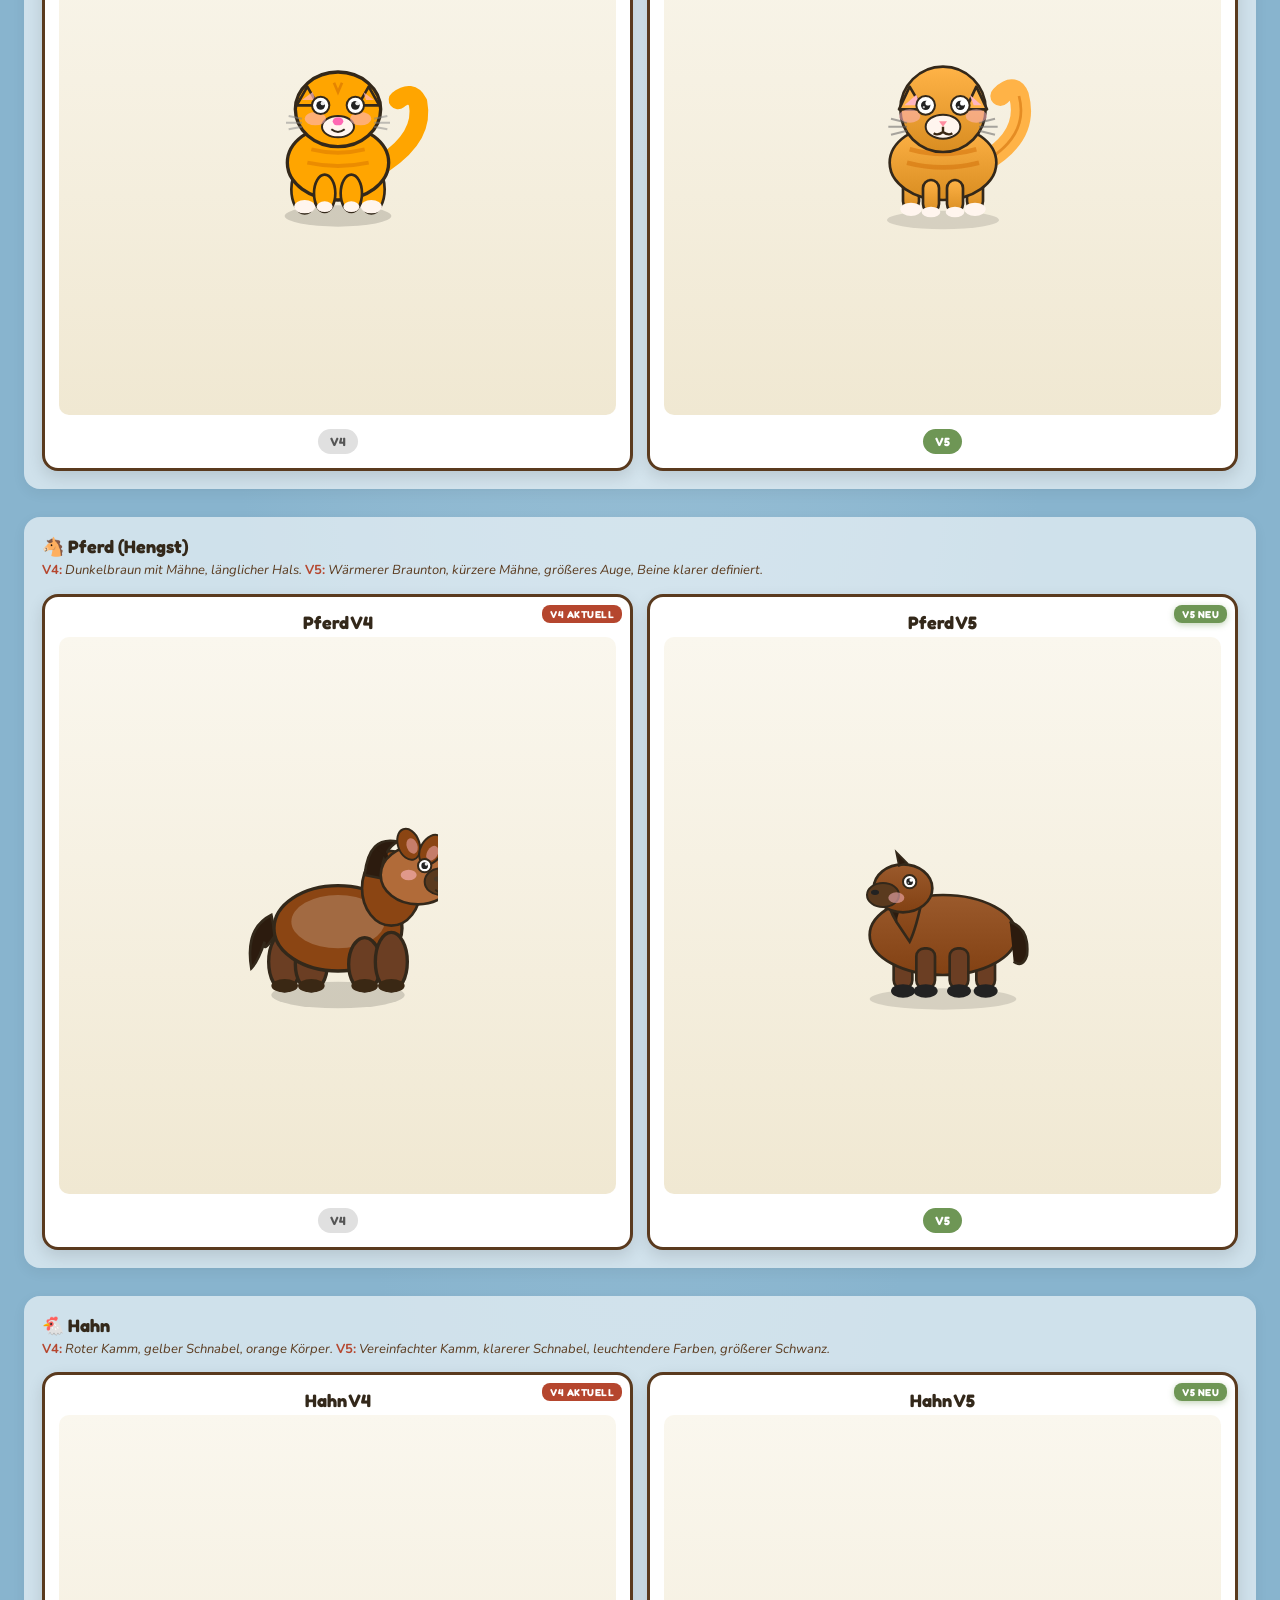
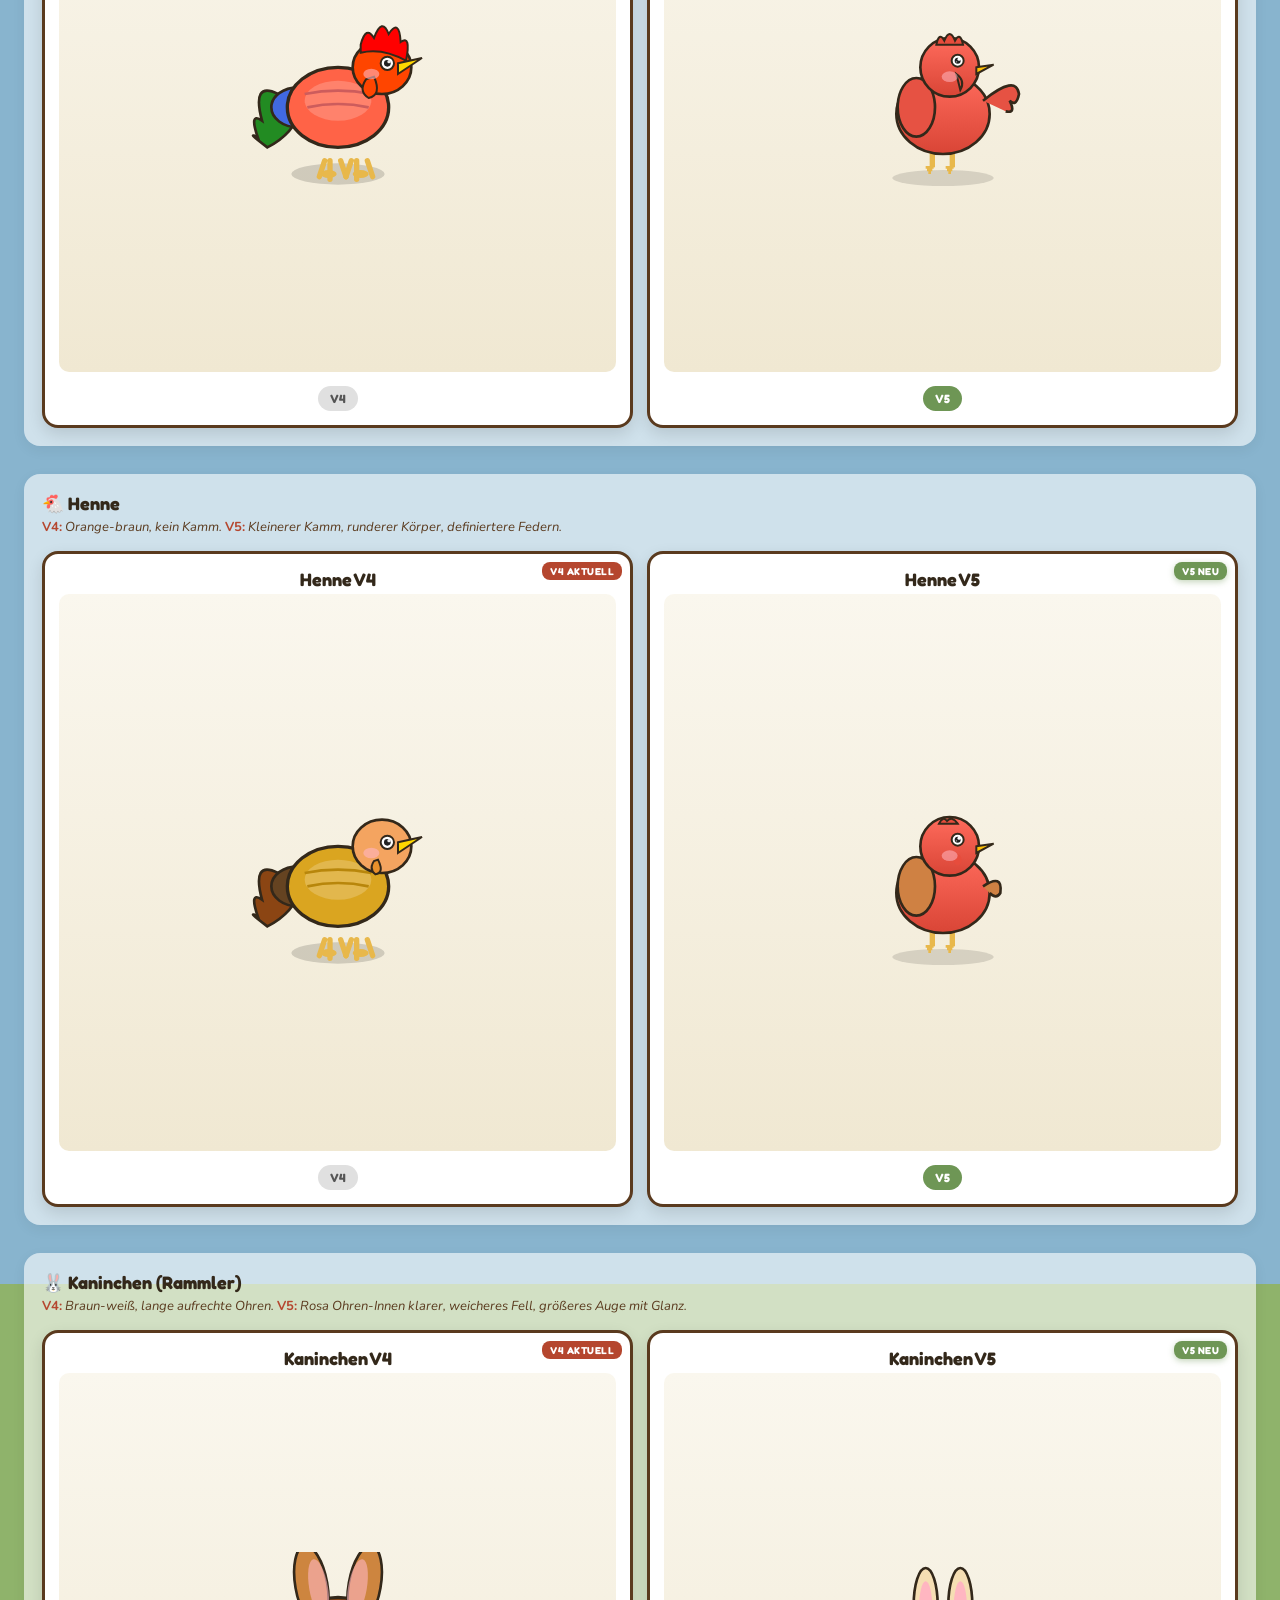
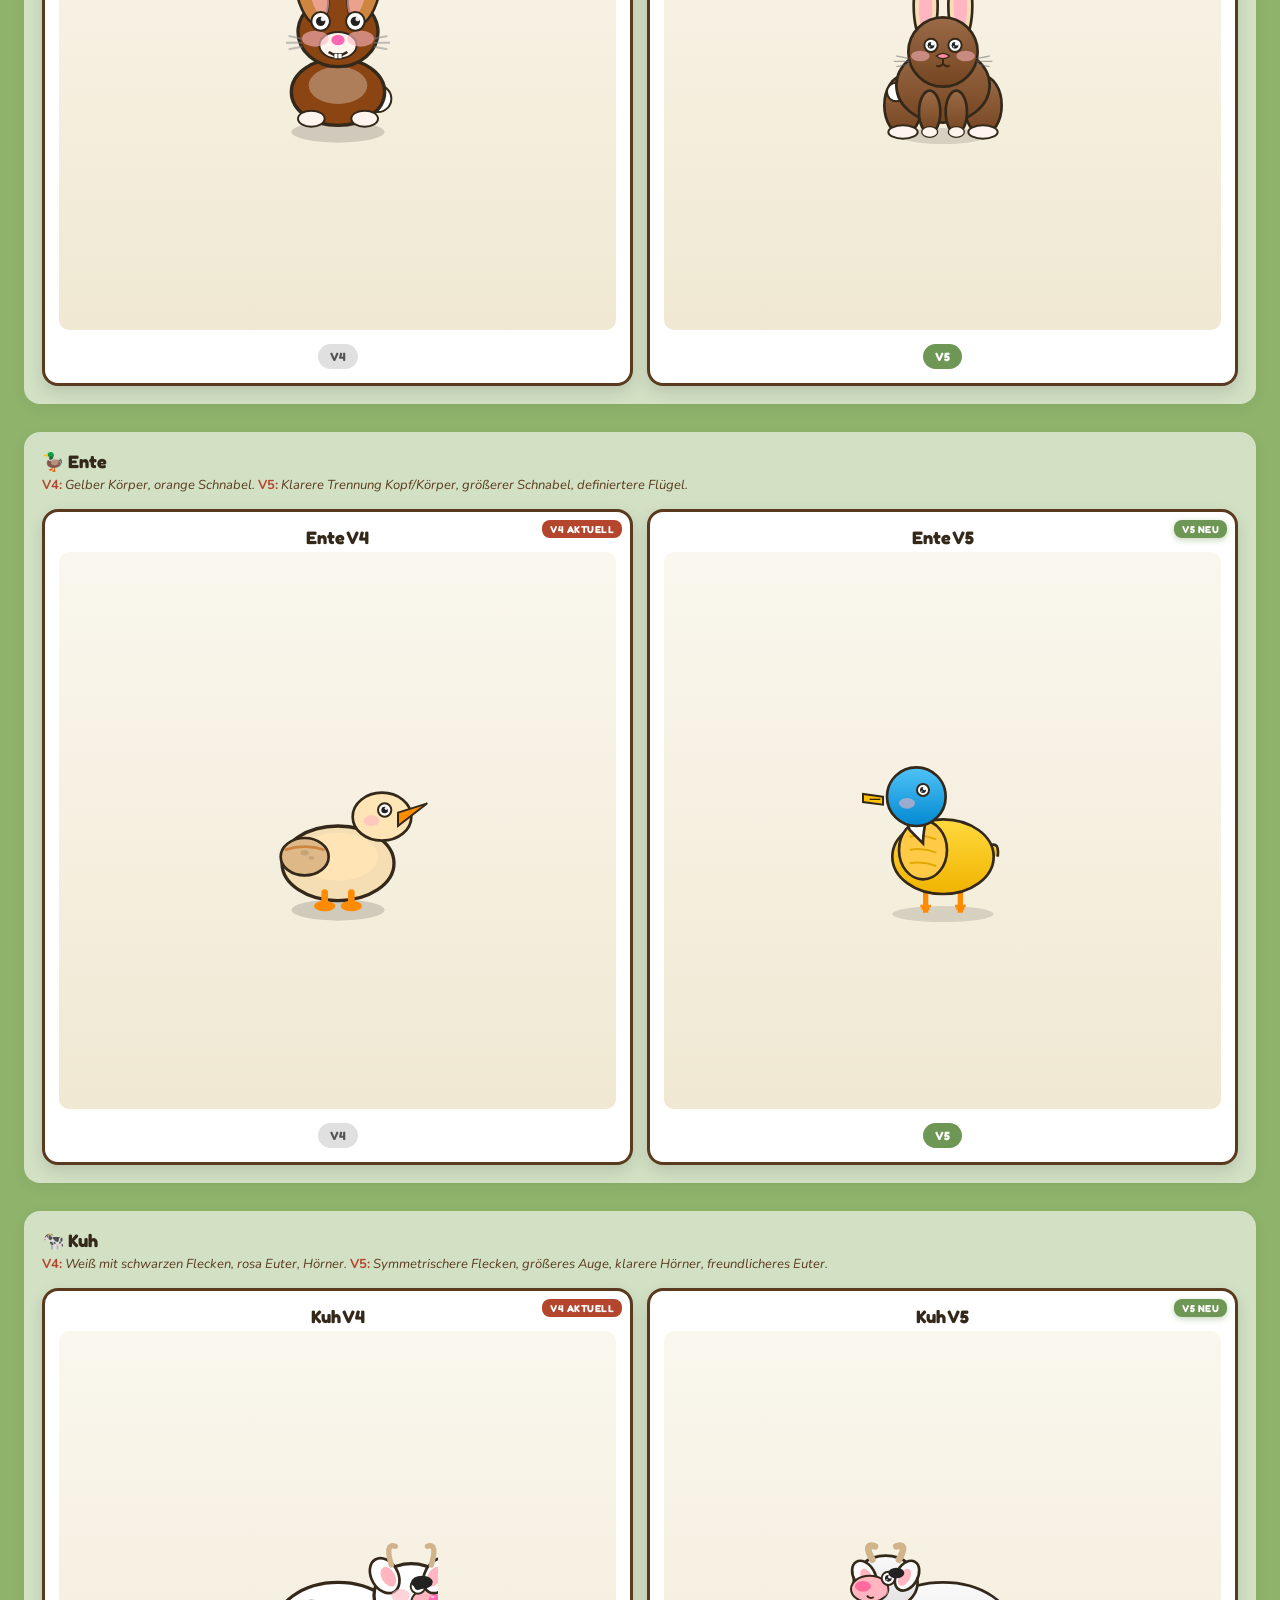
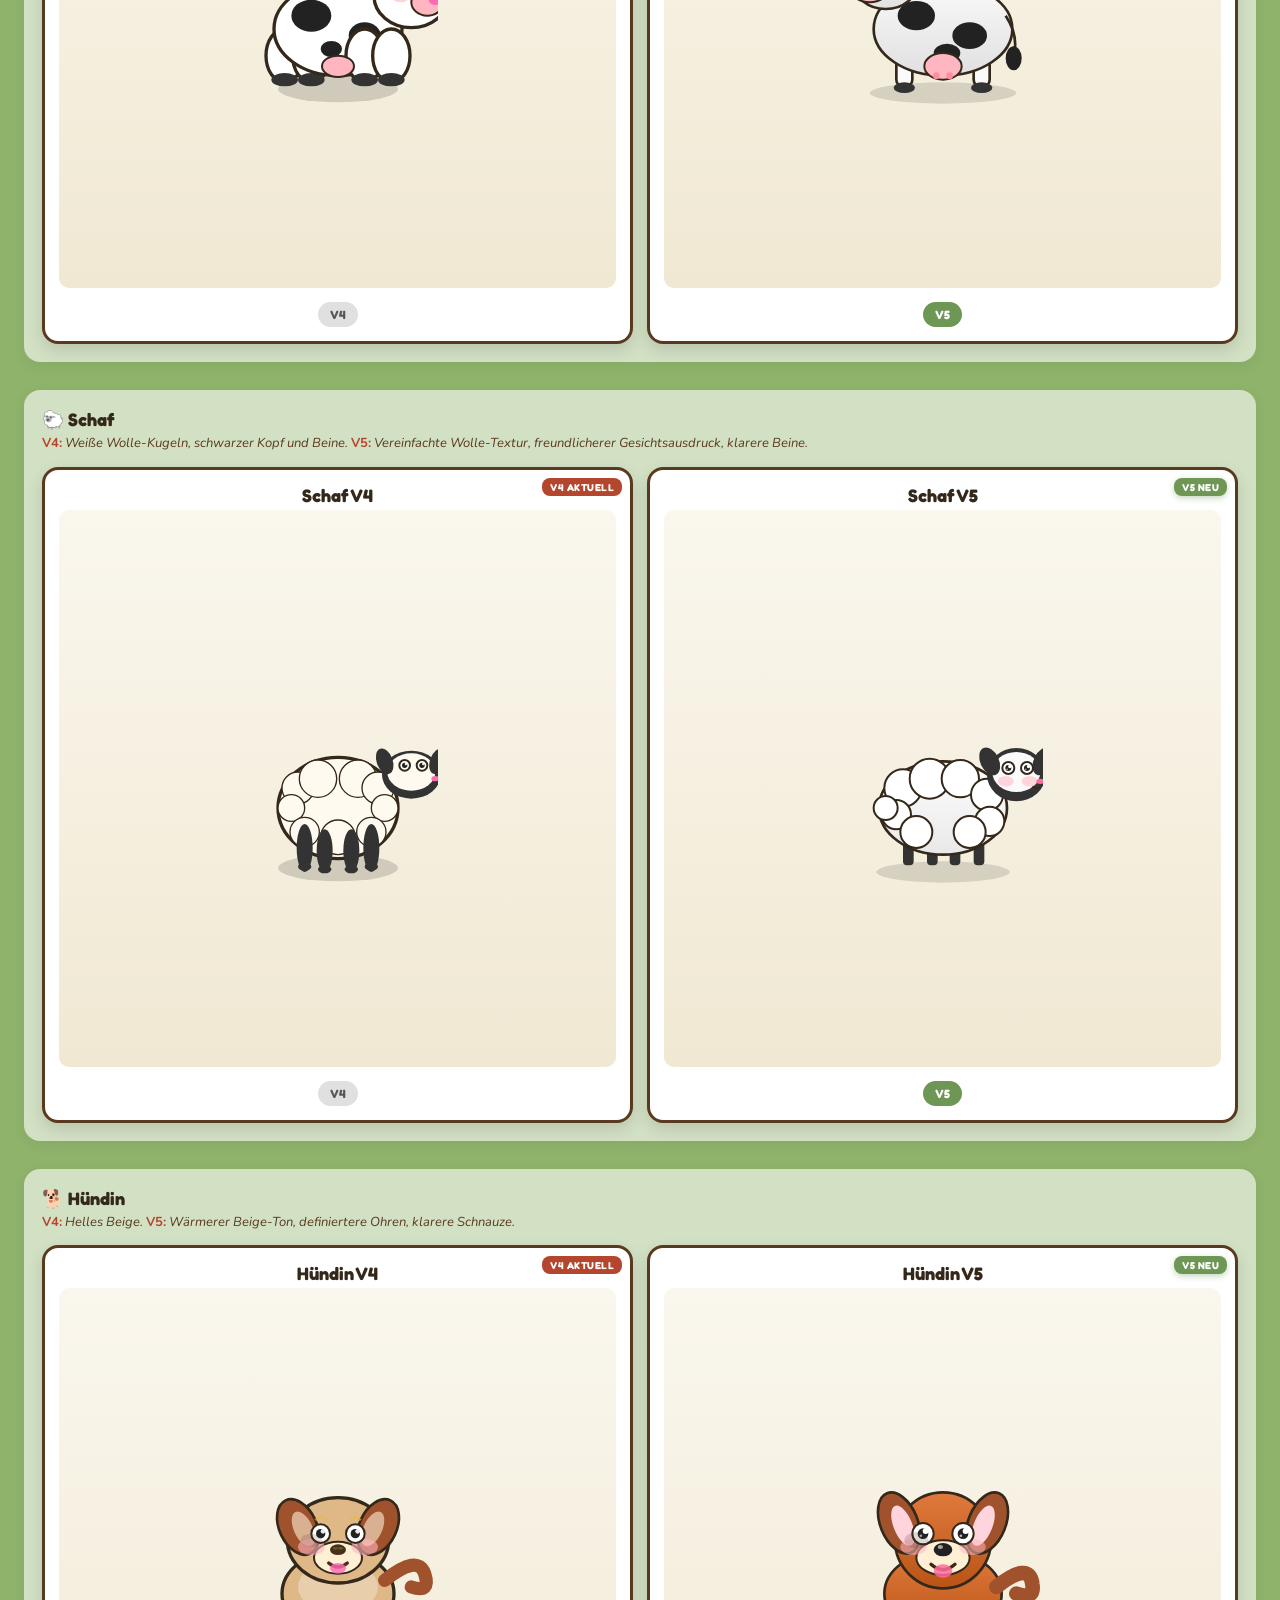
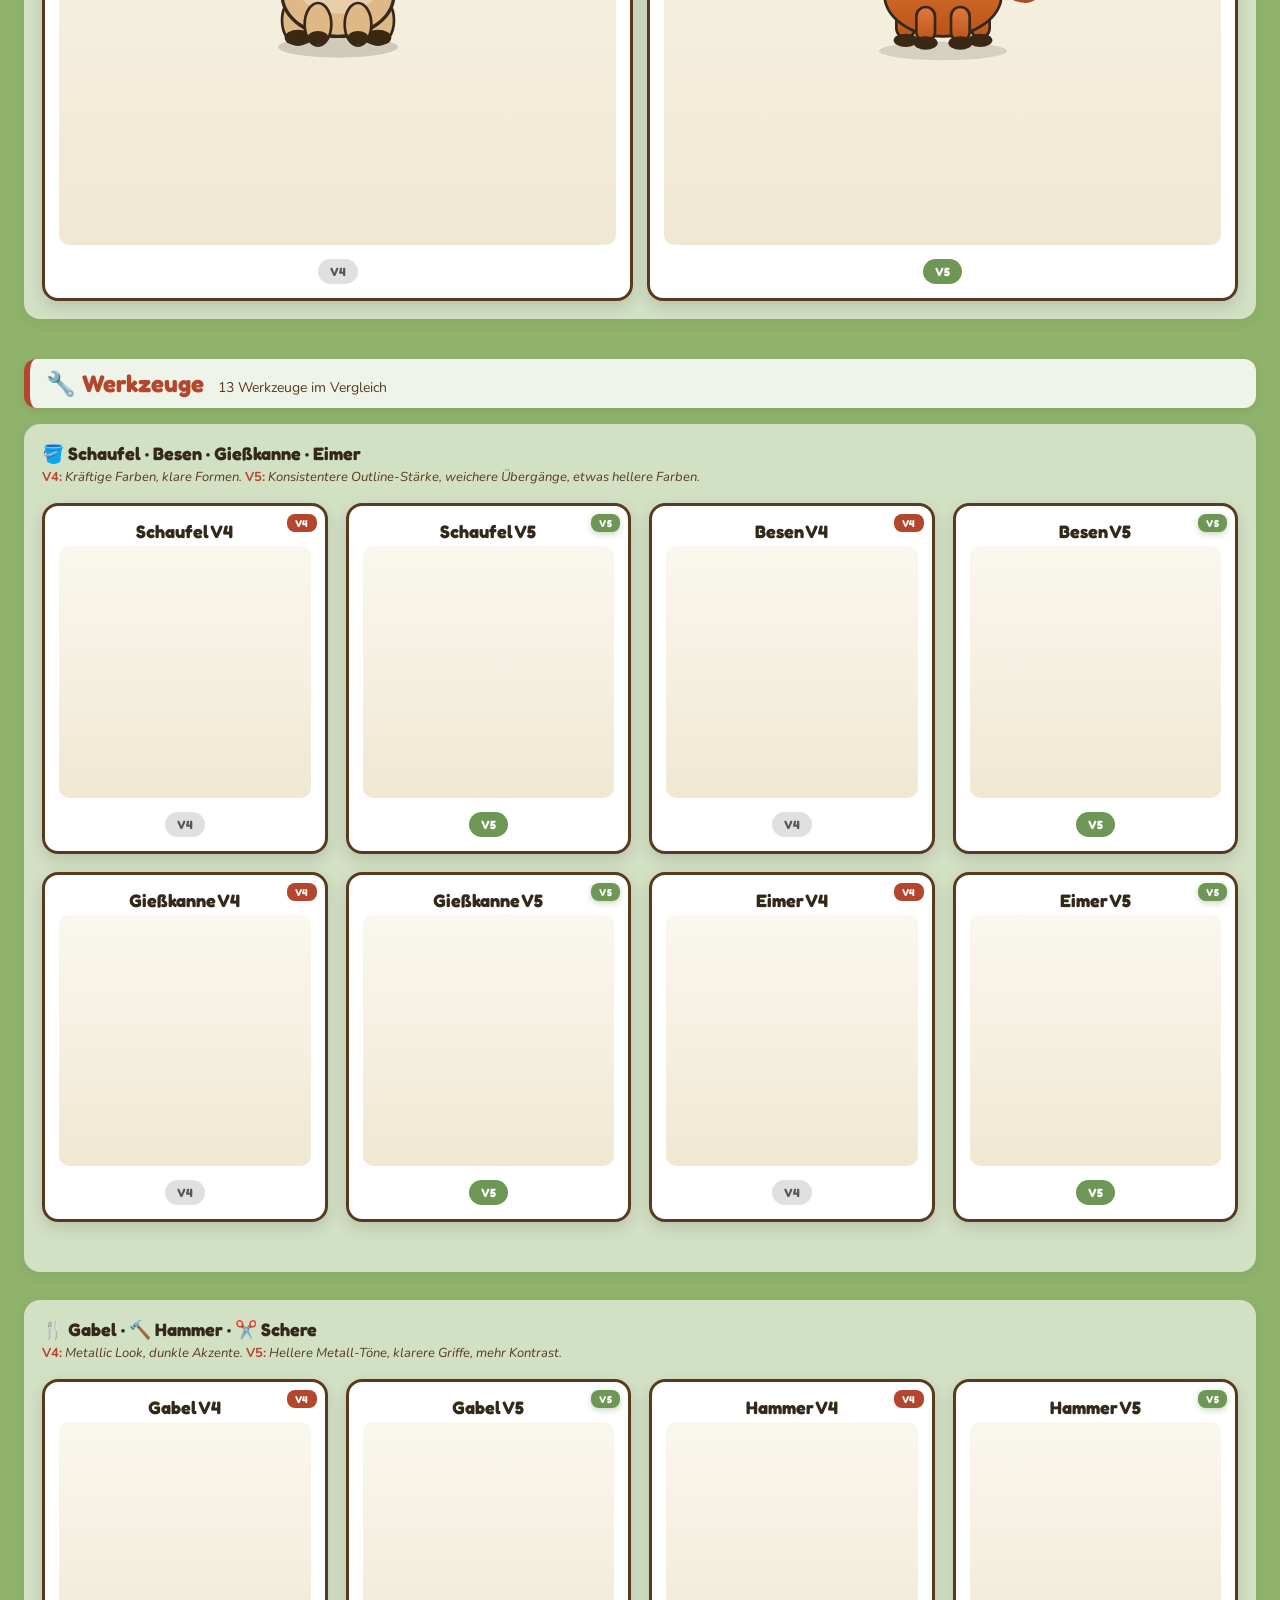
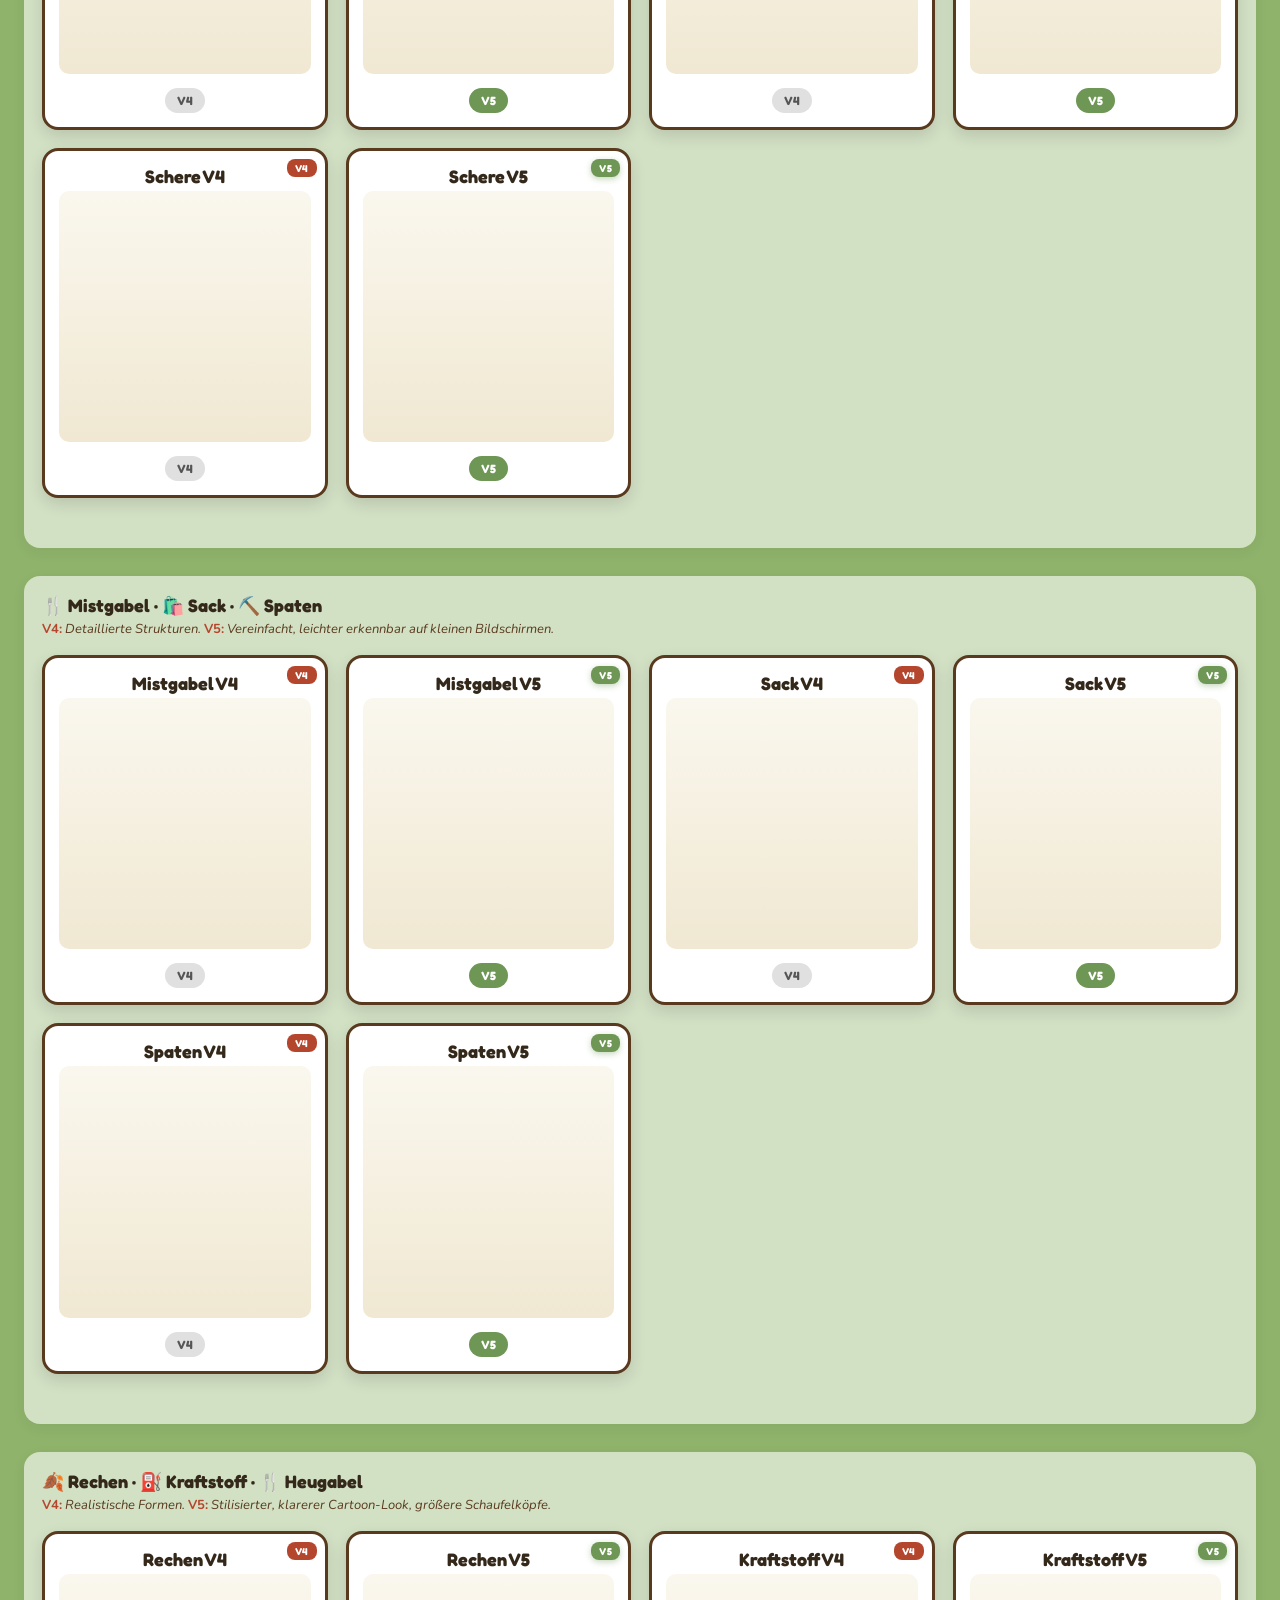
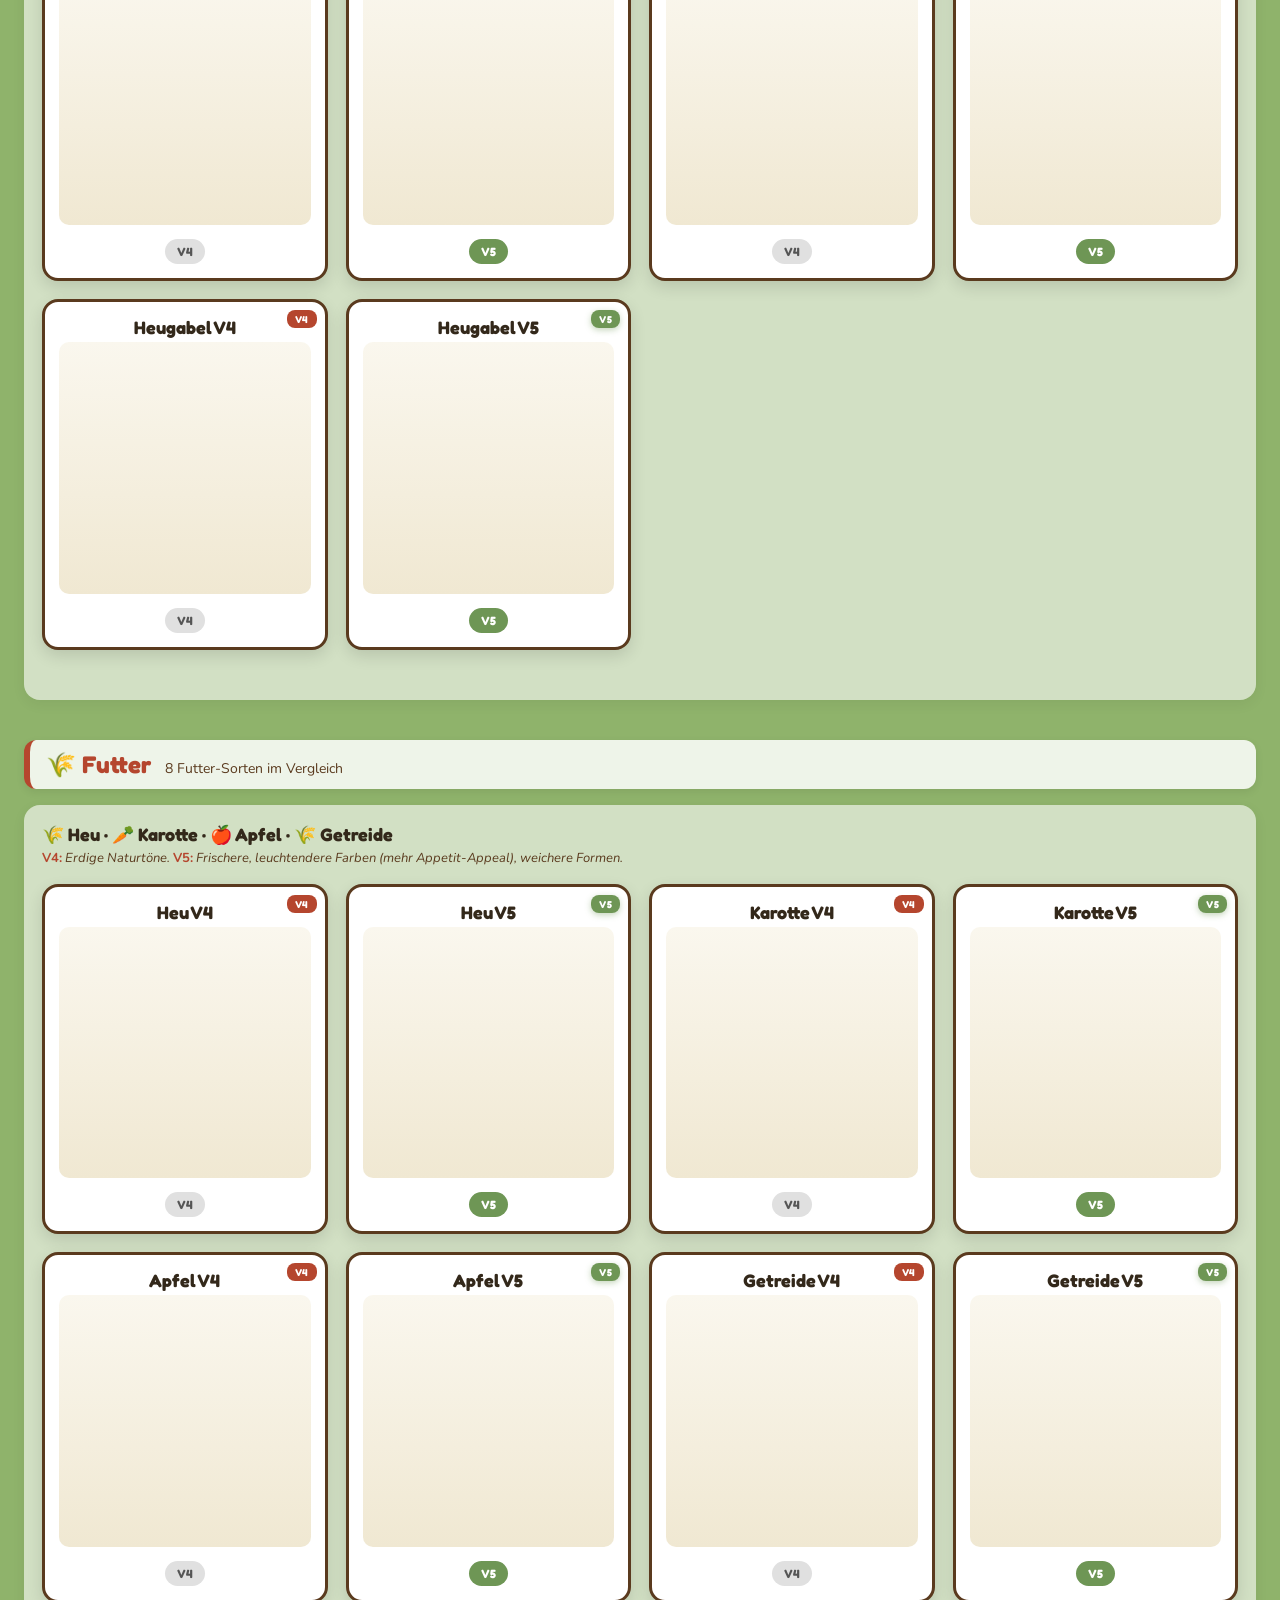
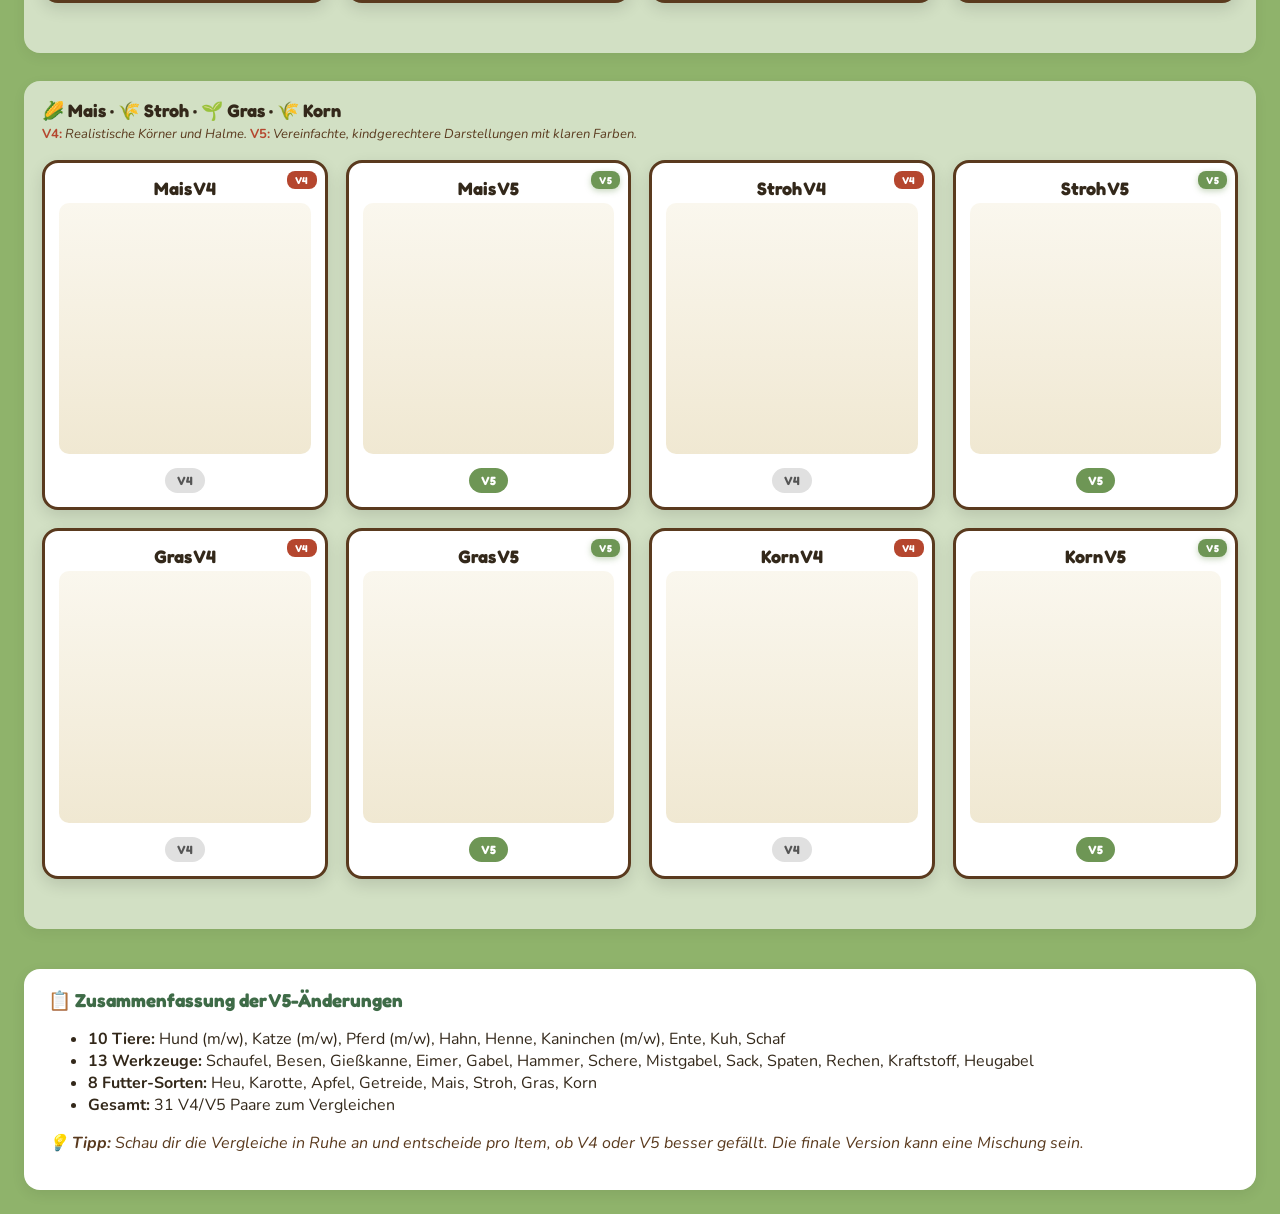
<file: design-vergleich-v5.html>
<!DOCTYPE html>
<html lang="de">
<head>
<meta charset="UTF-8">
<meta name="viewport" content="width=device-width, initial-scale=1">
<title>Design-Vergleich V4 vs V5</title>
<link rel="preconnect" href="https://fonts.googleapis.com">
<link rel="preconnect" href="https://fonts.gstatic.com" crossorigin>
<link href="https://fonts.googleapis.com/css2?family=Fredoka:wght@400;500;600;700&family=Nunito:wght@400;600;700&display=swap" rel="stylesheet">
<style>
  :root {
    --weide-tief:#3E6B47; --weide:#6E9655; --gras:#8FB36B;
    --scheune:#B5462E; --scheune-tief:#8F3220; --heu:#E8B84B;
    --holz:#A8743F; --holz-tief:#774E27; --holz-dunkel:#5A3A1E;
    --himmel:#AFCFE0; --himmel-tief:#88B4CE;
    --papier:#F3E9D6; --tinte:#33281A;
    --korrekt:#4E8A4A; --falsch:#C8523A;
    --display:'Fredoka', ui-rounded, sans-serif;
    --body:'Nunito', ui-rounded, sans-serif;
  }
  * { box-sizing: border-box; }
  body {
    font-family: var(--body);
    padding: 24px;
    margin: 0;
    background:
      radial-gradient(120% 90% at 50% -10%, var(--himmel) 0%, var(--himmel-tief) 38%, transparent 39%),
      linear-gradient(var(--himmel-tief) 0 32%, var(--gras) 32% 100%);
    min-height: 100vh;
    color: var(--tinte);
  }
  .container { max-width: 1400px; margin: 0 auto; }
  h1 {
    font-family: var(--display);
    color: var(--weide-tief);
    text-align: center;
    font-size: clamp(28px, 5vw, 44px);
    margin: 0 0 8px 0;
    text-shadow: 2px 2px 0 rgba(255,255,255,0.4);
  }
  .subtitle {
    text-align: center;
    color: var(--holz-dunkel);
    font-size: 16px;
    margin: 0 0 24px 0;
  }

  .info {
    background: #EAF6E6;
    border-left: 5px solid var(--korrekt);
    border-radius: 12px;
    padding: 18px 22px;
    margin: 24px 0;
    box-shadow: 0 4px 12px rgba(0,0,0,0.08);
  }
  .info h3 { margin: 0 0 10px 0; color: var(--korrekt); font-family: var(--display); }
  .info ul { margin: 0; padding-left: 22px; }
  .info li { margin: 6px 0; line-height: 1.5; }

  h2 {
    font-family: var(--display);
    color: var(--scheune);
    margin: 40px 0 16px 0;
    padding: 10px 16px;
    background: rgba(255,255,255,0.85);
    border-radius: 12px;
    border-left: 6px solid var(--scheune);
    box-shadow: 0 3px 8px rgba(0,0,0,0.08);
  }
  h2 small {
    font-family: var(--body);
    font-weight: 400;
    color: var(--holz-dunkel);
    font-size: 14px;
    margin-left: 8px;
  }

  .grid {
    display: grid;
    grid-template-columns: repeat(auto-fit, minmax(280px, 1fr));
    gap: 18px;
    margin: 16px 0 32px 0;
  }
  .karte {
    background: white;
    border: 3px solid var(--holz-dunkel);
    border-radius: 16px;
    padding: 14px;
    text-align: center;
    box-shadow: 0 6px 16px rgba(0,0,0,0.12);
    transition: transform 0.2s ease;
    position: relative;
  }
  .karte:hover { transform: translateY(-3px); box-shadow: 0 10px 22px rgba(0,0,0,0.16); }
  .karte h3 {
    margin: 0 0 10px 0;
    font-family: var(--display);
    font-size: 16px;
    color: var(--tinte);
  }
  .karte .svg-wrap {
    width: 100%;
    aspect-ratio: 1 / 1;
    display: flex;
    align-items: center;
    justify-content: center;
    background: linear-gradient(180deg, #FAF7EE 0%, #F0E8D2 100%);
    border-radius: 10px;
    margin-bottom: 10px;
    overflow: hidden;
  }
  .karte svg { width: 90%; height: 90%; max-width: 200px; max-height: 200px; }

  .badge {
    display: inline-block;
    padding: 5px 12px;
    border-radius: 14px;
    font-size: 12px;
    font-weight: 700;
    font-family: var(--display);
    margin-top: 4px;
  }
  .badge-v4 { background: #E0E0E0; color: #555; }
  .badge-v5 { background: var(--weide); color: white; }

  .label-v4, .label-v5 {
    position: absolute;
    top: 8px;
    right: 8px;
    padding: 3px 8px;
    border-radius: 8px;
    font-size: 10px;
    font-weight: 700;
    font-family: var(--display);
    text-transform: uppercase;
    letter-spacing: 0.5px;
  }
  .label-v4 { background: var(--scheune); color: white; }
  .label-v5 { background: var(--weide); color: white; box-shadow: 0 2px 6px rgba(110,150,85,0.4); }

  .item-block {
    background: rgba(255,255,255,0.6);
    border-radius: 16px;
    padding: 18px;
    margin-bottom: 28px;
    box-shadow: 0 4px 14px rgba(0,0,0,0.06);
  }
  .item-block h3 {
    font-family: var(--display);
    margin: 0 0 4px 0;
    color: var(--tinte);
    font-size: 18px;
  }
  .item-block .desc {
    margin: 0 0 14px 0;
    color: var(--holz-dunkel);
    font-size: 13px;
    line-height: 1.45;
    font-style: italic;
  }
  .item-block .desc b { color: var(--scheune); font-style: normal; }

  .pair-grid {
    display: grid;
    grid-template-columns: 1fr 1fr;
    gap: 14px;
  }
  @media (max-width: 600px) {
    .pair-grid { grid-template-columns: 1fr; }
  }

  .nav {
    background: var(--holz-dunkel);
    color: white;
    padding: 12px 20px;
    border-radius: 12px;
    margin-bottom: 24px;
    display: flex;
    gap: 14px;
    flex-wrap: wrap;
    font-family: var(--display);
    font-size: 14px;
  }
  .nav a {
    color: var(--heu);
    text-decoration: none;
    padding: 4px 10px;
    border-radius: 6px;
    transition: background 0.15s;
  }
  .nav a:hover { background: rgba(255,255,255,0.15); }

  .footer-info {
    background: white;
    border-radius: 16px;
    padding: 20px 24px;
    margin-top: 40px;
    box-shadow: 0 4px 14px rgba(0,0,0,0.08);
  }
  .footer-info h3 { margin: 0 0 12px 0; color: var(--weide-tief); font-family: var(--display); }
</style>
</head>
<body>
<div class="container">

<h1>🎨 Design-Vergleich V4 vs V5</h1>
<p class="subtitle">Manuelle Auswahl: Welche Version gefällt besser?</p>

<div class="nav">
  <strong>📍 Springe zu:</strong>
  <a href="#tiere">🐾 Tiere</a>
  <a href="#werkzeuge">🔧 Werkzeuge</a>
  <a href="#futter">🌾 Futter</a>
</div>

<div class="info">
  <h3>✨ Was ist neu in V5?</h3>
  <ul>
    <li><b>Klarere Konturen:</b> Konsistente Outline-Stärke (2px) für einheitlichen Look</li>
    <li><b>Größere Augen mit Doppel-Glanz:</b> Noch ausdrucksstärker und freundlicher</li>
    <li><b>Weiche Gradienten:</b> Sanfte Farbverläufe für mehr Tiefe</li>
    <li><b>Weniger Details:</b> Reduktion auf das Wesentliche → bessere Lesbarkeit auf kleinen Screens</li>
    <li><b>Hellere Farben:</b> Frischere, freundlichere Töne (besser für jüngere Kinder)</li>
    <li><b>Symmetrischere Proportionen:</b> Ausgewogener zwischen Kopf und Körper</li>
  </ul>
</div>

<h2 id="tiere">🐾 Tiere <small>10 Tiere im Vergleich</small></h2>

<!-- HUND -->
<div class="item-block">
  <h3>🐕 Hund (Rüde)</h3>
  <p class="desc">
    <b>V4:</b> Braun-schwarze Farbe, mittelgroße Schlappohren, klassische Stupsnase. 
    <b>V5:</b> Wärmeres Braun, größere symmetrische Ohren mit Innenleben, klarere Zunge.
  </p>
  <div class="pair-grid">
    <div class="karte">
      <span class="label-v4">V4 Aktuell</span>
      <h3>Hund V4</h3>
      <div class="svg-wrap" id="hund-v4"></div>
      <span class="badge badge-v4">V4</span>
    </div>
    <div class="karte">
      <span class="label-v5">V5 Neu</span>
      <h3>Hund V5</h3>
      <div class="svg-wrap" id="hund-v5"></div>
      <span class="badge badge-v5">V5</span>
    </div>
  </div>
</div>

<!-- KATZE -->
<div class="item-block">
  <h3>🐱 Katze (Kater)</h3>
  <p class="desc">
    <b>V4:</b> Orange Tabby mit sichtbaren Streifen, rosa Ohren-Innen. 
    <b>V5:</b> Klarere Streifen, größere Augen mit doppeltem Glanz, weicherer Schwanz.
  </p>
  <div class="pair-grid">
    <div class="karte">
      <span class="label-v4">V4 Aktuell</span>
      <h3>Katze V4</h3>
      <div class="svg-wrap" id="katze-v4"></div>
      <span class="badge badge-v4">V4</span>
    </div>
    <div class="karte">
      <span class="label-v5">V5 Neu</span>
      <h3>Katze V5</h3>
      <div class="svg-wrap" id="katze-v5"></div>
      <span class="badge badge-v5">V5</span>
    </div>
  </div>
</div>

<!-- PFERD -->
<div class="item-block">
  <h3>🐴 Pferd (Hengst)</h3>
  <p class="desc">
    <b>V4:</b> Dunkelbraun mit Mähne, länglicher Hals. 
    <b>V5:</b> Wärmerer Braunton, kürzere Mähne, größeres Auge, Beine klarer definiert.
  </p>
  <div class="pair-grid">
    <div class="karte">
      <span class="label-v4">V4 Aktuell</span>
      <h3>Pferd V4</h3>
      <div class="svg-wrap" id="pferd-v4"></div>
      <span class="badge badge-v4">V4</span>
    </div>
    <div class="karte">
      <span class="label-v5">V5 Neu</span>
      <h3>Pferd V5</h3>
      <div class="svg-wrap" id="pferd-v5"></div>
      <span class="badge badge-v5">V5</span>
    </div>
  </div>
</div>

<!-- HAHN -->
<div class="item-block">
  <h3>🐔 Hahn</h3>
  <p class="desc">
    <b>V4:</b> Roter Kamm, gelber Schnabel, orange Körper. 
    <b>V5:</b> Vereinfachter Kamm, klarerer Schnabel, leuchtendere Farben, größerer Schwanz.
  </p>
  <div class="pair-grid">
    <div class="karte">
      <span class="label-v4">V4 Aktuell</span>
      <h3>Hahn V4</h3>
      <div class="svg-wrap" id="hahn-v4"></div>
      <span class="badge badge-v4">V4</span>
    </div>
    <div class="karte">
      <span class="label-v5">V5 Neu</span>
      <h3>Hahn V5</h3>
      <div class="svg-wrap" id="hahn-v5"></div>
      <span class="badge badge-v5">V5</span>
    </div>
  </div>
</div>

<!-- HENNE -->
<div class="item-block">
  <h3>🐔 Henne</h3>
  <p class="desc">
    <b>V4:</b> Orange-braun, kein Kamm. 
    <b>V5:</b> Kleinerer Kamm, runderer Körper, definiertere Federn.
  </p>
  <div class="pair-grid">
    <div class="karte">
      <span class="label-v4">V4 Aktuell</span>
      <h3>Henne V4</h3>
      <div class="svg-wrap" id="henne-v4"></div>
      <span class="badge badge-v4">V4</span>
    </div>
    <div class="karte">
      <span class="label-v5">V5 Neu</span>
      <h3>Henne V5</h3>
      <div class="svg-wrap" id="henne-v5"></div>
      <span class="badge badge-v5">V5</span>
    </div>
  </div>
</div>

<!-- KANINCHEN -->
<div class="item-block">
  <h3>🐰 Kaninchen (Rammler)</h3>
  <p class="desc">
    <b>V4:</b> Braun-weiß, lange aufrechte Ohren. 
    <b>V5:</b> Rosa Ohren-Innen klarer, weicheres Fell, größeres Auge mit Glanz.
  </p>
  <div class="pair-grid">
    <div class="karte">
      <span class="label-v4">V4 Aktuell</span>
      <h3>Kaninchen V4</h3>
      <div class="svg-wrap" id="kaninchen-v4"></div>
      <span class="badge badge-v4">V4</span>
    </div>
    <div class="karte">
      <span class="label-v5">V5 Neu</span>
      <h3>Kaninchen V5</h3>
      <div class="svg-wrap" id="kaninchen-v5"></div>
      <span class="badge badge-v5">V5</span>
    </div>
  </div>
</div>

<!-- ENTE -->
<div class="item-block">
  <h3>🦆 Ente</h3>
  <p class="desc">
    <b>V4:</b> Gelber Körper, orange Schnabel. 
    <b>V5:</b> Klarere Trennung Kopf/Körper, größerer Schnabel, definiertere Flügel.
  </p>
  <div class="pair-grid">
    <div class="karte">
      <span class="label-v4">V4 Aktuell</span>
      <h3>Ente V4</h3>
      <div class="svg-wrap" id="ente-v4"></div>
      <span class="badge badge-v4">V4</span>
    </div>
    <div class="karte">
      <span class="label-v5">V5 Neu</span>
      <h3>Ente V5</h3>
      <div class="svg-wrap" id="ente-v5"></div>
      <span class="badge badge-v5">V5</span>
    </div>
  </div>
</div>

<!-- KUH -->
<div class="item-block">
  <h3>🐄 Kuh</h3>
  <p class="desc">
    <b>V4:</b> Weiß mit schwarzen Flecken, rosa Euter, Hörner. 
    <b>V5:</b> Symmetrischere Flecken, größeres Auge, klarere Hörner, freundlicheres Euter.
  </p>
  <div class="pair-grid">
    <div class="karte">
      <span class="label-v4">V4 Aktuell</span>
      <h3>Kuh V4</h3>
      <div class="svg-wrap" id="kuh-v4"></div>
      <span class="badge badge-v4">V4</span>
    </div>
    <div class="karte">
      <span class="label-v5">V5 Neu</span>
      <h3>Kuh V5</h3>
      <div class="svg-wrap" id="kuh-v5"></div>
      <span class="badge badge-v5">V5</span>
    </div>
  </div>
</div>

<!-- SCHAF -->
<div class="item-block">
  <h3>🐑 Schaf</h3>
  <p class="desc">
    <b>V4:</b> Weiße Wolle-Kugeln, schwarzer Kopf und Beine. 
    <b>V5:</b> Vereinfachte Wolle-Textur, freundlicherer Gesichtsausdruck, klarere Beine.
  </p>
  <div class="pair-grid">
    <div class="karte">
      <span class="label-v4">V4 Aktuell</span>
      <h3>Schaf V4</h3>
      <div class="svg-wrap" id="schaf-v4"></div>
      <span class="badge badge-v4">V4</span>
    </div>
    <div class="karte">
      <span class="label-v5">V5 Neu</span>
      <h3>Schaf V5</h3>
      <div class="svg-wrap" id="schaf-v5"></div>
      <span class="badge badge-v5">V5</span>
    </div>
  </div>
</div>

<!-- HUENDIN -->
<div class="item-block">
  <h3>🐕 Hündin</h3>
  <p class="desc">
    <b>V4:</b> Helles Beige. 
    <b>V5:</b> Wärmerer Beige-Ton, definiertere Ohren, klarere Schnauze.
  </p>
  <div class="pair-grid">
    <div class="karte">
      <span class="label-v4">V4 Aktuell</span>
      <h3>Hündin V4</h3>
      <div class="svg-wrap" id="huendin-v4"></div>
      <span class="badge badge-v4">V4</span>
    </div>
    <div class="karte">
      <span class="label-v5">V5 Neu</span>
      <h3>Hündin V5</h3>
      <div class="svg-wrap" id="huendin-v5"></div>
      <span class="badge badge-v5">V5</span>
    </div>
  </div>
</div>

<h2 id="werkzeuge">🔧 Werkzeuge <small>13 Werkzeuge im Vergleich</small></h2>

<!-- Schaufel, Besen, Giesskanne, Eimer -->
<div class="item-block">
  <h3>🪣 Schaufel · Besen · Gießkanne · Eimer</h3>
  <p class="desc">
    <b>V4:</b> Kräftige Farben, klare Formen. 
    <b>V5:</b> Konsistentere Outline-Stärke, weichere Übergänge, etwas hellere Farben.
  </p>
  <div class="grid">
    <div class="karte">
      <span class="label-v4">V4</span>
      <h3>Schaufel V4</h3>
      <div class="svg-wrap" id="schaufel-v4"></div>
      <span class="badge badge-v4">V4</span>
    </div>
    <div class="karte">
      <span class="label-v5">V5</span>
      <h3>Schaufel V5</h3>
      <div class="svg-wrap" id="schaufel-v5"></div>
      <span class="badge badge-v5">V5</span>
    </div>
    <div class="karte">
      <span class="label-v4">V4</span>
      <h3>Besen V4</h3>
      <div class="svg-wrap" id="besen-v4"></div>
      <span class="badge badge-v4">V4</span>
    </div>
    <div class="karte">
      <span class="label-v5">V5</span>
      <h3>Besen V5</h3>
      <div class="svg-wrap" id="besen-v5"></div>
      <span class="badge badge-v5">V5</span>
    </div>
    <div class="karte">
      <span class="label-v4">V4</span>
      <h3>Gießkanne V4</h3>
      <div class="svg-wrap" id="giesskanne-v4"></div>
      <span class="badge badge-v4">V4</span>
    </div>
    <div class="karte">
      <span class="label-v5">V5</span>
      <h3>Gießkanne V5</h3>
      <div class="svg-wrap" id="giesskanne-v5"></div>
      <span class="badge badge-v5">V5</span>
    </div>
    <div class="karte">
      <span class="label-v4">V4</span>
      <h3>Eimer V4</h3>
      <div class="svg-wrap" id="eimer-v4"></div>
      <span class="badge badge-v4">V4</span>
    </div>
    <div class="karte">
      <span class="label-v5">V5</span>
      <h3>Eimer V5</h3>
      <div class="svg-wrap" id="eimer-v5"></div>
      <span class="badge badge-v5">V5</span>
    </div>
  </div>
</div>

<!-- Gabel, Hammer, Schere -->
<div class="item-block">
  <h3>🍴 Gabel · 🔨 Hammer · ✂️ Schere</h3>
  <p class="desc">
    <b>V4:</b> Metallic Look, dunkle Akzente. 
    <b>V5:</b> Hellere Metall-Töne, klarere Griffe, mehr Kontrast.
  </p>
  <div class="grid">
    <div class="karte">
      <span class="label-v4">V4</span>
      <h3>Gabel V4</h3>
      <div class="svg-wrap" id="gabel-v4"></div>
      <span class="badge badge-v4">V4</span>
    </div>
    <div class="karte">
      <span class="label-v5">V5</span>
      <h3>Gabel V5</h3>
      <div class="svg-wrap" id="gabel-v5"></div>
      <span class="badge badge-v5">V5</span>
    </div>
    <div class="karte">
      <span class="label-v4">V4</span>
      <h3>Hammer V4</h3>
      <div class="svg-wrap" id="hammer-v4"></div>
      <span class="badge badge-v4">V4</span>
    </div>
    <div class="karte">
      <span class="label-v5">V5</span>
      <h3>Hammer V5</h3>
      <div class="svg-wrap" id="hammer-v5"></div>
      <span class="badge badge-v5">V5</span>
    </div>
    <div class="karte">
      <span class="label-v4">V4</span>
      <h3>Schere V4</h3>
      <div class="svg-wrap" id="schere-v4"></div>
      <span class="badge badge-v4">V4</span>
    </div>
    <div class="karte">
      <span class="label-v5">V5</span>
      <h3>Schere V5</h3>
      <div class="svg-wrap" id="schere-v5"></div>
      <span class="badge badge-v5">V5</span>
    </div>
  </div>
</div>

<!-- Mistgabel, Sack, Spaten -->
<div class="item-block">
  <h3>🍴 Mistgabel · 🛍️ Sack · ⛏️ Spaten</h3>
  <p class="desc">
    <b>V4:</b> Detaillierte Strukturen. 
    <b>V5:</b> Vereinfacht, leichter erkennbar auf kleinen Bildschirmen.
  </p>
  <div class="grid">
    <div class="karte">
      <span class="label-v4">V4</span>
      <h3>Mistgabel V4</h3>
      <div class="svg-wrap" id="mistgabel-v4"></div>
      <span class="badge badge-v4">V4</span>
    </div>
    <div class="karte">
      <span class="label-v5">V5</span>
      <h3>Mistgabel V5</h3>
      <div class="svg-wrap" id="mistgabel-v5"></div>
      <span class="badge badge-v5">V5</span>
    </div>
    <div class="karte">
      <span class="label-v4">V4</span>
      <h3>Sack V4</h3>
      <div class="svg-wrap" id="sack-v4"></div>
      <span class="badge badge-v4">V4</span>
    </div>
    <div class="karte">
      <span class="label-v5">V5</span>
      <h3>Sack V5</h3>
      <div class="svg-wrap" id="sack-v5"></div>
      <span class="badge badge-v5">V5</span>
    </div>
    <div class="karte">
      <span class="label-v4">V4</span>
      <h3>Spaten V4</h3>
      <div class="svg-wrap" id="spaten-v4"></div>
      <span class="badge badge-v4">V4</span>
    </div>
    <div class="karte">
      <span class="label-v5">V5</span>
      <h3>Spaten V5</h3>
      <div class="svg-wrap" id="spaten-v5"></div>
      <span class="badge badge-v5">V5</span>
    </div>
  </div>
</div>

<!-- Rechen, Kraftstoff, Heugabel -->
<div class="item-block">
  <h3>🍂 Rechen · ⛽ Kraftstoff · 🍴 Heugabel</h3>
  <p class="desc">
    <b>V4:</b> Realistische Formen. 
    <b>V5:</b> Stilisierter, klarerer Cartoon-Look, größere Schaufelköpfe.
  </p>
  <div class="grid">
    <div class="karte">
      <span class="label-v4">V4</span>
      <h3>Rechen V4</h3>
      <div class="svg-wrap" id="rechen-v4"></div>
      <span class="badge badge-v4">V4</span>
    </div>
    <div class="karte">
      <span class="label-v5">V5</span>
      <h3>Rechen V5</h3>
      <div class="svg-wrap" id="rechen-v5"></div>
      <span class="badge badge-v5">V5</span>
    </div>
    <div class="karte">
      <span class="label-v4">V4</span>
      <h3>Kraftstoff V4</h3>
      <div class="svg-wrap" id="kraftstoff-v4"></div>
      <span class="badge badge-v4">V4</span>
    </div>
    <div class="karte">
      <span class="label-v5">V5</span>
      <h3>Kraftstoff V5</h3>
      <div class="svg-wrap" id="kraftstoff-v5"></div>
      <span class="badge badge-v5">V5</span>
    </div>
    <div class="karte">
      <span class="label-v4">V4</span>
      <h3>Heugabel V4</h3>
      <div class="svg-wrap" id="heugabel-v4"></div>
      <span class="badge badge-v4">V4</span>
    </div>
    <div class="karte">
      <span class="label-v5">V5</span>
      <h3>Heugabel V5</h3>
      <div class="svg-wrap" id="heugabel-v5"></div>
      <span class="badge badge-v5">V5</span>
    </div>
  </div>
</div>

<h2 id="futter">🌾 Futter <small>8 Futter-Sorten im Vergleich</small></h2>

<!-- Heu, Karotte, Apfel, Getreide -->
<div class="item-block">
  <h3>🌾 Heu · 🥕 Karotte · 🍎 Apfel · 🌾 Getreide</h3>
  <p class="desc">
    <b>V4:</b> Erdige Naturtöne. 
    <b>V5:</b> Frischere, leuchtendere Farben (mehr Appetit-Appeal), weichere Formen.
  </p>
  <div class="grid">
    <div class="karte">
      <span class="label-v4">V4</span>
      <h3>Heu V4</h3>
      <div class="svg-wrap" id="heu-v4"></div>
      <span class="badge badge-v4">V4</span>
    </div>
    <div class="karte">
      <span class="label-v5">V5</span>
      <h3>Heu V5</h3>
      <div class="svg-wrap" id="heu-v5"></div>
      <span class="badge badge-v5">V5</span>
    </div>
    <div class="karte">
      <span class="label-v4">V4</span>
      <h3>Karotte V4</h3>
      <div class="svg-wrap" id="karotte-v4"></div>
      <span class="badge badge-v4">V4</span>
    </div>
    <div class="karte">
      <span class="label-v5">V5</span>
      <h3>Karotte V5</h3>
      <div class="svg-wrap" id="karotte-v5"></div>
      <span class="badge badge-v5">V5</span>
    </div>
    <div class="karte">
      <span class="label-v4">V4</span>
      <h3>Apfel V4</h3>
      <div class="svg-wrap" id="apfel-v4"></div>
      <span class="badge badge-v4">V4</span>
    </div>
    <div class="karte">
      <span class="label-v5">V5</span>
      <h3>Apfel V5</h3>
      <div class="svg-wrap" id="apfel-v5"></div>
      <span class="badge badge-v5">V5</span>
    </div>
    <div class="karte">
      <span class="label-v4">V4</span>
      <h3>Getreide V4</h3>
      <div class="svg-wrap" id="getreide-v4"></div>
      <span class="badge badge-v4">V4</span>
    </div>
    <div class="karte">
      <span class="label-v5">V5</span>
      <h3>Getreide V5</h3>
      <div class="svg-wrap" id="getreide-v5"></div>
      <span class="badge badge-v5">V5</span>
    </div>
  </div>
</div>

<!-- Mais, Stroh, Gras, Korn -->
<div class="item-block">
  <h3>🌽 Mais · 🌾 Stroh · 🌱 Gras · 🌾 Korn</h3>
  <p class="desc">
    <b>V4:</b> Realistische Körner und Halme. 
    <b>V5:</b> Vereinfachte, kindgerechtere Darstellungen mit klaren Farben.
  </p>
  <div class="grid">
    <div class="karte">
      <span class="label-v4">V4</span>
      <h3>Mais V4</h3>
      <div class="svg-wrap" id="mais-v4"></div>
      <span class="badge badge-v4">V4</span>
    </div>
    <div class="karte">
      <span class="label-v5">V5</span>
      <h3>Mais V5</h3>
      <div class="svg-wrap" id="mais-v5"></div>
      <span class="badge badge-v5">V5</span>
    </div>
    <div class="karte">
      <span class="label-v4">V4</span>
      <h3>Stroh V4</h3>
      <div class="svg-wrap" id="stroh-v4"></div>
      <span class="badge badge-v4">V4</span>
    </div>
    <div class="karte">
      <span class="label-v5">V5</span>
      <h3>Stroh V5</h3>
      <div class="svg-wrap" id="stroh-v5"></div>
      <span class="badge badge-v5">V5</span>
    </div>
    <div class="karte">
      <span class="label-v4">V4</span>
      <h3>Gras V4</h3>
      <div class="svg-wrap" id="gras-v4"></div>
      <span class="badge badge-v4">V4</span>
    </div>
    <div class="karte">
      <span class="label-v5">V5</span>
      <h3>Gras V5</h3>
      <div class="svg-wrap" id="gras-v5"></div>
      <span class="badge badge-v5">V5</span>
    </div>
    <div class="karte">
      <span class="label-v4">V4</span>
      <h3>Korn V4</h3>
      <div class="svg-wrap" id="korn-v4"></div>
      <span class="badge badge-v4">V4</span>
    </div>
    <div class="karte">
      <span class="label-v5">V5</span>
      <h3>Korn V5</h3>
      <div class="svg-wrap" id="korn-v5"></div>
      <span class="badge badge-v5">V5</span>
    </div>
  </div>
</div>

<div class="footer-info">
  <h3>📋 Zusammenfassung der V5-Änderungen</h3>
  <ul>
    <li><b>10 Tiere:</b> Hund (m/w), Katze (m/w), Pferd (m/w), Hahn, Henne, Kaninchen (m/w), Ente, Kuh, Schaf</li>
    <li><b>13 Werkzeuge:</b> Schaufel, Besen, Gießkanne, Eimer, Gabel, Hammer, Schere, Mistgabel, Sack, Spaten, Rechen, Kraftstoff, Heugabel</li>
    <li><b>8 Futter-Sorten:</b> Heu, Karotte, Apfel, Getreide, Mais, Stroh, Gras, Korn</li>
    <li><b>Gesamt:</b> 31 V4/V5 Paare zum Vergleichen</li>
  </ul>
  <p style="margin-top: 16px; font-style: italic; color: var(--holz-dunkel);">
    💡 <b>Tipp:</b> Schau dir die Vergleiche in Ruhe an und entscheide pro Item, ob V4 oder V5 besser gefällt. 
    Die finale Version kann eine Mischung sein.
  </p>
</div>

</div>

<!-- V4 originals -->
<script src="tiere-v4.js"></script>
<script src="werkzeuge-futter-v4.js"></script>

<script>
/* ============================================================
   V5 Designs - Verbesserte Versionen
   ============================================================ */
const O5 = '#33281A';
const svgW5 = (w, h) => `viewBox="0 0 150 150" xmlns="http://www.w3.org/2000/svg"`;
const svgWrap5 = (c) => `<svg ${svgW5(150, 150)}>${c}</svg>`;

// Auge mit Doppel-Glanz für V5
const augeV5 = (cx, cy, r) =>
  `<circle cx="${cx}" cy="${cy}" r="${r}" fill="#FFF" stroke="${O5}" stroke-width="1.5"/>`+
  `<circle cx="${cx}" cy="${cy}" r="${r*0.5}" fill="#222"/>`+
  `<circle cx="${cx+r*0.25}" cy="${cy-r*0.25}" r="${r*0.28}" fill="#FFF"/>`+
  `<circle cx="${cx-r*0.2}" cy="${cy+r*0.2}" r="${r*0.12}" fill="#FFF" opacity="0.7"/>`;

const wangeV5 = (cx, cy, rx, ry) =>
  `<ellipse cx="${cx}" cy="${cy}" rx="${rx}" ry="${ry}" fill="#FFB6C1" opacity="0.55"/>`;

const gradientDefs5 = (id, c1, c2) =>
  `<defs><linearGradient id="${id}" x1="0" y1="0" x2="0" y2="1">`+
  `<stop offset="0%" stop-color="${c1}"/><stop offset="100%" stop-color="${c2}"/>`+
  `</linearGradient></defs>`;

// =========== HUND V5 ===========
const hundV5 = (bodyColor, earColor, earInner) => svgWrap5(
  gradientDefs5('hundBody', bodyColor, lighten(bodyColor, -15)) +
  // Schatten
  `<ellipse cx="75" cy="138" rx="48" ry="7" fill="#000" opacity="0.12"/>`+
  // Hinterbeine
  `<rect x="40" y="100" width="14" height="28" rx="7" fill="url(#hundBody)" stroke="${O5}" stroke-width="2"/>`+
  `<rect x="96" y="100" width="14" height="28" rx="7" fill="url(#hundBody)" stroke="${O5}" stroke-width="2"/>`+
  `<ellipse cx="47" cy="130" rx="9" ry="5" fill="#3A2814"/>`+
  `<ellipse cx="103" cy="130" rx="9" ry="5" fill="#3A2814"/>`+
  // Körper
  `<ellipse cx="75" cy="95" rx="44" ry="32" fill="url(#hundBody)" stroke="${O5}" stroke-width="2"/>`+
  // Schwanz
  `<path d="M115 90 Q140 70 142 88 Q144 100 130 95" fill="none" stroke="${earColor}" stroke-width="11" stroke-linecap="round"/>`+
  // Vorderbeine
  `<rect x="55" y="105" width="14" height="26" rx="7" fill="url(#hundBody)" stroke="${O5}" stroke-width="2"/>`+
  `<rect x="81" y="105" width="14" height="26" rx="7" fill="url(#hundBody)" stroke="${O5}" stroke-width="2"/>`+
  `<ellipse cx="62" cy="132" rx="9" ry="5" fill="#3A2814"/>`+
  `<ellipse cx="88" cy="132" rx="9" ry="5" fill="#3A2814"/>`+
  // Kopf (groß, rund)
  `<circle cx="75" cy="55" r="36" fill="url(#hundBody)" stroke="${O5}" stroke-width="2"/>`+
  // Ohren (klar definiert, symmetrisch)
  `<ellipse cx="42" cy="42" rx="14" ry="24" fill="${earColor}" stroke="${O5}" stroke-width="2" transform="rotate(-22 42 42)"/>`+
  `<ellipse cx="108" cy="42" rx="14" ry="24" fill="${earColor}" stroke="${O5}" stroke-width="2" transform="rotate(22 108 42)"/>`+
  `<ellipse cx="44" cy="45" rx="7" ry="16" fill="${earInner}" transform="rotate(-22 42 42)"/>`+
  `<ellipse cx="106" cy="45" rx="7" ry="16" fill="${earInner}" transform="rotate(22 108 42)"/>`+
  // Schnauze
  `<ellipse cx="75" cy="68" rx="20" ry="13" fill="#FFEFD5" stroke="${O5}" stroke-width="1.5"/>`+
  // Nase
  `<ellipse cx="75" cy="62" rx="7" ry="5" fill="#222"/>`+
  `<ellipse cx="73" cy="60" rx="2" ry="1.5" fill="#FFF" opacity="0.6"/>`+
  // Mund
  `<path d="M66 73 Q75 81 84 73" fill="none" stroke="#3A2814" stroke-width="2.5" stroke-linecap="round"/>`+
  // Zunge
  `<ellipse cx="75" cy="78" rx="7" ry="5" fill="#FF6B9D" opacity="0.85"/>`+
  // Wangen
  wangeV5(53, 60, 10, 6) + wangeV5(97, 60, 10, 6) +
  // Augen
  augeV5(60, 50, 8) + augeV5(90, 50, 8) +
  // Fleck
  `<ellipse cx="55" cy="55" rx="9" ry="6" fill="#3A2814" opacity="0.18"/>`
);

function lighten(hex, percent) {
  const num = parseInt(hex.replace('#',''), 16);
  const amt = Math.round(2.55 * percent);
  const R = Math.min(255, Math.max(0, (num >> 16) + amt));
  const G = Math.min(255, Math.max(0, ((num >> 8) & 0x00FF) + amt));
  const B = Math.min(255, Math.max(0, (num & 0x0000FF) + amt));
  return '#' + (0x1000000 + R*0x10000 + G*0x100 + B).toString(16).slice(1);
}

const ruedeV5 = hundV5('#E07A3C', '#8B4513', '#FFB6C1');
const huendinV5 = hundV5('#E8C896', '#A0522D', '#FFD4DD');

// =========== KATZE V5 ===========
const katzeV5 = (bodyColor, stripes) => svgWrap5(
  gradientDefs5('katzeBody', bodyColor, lighten(bodyColor, -15)) +
  // Schatten
  `<ellipse cx="75" cy="138" rx="42" ry="7" fill="#000" opacity="0.12"/>`+
  // Schwanz
  `<path d="M105 95 Q140 75 132 45 Q128 35 118 45" fill="none" stroke="${bodyColor}" stroke-width="15" stroke-linecap="round"/>`+
  `<path d="M105 95 Q140 75 132 45" fill="none" stroke="${stripes}" stroke-width="2" opacity="0.5"/>`+
  // Hinterbeine
  `<rect x="45" y="105" width="12" height="25" rx="6" fill="url(#katzeBody)" stroke="${O5}" stroke-width="2"/>`+
  `<rect x="93" y="105" width="12" height="25" rx="6" fill="url(#katzeBody)" stroke="${O5}" stroke-width="2"/>`+
  `<ellipse cx="51" cy="130" rx="8" ry="5" fill="#FFF5EE"/>`+
  `<ellipse cx="99" cy="130" rx="8" ry="5" fill="#FFF5EE"/>`+
  // Körper
  `<ellipse cx="75" cy="95" rx="40" ry="28" fill="url(#katzeBody)" stroke="${O5}" stroke-width="2"/>`+
  // Streifen
  `<path d="M50 85 Q75 92 100 85" stroke="${stripes}" stroke-width="3.5" opacity="0.45" fill="none"/>`+
  `<path d="M48 95 Q75 102 102 95" stroke="${stripes}" stroke-width="3.5" opacity="0.45" fill="none"/>`+
  // Vorderbeine
  `<rect x="60" y="108" width="12" height="24" rx="6" fill="url(#katzeBody)" stroke="${O5}" stroke-width="2"/>`+
  `<rect x="78" y="108" width="12" height="24" rx="6" fill="url(#katzeBody)" stroke="${O5}" stroke-width="2"/>`+
  `<ellipse cx="66" cy="132" rx="7" ry="4" fill="#FFF5EE"/>`+
  `<ellipse cx="84" cy="132" rx="7" ry="4" fill="#FFF5EE"/>`+
  // Kopf
  `<circle cx="75" cy="55" r="32" fill="url(#katzeBody)" stroke="${O5}" stroke-width="2"/>`+
  // Ohren
  `<path d="M50 38 L60 55 L42 55 Z" fill="${bodyColor}" stroke="${O5}" stroke-width="2" stroke-linejoin="round"/>`+
  `<path d="M55 44 L58 52 L46 52 Z" fill="#FFB6C1"/>`+
  `<path d="M100 38 L108 55 L92 55 Z" fill="${bodyColor}" stroke="${O5}" stroke-width="2" stroke-linejoin="round"/>`+
  `<path d="M95 44 L98 52 L104 52 Z" fill="#FFB6C1"/>`+
  // Schnurrhaare
  `<path d="M48 65 L36 62 M48 68 L34 68 M48 71 L36 74" stroke="#666" stroke-width="1.5" opacity="0.55"/>`+
  `<path d="M102 65 L114 62 M102 68 L116 68 M102 71 L114 74" stroke="#666" stroke-width="1.5" opacity="0.55"/>`+
  // Schnauze
  `<ellipse cx="75" cy="68" rx="13" ry="9" fill="#FFF5EE" stroke="${O5}" stroke-width="1.5"/>`+
  // Nase
  `<path d="M72 64 L78 64 L75 68 Z" fill="#FF8DA1"/>`+
  // Mund
  `<path d="M75 68 L75 72 M75 72 Q71 75 68 73 M75 72 Q79 75 82 73" stroke="#3A2814" stroke-width="1.8" fill="none"/>`+
  // Wangen
  wangeV5(50, 60, 8, 5) + wangeV5(100, 60, 8, 5) +
  // Augen
  augeV5(62, 52, 7) + augeV5(88, 52, 7)
);

const katerV5 = katzeV5('#FFB347', '#CC6600');
const katzeV5Inst = katzeV5('#909090', '#444');

// =========== PFERD V5 ===========
const pferdV5 = (opts) => svgWrap5(
  gradientDefs5('pferdBody', opts.body, lighten(opts.body, -10)) +
  // Schatten
  `<ellipse cx="75" cy="138" rx="55" ry="8" fill="#000" opacity="0.12"/>`+
  // Hinterbein
  `<rect x="38" y="98" width="14" height="32" rx="6" fill="${opts.leg}" stroke="${O5}" stroke-width="2"/>`+
  `<rect x="100" y="98" width="14" height="32" rx="6" fill="${opts.leg}" stroke="${O5}" stroke-width="2"/>`+
  `<ellipse cx="45" cy="132" rx="9" ry="5" fill="#222"/>`+
  `<ellipse cx="107" cy="132" rx="9" ry="5" fill="#222"/>`+
  // Körper (groß, lang)
  `<ellipse cx="75" cy="90" rx="55" ry="30" fill="url(#pferdBody)" stroke="${O5}" stroke-width="2"/>`+
  // Vorderbeine
  `<rect x="55" y="100" width="14" height="30" rx="6" fill="${opts.leg}" stroke="${O5}" stroke-width="2"/>`+
  `<rect x="80" y="100" width="14" height="30" rx="6" fill="${opts.leg}" stroke="${O5}" stroke-width="2"/>`+
  `<ellipse cx="62" cy="132" rx="9" ry="5" fill="#222"/>`+
  `<ellipse cx="87" cy="132" rx="9" ry="5" fill="#222"/>`+
  // Schweif
  `<path d="M125 80 Q140 85 138 105 Q135 115 128 110" fill="${opts.mane}" stroke="${O5}" stroke-width="2"/>`+
  // Hals
  `<path d="M40 80 Q35 55 50 45 L60 60 Q55 85 50 95 Z" fill="url(#pferdBody)" stroke="${O5}" stroke-width="2"/>`+
  // Mähne
  `<path d="M40 80 Q28 60 35 40 Q42 35 50 45" fill="${opts.mane}" stroke="${O5}" stroke-width="2"/>`+
  // Kopf
  `<ellipse cx="45" cy="55" rx="22" ry="18" fill="url(#pferdBody)" stroke="${O5}" stroke-width="2"/>`+
  // Schnauze
  `<ellipse cx="30" cy="60" rx="12" ry="9" fill="${opts.muz}" stroke="${O5}" stroke-width="1.5"/>`+
  // Nüstern
  `<ellipse cx="24" cy="58" rx="3" ry="2" fill="#222"/>`+
  // Ohr
  `<path d="M42 38 L40 28 L48 36 Z" fill="${opts.mane}" stroke="${O5}" stroke-width="1.5"/>`+
  // Auge
  augeV5(50, 50, 5) +
  // Wange
  wangeV5(40, 62, 6, 4)
);

const hengstV5 = pferdV5({body:'#9B5A2C', mane:'#2c1b0e', leg:'#6b3e23', muz:'#5A3A1E'});
const stuteV5 = pferdV5({body:'#D49A5A', mane:'#8B4513', leg:'#A0522D', muz:'#8A4F24'});

// =========== HUHN V5 ===========
const huhnV5 = (isHahn) => svgWrap5(
  gradientDefs5('huhnBody', isHahn ? '#FF6B5C' : '#E89A5C', lighten(isHahn ? '#FF6B5C' : '#E89A5C', -15)) +
  // Schatten
  `<ellipse cx="75" cy="138" rx="38" ry="6" fill="#000" opacity="0.12"/>`+
  // Beine
  `<rect x="65" y="105" width="4" height="25" fill="#E8B84B"/>`+
  `<rect x="80" y="105" width="4" height="25" fill="#E8B84B"/>`+
  `<path d="M62 130 L68 130 M63 132 L67 132 M64 134 L66 134" stroke="#E8B84B" stroke-width="2"/>`+
  `<path d="M77 130 L83 130 M78 132 L82 132 M79 134 L81 134" stroke="#E8B84B" stroke-width="2"/>`+
  // Körper (rund)
  `<ellipse cx="75" cy="90" rx="35" ry="30" fill="url(#huhnBody)" stroke="${O5}" stroke-width="2"/>`+
  // Flügel
  `<ellipse cx="55" cy="85" rx="14" ry="22" fill="${lighten(isHahn ? '#FF6B5C' : '#E89A5C', -10)}" stroke="${O5}" stroke-width="2"/>`+
  // Schwanz
  (isHahn ?
    `<path d="M105 80 Q130 60 132 75 Q130 85 125 80 Q130 90 122 88" fill="${lighten('#FF6B5C', -10)}" stroke="${O5}" stroke-width="2"/>` :
    `<path d="M105 85 Q120 75 118 90 Q115 95 110 90" fill="${lighten('#E89A5C', -10)}" stroke="${O5}" stroke-width="2"/>`) +
  // Kopf
  `<circle cx="80" cy="55" r="22" fill="url(#huhnBody)" stroke="${O5}" stroke-width="2"/>`+
  // Kamm
  (isHahn ?
    `<path d="M70 38 Q72 28 76 35 Q80 25 84 35 Q88 28 90 38 Z" fill="#E74C3C" stroke="${O5}" stroke-width="1.5"/>` :
    `<path d="M72 38 Q75 32 78 36 Q82 32 86 38 Z" fill="#E74C3C" stroke="${O5}" stroke-width="1.5"/>`) +
  // Kehllappen
  (isHahn ?
    `<path d="M85 60 Q92 65 88 72 Z" fill="#E74C3C" stroke="${O5}" stroke-width="1.5"/>` :
    `<ellipse cx="86" cy="65" rx="3" ry="4" fill="#E74C3C"/>`) +
  // Schnabel
  `<path d="M100 55 L113 53 L100 60 Z" fill="#FFC107" stroke="${O5}" stroke-width="1.5"/>`+
  // Auge
  augeV5(86, 50, 4.5) +
  // Wange
  wangeV5(80, 62, 6, 4)
);

const hahnV5 = huhnV5(true);
const henneV5 = huhnV5(false);

// =========== KANINCHEN V5 ===========
const kaninchenV5 = (bodyColor, earColor) => svgWrap5(
  gradientDefs5('kaninBody', bodyColor, lighten(bodyColor, -15)) +
  // Schatten
  `<ellipse cx="75" cy="138" rx="32" ry="6" fill="#000" opacity="0.12"/>`+
  // Hinterbeine (groß, lang)
  `<ellipse cx="45" cy="115" rx="14" ry="22" fill="url(#kaninBody)" stroke="${O5}" stroke-width="2"/>`+
  `<ellipse cx="105" cy="115" rx="14" ry="22" fill="url(#kaninBody)" stroke="${O5}" stroke-width="2"/>`+
  `<ellipse cx="45" cy="135" rx="11" ry="5" fill="#FFF5EE" stroke="${O5}" stroke-width="1.5"/>`+
  `<ellipse cx="105" cy="135" rx="11" ry="5" fill="#FFF5EE" stroke="${O5}" stroke-width="1.5"/>`+
  // Schwänzchen
  `<circle cx="40" cy="105" r="7" fill="#FFF" stroke="${O5}" stroke-width="1.5"/>`+
  // Körper
  `<ellipse cx="75" cy="100" rx="35" ry="28" fill="url(#kaninBody)" stroke="${O5}" stroke-width="2"/>`+
  // Vorderbeine
  `<ellipse cx="65" cy="120" rx="8" ry="16" fill="url(#kaninBody)" stroke="${O5}" stroke-width="2"/>`+
  `<ellipse cx="85" cy="120" rx="8" ry="16" fill="url(#kaninBody)" stroke="${O5}" stroke-width="2"/>`+
  `<ellipse cx="65" cy="135" rx="6" ry="4" fill="#FFF5EE" stroke="${O5}" stroke-width="1"/>`+
  `<ellipse cx="85" cy="135" rx="6" ry="4" fill="#FFF5EE" stroke="${O5}" stroke-width="1"/>`+
  // Ohren (lang, klar definiert)
  `<ellipse cx="62" cy="40" rx="9" ry="28" fill="${earColor}" stroke="${O5}" stroke-width="2"/>`+
  `<ellipse cx="88" cy="40" rx="9" ry="28" fill="${earColor}" stroke="${O5}" stroke-width="2"/>`+
  `<ellipse cx="62" cy="42" rx="5" ry="20" fill="#FFB6C1"/>`+
  `<ellipse cx="88" cy="42" rx="5" ry="20" fill="#FFB6C1"/>`+
  // Kopf
  `<circle cx="75" cy="75" r="26" fill="url(#kaninBody)" stroke="${O5}" stroke-width="2"/>`+
  // Nase
  `<path d="M70 78 Q75 74 80 78 Q75 82 70 78 Z" fill="#FF8DA1" stroke="${O5}" stroke-width="1"/>`+
  // Mund
  `<path d="M75 80 L75 84 M75 84 Q72 87 70 85 M75 84 Q78 87 80 85" stroke="#3A2814" stroke-width="1.5" fill="none"/>`+
  // Wangen
  wangeV5(58, 78, 7, 4) + wangeV5(92, 78, 7, 4) +
  // Augen
  augeV5(66, 70, 5) + augeV5(84, 70, 5) +
  // Schnurrhaare
  `<path d="M50 80 L40 78 M50 82 L38 82 M50 84 L40 86" stroke="#666" stroke-width="1" opacity="0.5"/>`+
  `<path d="M100 80 L110 78 M100 82 L112 82 M100 84 L110 86" stroke="#666" stroke-width="1" opacity="0.5"/>`
);

const rammlerV5 = kaninchenV5('#9B6B47', '#F5DEB3');
const haesinV5 = kaninchenV5('#E0E0E0', '#FFFFFF');

// =========== ENTE V5 ===========
const enteV5 = svgWrap5(
  gradientDefs5('enteBody', '#FFD93D', '#F0B400') +
  gradientDefs5('enteKopf', '#4FC3F7', '#0288D1') +
  // Schatten
  `<ellipse cx="75" cy="138" rx="38" ry="6" fill="#000" opacity="0.12"/>`+
  // Beine
  `<rect x="60" y="110" width="4" height="22" fill="#FF8C00"/>`+
  `<rect x="86" y="110" width="4" height="22" fill="#FF8C00"/>`+
  `<path d="M58 132 L66 132 M59 134 L65 134 M60 136 L64 136" stroke="#FF8C00" stroke-width="2"/>`+
  `<path d="M84 132 L92 132 M85 134 L91 134 M86 136 L90 136" stroke="#FF8C00" stroke-width="2"/>`+
  // Schwanz (locken)
  `<path d="M105 90 Q118 80 116 95" fill="url(#enteBody)" stroke="${O5}" stroke-width="2"/>`+
  // Körper
  `<ellipse cx="75" cy="95" rx="38" ry="28" fill="url(#enteBody)" stroke="${O5}" stroke-width="2"/>`+
  // Flügel
  `<ellipse cx="60" cy="90" rx="18" ry="22" fill="#FFCB47" stroke="${O5}" stroke-width="2"/>`+
  `<path d="M50 80 Q60 78 70 82 M50 90 Q60 88 70 92 M50 100 Q60 98 70 102" stroke="#E0A800" stroke-width="1.5" fill="none"/>`+
  // Hals
  `<path d="M50 75 Q40 50 55 45 L65 55 Q60 75 60 85 Z" fill="#FFF" stroke="${O5}" stroke-width="2"/>`+
  // Kopf
  `<circle cx="55" cy="50" r="22" fill="url(#enteKopf)" stroke="${O5}" stroke-width="2"/>`+
  // Schnabel
  `<path d="M30 50 L15 48 L15 54 L30 56 Z" fill="#FFC107" stroke="${O5}" stroke-width="1.5"/>`+
  `<line x1="20" y1="52" x2="28" y2="52" stroke="${O5}" stroke-width="1"/>`+
  // Auge
  augeV5(60, 45, 4.5) +
  // Wange
  wangeV5(48, 55, 6, 4)
);

// =========== KUH V5 ===========
const kuhV5 = svgWrap5(
  gradientDefs5('kuhBody', '#FAFAFA', '#E0E0E0') +
  // Schatten
  `<ellipse cx="75" cy="138" rx="55" ry="8" fill="#000" opacity="0.12"/>`+
  // Beine
  `<rect x="40" y="105" width="12" height="28" rx="5" fill="#FAFAFA" stroke="${O5}" stroke-width="2"/>`+
  `<rect x="98" y="105" width="12" height="28" rx="5" fill="#FAFAFA" stroke="${O5}" stroke-width="2"/>`+
  `<ellipse cx="46" cy="134" rx="8" ry="4" fill="#333"/>`+
  `<ellipse cx="104" cy="134" rx="8" ry="4" fill="#333"/>`+
  // Körper (groß)
  `<ellipse cx="75" cy="90" rx="52" ry="35" fill="url(#kuhBody)" stroke="${O5}" stroke-width="2"/>`+
  // Flecken (symmetrischer)
  `<ellipse cx="55" cy="80" rx="14" ry="11" fill="#222"/>`+
  `<ellipse cx="95" cy="95" rx="13" ry="10" fill="#222"/>`+
  `<ellipse cx="78" cy="108" rx="10" ry="7" fill="#222"/>`+
  // Euter
  `<ellipse cx="75" cy="118" rx="14" ry="10" fill="#FFB6C1" stroke="${O5}" stroke-width="1.5"/>`+
  `<circle cx="70" cy="125" r="2.5" fill="#FF8DA1"/>`+
  `<circle cx="80" cy="125" r="2.5" fill="#FF8DA1"/>`+
  // Schwanz
  `<path d="M122 80 Q132 95 128 110" fill="none" stroke="${O5}" stroke-width="2"/>`+
  `<ellipse cx="128" cy="112" rx="6" ry="9" fill="#222"/>`+
  // Hals
  `<path d="M30 70 L20 45 L40 50 Z" fill="url(#kuhBody)" stroke="${O5}" stroke-width="2"/>`+
  // Kopf
  `<ellipse cx="32" cy="55" rx="24" ry="20" fill="url(#kuhBody)" stroke="${O5}" stroke-width="2"/>`+
  // Hörner (klar definiert)
  `<path d="M22 38 Q15 25 24 28" stroke="#D2B48C" stroke-width="5" fill="none" stroke-linecap="round"/>`+
  `<path d="M42 38 Q49 25 40 28" stroke="#D2B48C" stroke-width="5" fill="none" stroke-linecap="round"/>`+
  // Ohren
  `<ellipse cx="16" cy="50" rx="8" ry="12" fill="#FAFAFA" stroke="${O5}" stroke-width="2" transform="rotate(-30 16 50)"/>`+
  `<ellipse cx="48" cy="50" rx="8" ry="12" fill="#FAFAFA" stroke="${O5}" stroke-width="2" transform="rotate(30 48 50)"/>`+
  `<ellipse cx="17" cy="52" rx="4" ry="7" fill="#FFB6C1" transform="rotate(-30 16 50)"/>`+
  `<ellipse cx="47" cy="52" rx="4" ry="7" fill="#FFB6C1" transform="rotate(30 48 50)"/>`+
  // Schnauze
  `<ellipse cx="20" cy="60" rx="14" ry="10" fill="#FFB6C1" stroke="${O5}" stroke-width="1.5"/>`+
  // Nase
  `<ellipse cx="15" cy="58" rx="6" ry="4" fill="#FF6B9D"/>`+
  // Mund
  `<path d="M18 65 Q20 68 23 66" fill="none" stroke="#3A2814" stroke-width="1.5"/>`+
  // Auge
  augeV5(34, 52, 5) +
  // Wange
  wangeV5(28, 62, 6, 4) +
  // Kopf-Fleck
  `<ellipse cx="40" cy="48" rx="6" ry="4" fill="#222"/>`
);

// =========== SCHAF V5 ===========
const schafV5 = svgWrap5(
  gradientDefs5('schafBody', '#FFFFFF', '#E8E8E8') +
  // Schatten
  `<ellipse cx="75" cy="138" rx="50" ry="8" fill="#000" opacity="0.12"/>`+
  // Beine (klar definiert, schwarz)
  `<rect x="45" y="105" width="8" height="28" rx="3" fill="#333"/>`+
  `<rect x="63" y="108" width="8" height="25" rx="3" fill="#333"/>`+
  `<rect x="80" y="108" width="8" height="25" rx="3" fill="#333"/>`+
  `<rect x="98" y="105" width="8" height="28" rx="3" fill="#333"/>`+
  // Wolle-Körper (Hauptform + wenige, klar definierte Locken)
  `<ellipse cx="75" cy="90" rx="48" ry="35" fill="url(#schafBody)" stroke="${O5}" stroke-width="2"/>`+
  // Wolle-Detail (weniger, größer)
  `<circle cx="45" cy="75" r="14" fill="#FFFFFF" stroke="${O5}" stroke-width="1.5"/>`+
  `<circle cx="65" cy="68" r="15" fill="#FFFFFF" stroke="${O5}" stroke-width="1.5"/>`+
  `<circle cx="88" cy="68" r="14" fill="#FFFFFF" stroke="${O5}" stroke-width="1.5"/>`+
  `<circle cx="108" cy="80" r="12" fill="#FFFFFF" stroke="${O5}" stroke-width="1.5"/>`+
  `<circle cx="40" cy="95" r="11" fill="#FFFFFF" stroke="${O5}" stroke-width="1.5"/>`+
  `<circle cx="110" cy="100" r="11" fill="#FFFFFF" stroke="${O5}" stroke-width="1.5"/>`+
  `<circle cx="55" cy="108" r="12" fill="#FFFFFF" stroke="${O5}" stroke-width="1.5"/>`+
  `<circle cx="95" cy="108" r="12" fill="#FFFFFF" stroke="${O5}" stroke-width="1.5"/>`+
  // Schwanz (klein, flauschig)
  `<circle cx="32" cy="90" r="9" fill="#FFFFFF" stroke="${O5}" stroke-width="1.5"/>`+
  // Kopf (freundlicher, größer)
  `<ellipse cx="130" cy="65" rx="22" ry="20" fill="#333"/>`+
  `<ellipse cx="130" cy="63" rx="18" ry="15" fill="#FAFAFA"/>`+
  // Ohren
  `<ellipse cx="110" cy="55" rx="7" ry="11" fill="#333" transform="rotate(-25 110 55)"/>`+
  `<ellipse cx="150" cy="55" rx="7" ry="11" fill="#333" transform="rotate(25 150 55)"/>`+
  // Augen
  augeV5(124, 60, 4.5) + augeV5(138, 60, 4.5) +
  // Wange
  wangeV5(122, 70, 6, 4) + wangeV5(140, 70, 6, 4) +
  // Nase
  `<ellipse cx="148" cy="70" rx="3" ry="2" fill="#FF6B9D"/>`+
  // Mund
  `<path d="M142 74 Q146 76 148 74" stroke="#3A2814" stroke-width="1.5" fill="none"/>`
);

// =========== V5 Werkzeuge & Futter ===========
// Vereinfachte, kindgerechtere Werkzeuge

const schaufelV5 = svgWrap5(
  // Stiel
  `<rect x="70" y="20" width="10" height="80" rx="5" fill="#A8743F" stroke="${O5}" stroke-width="2"/>`+
  `<line x1="72" y1="25" x2="72" y2="95" stroke="#774E27" stroke-width="1.5" opacity="0.5"/>`+
  // Schaufelblatt (groß, rund)
  `<path d="M40 100 L110 100 L100 135 Q75 142 50 135 Z" fill="#9AA8B5" stroke="${O5}" stroke-width="2.5"/>`+
  `<ellipse cx="75" cy="105" rx="30" ry="4" fill="#B8C4D0" opacity="0.6"/>`+
  // Highlight
  `<path d="M50 105 Q60 100 70 105" stroke="#FFF" stroke-width="2" fill="none" opacity="0.5"/>`
);

const besenV5 = svgWrap5(
  // Stiel (lang, gebogen)
  `<path d="M55 25 Q60 80 75 130" stroke="#A8743F" stroke-width="9" fill="none" stroke-linecap="round"/>`+
  `<path d="M55 25 Q60 80 75 130" stroke="#774E27" stroke-width="3" fill="none" stroke-linecap="round" opacity="0.4"/>`+
  // Borsten (gebündelt)
  `<path d="M70 110 L60 145 L65 145 L72 115 Z" fill="#E8B84B" stroke="${O5}" stroke-width="1.5"/>`+
  `<path d="M75 110 L72 148 L77 148 L78 115 Z" fill="#FFC857" stroke="${O5}" stroke-width="1.5"/>`+
  `<path d="M80 110 L85 145 L90 145 L82 115 Z" fill="#E8B84B" stroke="${O5}" stroke-width="1.5"/>`+
  `<path d="M85 110 L98 142 L93 142 L86 115 Z" fill="#FFC857" stroke="${O5}" stroke-width="1.5"/>`+
  // Band (rot)
  `<rect x="63" y="100" width="32" height="12" rx="3" fill="#C8523A" stroke="${O5}" stroke-width="2"/>`
);

const giesskanneV5 = svgWrap5(
  // Körper
  `<path d="M30 75 L30 110 Q30 130 50 130 L100 130 Q120 130 120 110 L120 75 Z" fill="#7FB069" stroke="${O5}" stroke-width="2"/>`+
  `<ellipse cx="75" cy="78" rx="42" ry="6" fill="#8FC36E"/>`+
  `<ellipse cx="75" cy="76" rx="38" ry="4" fill="#A0D080"/>`+
  // Ausguss
  `<path d="M120 85 L140 70 L142 78 L125 95 Z" fill="#7FB069" stroke="${O5}" stroke-width="2"/>`+
  // Brausekopf
  `<ellipse cx="142" cy="74" rx="5" ry="6" fill="#5A3A1E" stroke="${O5}" stroke-width="1.5"/>`+
  // Henkel
  `<path d="M30 75 Q15 65 20 95 Q25 100 30 95" fill="none" stroke="${O5}" stroke-width="3"/>`+
  `<path d="M120 75 Q135 65 130 95 Q125 100 120 95" fill="none" stroke="${O5}" stroke-width="3"/>`
);

const eimerV5 = svgWrap5(
  // Körper (Trapez)
  `<path d="M35 50 L115 50 L120 125 Q120 132 113 132 L37 132 Q30 132 30 125 Z" fill="#4682B4" stroke="${O5}" stroke-width="2"/>`+
  // Highlight
  `<path d="M40 60 Q45 80 42 110" stroke="#FFF" stroke-width="6" fill="none" opacity="0.3"/>`+
  // Oberer Rand
  `<ellipse cx="75" cy="50" rx="40" ry="6" fill="#3A6A95" stroke="${O5}" stroke-width="2"/>`+
  `<ellipse cx="75" cy="48" rx="36" ry="4" fill="#5A9AC9"/>`+
  // Henkel
  `<path d="M40 48 Q75 20 110 48" fill="none" stroke="${O5}" stroke-width="3"/>`+
  // Wasser (innen)
  `<ellipse cx="75" cy="55" rx="28" ry="3" fill="#88B4CE" opacity="0.5"/>`
);

const gabelV5 = svgWrap5(
  // Stiel
  `<rect x="70" y="55" width="10" height="80" rx="5" fill="#A8743F" stroke="${O5}" stroke-width="2"/>`+
  // Zinken
  `<path d="M55 50 L55 25 L60 25 L60 50 Z" fill="#C0C8D0" stroke="${O5}" stroke-width="1.5"/>`+
  `<path d="M65 50 L65 20 L70 20 L70 50 Z" fill="#C0C8D0" stroke="${O5}" stroke-width="1.5"/>`+
  `<path d="M75 50 L75 18 L80 18 L80 50 Z" fill="#C0C8D0" stroke="${O5}" stroke-width="1.5"/>`+
  `<path d="M85 50 L85 22 L90 22 L90 50 Z" fill="#C0C8D0" stroke="${O5}" stroke-width="1.5"/>`+
  // Querbalken
  `<rect x="50" y="48" width="45" height="10" rx="2" fill="#9AA8B5" stroke="${O5}" stroke-width="2"/>`
);

const hammerV5 = svgWrap5(
  // Stiel
  `<rect x="72" y="50" width="10" height="85" rx="5" fill="#A8743F" stroke="${O5}" stroke-width="2"/>`+
  // Hammerkopf (zweiseitig)
  `<rect x="30" y="25" width="90" height="28" rx="4" fill="#5A6470" stroke="${O5}" stroke-width="2"/>`+
  `<rect x="30" y="25" width="90" height="10" rx="4" fill="#6A7480"/>`+
  // Nagelende (spitz)
  `<path d="M120 28 L135 38 L120 50 Z" fill="#5A6470" stroke="${O5}" stroke-width="2"/>`+
  // Highlight
  `<rect x="35" y="30" width="80" height="3" rx="1" fill="#FFF" opacity="0.3"/>`
);

const schereV5 = svgWrap5(
  // Klingen
  `<ellipse cx="50" cy="35" rx="35" ry="8" fill="#C0C8D0" stroke="${O5}" stroke-width="2" transform="rotate(35 50 35)"/>`+
  `<ellipse cx="50" cy="45" rx="35" ry="8" fill="#D0D8E0" stroke="${O5}" stroke-width="2" transform="rotate(-35 50 45)"/>`+
  // Mittelstück
  `<circle cx="55" cy="70" r="6" fill="#5A6470" stroke="${O5}" stroke-width="2"/>`+
  // Griffe
  `<ellipse cx="40" cy="105" rx="18" ry="14" fill="#C8523A" stroke="${O5}" stroke-width="2"/>`+
  `<ellipse cx="40" cy="105" rx="10" ry="7" fill="#E07060" opacity="0.5"/>`+
  `<ellipse cx="75" cy="115" rx="18" ry="14" fill="#7FB069" stroke="${O5}" stroke-width="2"/>`+
  `<ellipse cx="75" cy="115" rx="10" ry="7" fill="#9FC889" opacity="0.5"/>`+
  // Verbindung Griffe zu Klingen
  `<path d="M55 70 L40 92 M55 70 L75 102" stroke="#5A6470" stroke-width="3" fill="none"/>`
);

const mistgabelV5 = svgWrap5(
  // Stiel
  `<rect x="70" y="55" width="10" height="80" rx="5" fill="#A8743F" stroke="${O5}" stroke-width="2"/>`+
  // Zinken (3, gebogen)
  `<path d="M55 25 Q50 50 60 55" stroke="#9AA8B5" stroke-width="9" fill="none" stroke-linecap="round"/>`+
  `<path d="M75 20 Q73 50 78 55" stroke="#9AA8B5" stroke-width="9" fill="none" stroke-linecap="round"/>`+
  `<path d="M95 25 Q100 50 90 55" stroke="#9AA8B5" stroke-width="9" fill="none" stroke-linecap="round"/>`+
  // Querbalken
  `<rect x="48" y="52" width="50" height="10" rx="3" fill="#A8743F" stroke="${O5}" stroke-width="2"/>`
);

const sackV5 = svgWrap5(
  // Sack (rund, groß)
  `<ellipse cx="75" cy="115" rx="48" ry="22" fill="#D2B48C" stroke="${O5}" stroke-width="2"/>`+
  `<path d="M30 75 Q30 50 50 45 L100 45 Q120 50 120 75 L120 110 Q120 130 75 132 Q30 130 30 110 Z" fill="#D2B48C" stroke="${O5}" stroke-width="2"/>`+
  // Highlight
  `<ellipse cx="55" cy="70" rx="12" ry="20" fill="#E8D5B0" opacity="0.6"/>`+
  // Sack oben (zugebunden)
  `<path d="M48 45 Q75 30 102 45" fill="#C8A878" stroke="${O5}" stroke-width="2"/>`+
  `<line x1="48" y1="42" x2="102" y2="42" stroke="${O5}" stroke-width="2"/>`+
  // Etikett
  `<rect x="58" y="80" width="34" height="20" rx="2" fill="#F5DEB3" stroke="${O5}" stroke-width="1.5"/>`+
  `<line x1="64" y1="86" x2="86" y2="86" stroke="${O5}" stroke-width="1"/>`+
  `<line x1="64" y1="92" x2="80" y2="92" stroke="${O5}" stroke-width="1"/>`
);

const spatenV5 = svgWrap5(
  // Stiel
  `<rect x="72" y="25" width="10" height="90" rx="5" fill="#A8743F" stroke="${O5}" stroke-width="2"/>`+
  // Griff (T-Form oben)
  `<rect x="50" y="18" width="50" height="10" rx="5" fill="#A8743F" stroke="${O5}" stroke-width="2"/>`+
  // Spatenblatt (spitz, schmal)
  `<path d="M55 110 L95 110 L85 145 Q75 150 65 145 Z" fill="#9AA8B5" stroke="${O5}" stroke-width="2"/>`+
  `<line x1="65" y1="115" x2="75" y2="140" stroke="${O5}" stroke-width="1.5" opacity="0.5"/>`+
  `<line x1="85" y1="115" x2="75" y2="140" stroke="${O5}" stroke-width="1.5" opacity="0.5"/>`
);

const rechenV5 = svgWrap5(
  // Stiel
  `<rect x="72" y="30" width="10" height="105" rx="5" fill="#A8743F" stroke="${O5}" stroke-width="2"/>`+
  // Querbalken
  `<rect x="35" y="32" width="80" height="10" rx="3" fill="#A8743F" stroke="${O5}" stroke-width="2"/>`+
  // Zinken (5 Stück)
  `<path d="M40 42 L40 60" stroke="#9AA8B5" stroke-width="6" stroke-linecap="round"/>`+
  `<path d="M55 42 L55 65" stroke="#9AA8B5" stroke-width="6" stroke-linecap="round"/>`+
  `<path d="M72 42 L72 68" stroke="#9AA8B5" stroke-width="6" stroke-linecap="round"/>`+
  `<path d="M90 42 L90 65" stroke="#9AA8B5" stroke-width="6" stroke-linecap="round"/>`+
  `<path d="M108 42 L108 60" stroke="#9AA8B5" stroke-width="6" stroke-linecap="round"/>`
);

const kraftstoffV5 = svgWrap5(
  // Kanister
  `<path d="M40 50 L40 125 Q40 135 50 135 L100 135 Q110 135 110 125 L110 50 Z" fill="#C8523A" stroke="${O5}" stroke-width="2"/>`+
  // Henkel
  `<path d="M55 50 Q55 35 75 35 Q95 35 95 50" fill="none" stroke="${O5}" stroke-width="3"/>`+
  // Ausguss
  `<path d="M110 70 L125 65 L125 85 L110 80 Z" fill="#A04030" stroke="${O5}" stroke-width="2"/>`+
  // Etikett
  `<rect x="50" y="75" width="50" height="35" rx="3" fill="#F5DEB3" stroke="${O5}" stroke-width="1.5"/>`+
  // Tropfen-Logo
  `<path d="M75 85 Q70 92 70 97 Q70 103 75 103 Q80 103 80 97 Q80 92 75 85 Z" fill="#C8523A" stroke="${O5}" stroke-width="1.5"/>`+
  // "Benzin" Linien
  `<line x1="58" y1="103" x2="92" y2="103" stroke="${O5}" stroke-width="1.5"/>`+
  // Highlight
  `<path d="M45 60 Q50 80 47 120" stroke="#FFF" stroke-width="6" fill="none" opacity="0.3"/>`
);

const heugabelV5 = svgWrap5(
  // Stiel
  `<rect x="70" y="55" width="10" height="85" rx="5" fill="#A8743F" stroke="${O5}" stroke-width="2"/>`+
  // Zinken (3, gebogen wie Mistgabel aber dünner)
  `<path d="M55 50 Q48 35 60 25" stroke="#9AA8B5" stroke-width="6" fill="none" stroke-linecap="round"/>`+
  `<path d="M75 48 Q75 30 75 20" stroke="#9AA8B5" stroke-width="6" fill="none" stroke-linecap="round"/>`+
  `<path d="M95 50 Q102 35 90 25" stroke="#9AA8B5" stroke-width="6" fill="none" stroke-linecap="round"/>`+
  // Querbalken
  `<rect x="50" y="48" width="50" height="8" rx="2" fill="#A8743F" stroke="${O5}" stroke-width="2"/>`+
  // Heu drapiert
  `<path d="M55 30 Q60 28 65 30" stroke="#E8B84B" stroke-width="2" fill="none"/>`+
  `<path d="M85 30 Q90 28 95 30" stroke="#E8B84B" stroke-width="2" fill="none"/>`
);

// =========== FUTTER V5 ===========

const heuV5 = svgWrap5(
  // Halm-Bündel (mehrere Schichten)
  `<path d="M20 110 Q30 100 40 110 Q50 100 60 110 Q70 100 80 110 Q90 100 100 110 Q110 100 120 110 Q130 100 135 110 L135 135 L20 135 Z" fill="#F0D870" stroke="${O5}" stroke-width="2"/>`+
  // Halme (oben rausstehend)
  `<path d="M30 110 Q35 95 40 100" stroke="#E8B84B" stroke-width="3" fill="none" stroke-linecap="round"/>`+
  `<path d="M50 105 Q55 88 60 95" stroke="#E8B84B" stroke-width="3" fill="none" stroke-linecap="round"/>`+
  `<path d="M70 108 Q75 92 80 98" stroke="#E8B84B" stroke-width="3" fill="none" stroke-linecap="round"/>`+
  `<path d="M90 105 Q95 88 100 95" stroke="#E8B84B" stroke-width="3" fill="none" stroke-linecap="round"/>`+
  `<path d="M110 110 Q115 95 120 100" stroke="#E8B84B" stroke-width="3" fill="none" stroke-linecap="round"/>`+
  // Highlight
  `<path d="M30 118 Q75 115 120 118" stroke="#FFE890" stroke-width="4" fill="none" opacity="0.6"/>`
);

const karotteV5 = svgWrap5(
  // Karotte (klassische Form)
  `<path d="M50 40 L100 40 L88 130 Q75 138 62 130 Z" fill="#FF8C42" stroke="${O5}" stroke-width="2"/>`+
  // Streifen
  `<line x1="60" y1="50" x2="65" y2="125" stroke="${O5}" stroke-width="1.5" opacity="0.4"/>`+
  `<line x1="75" y1="45" x2="75" y2="132" stroke="${O5}" stroke-width="1.5" opacity="0.4"/>`+
  `<line x1="90" y1="50" x2="85" y2="125" stroke="${O5}" stroke-width="1.5" opacity="0.4"/>`+
  // Highlight
  `<path d="M60 60 Q65 80 62 110" stroke="#FFB070" stroke-width="6" fill="none" opacity="0.5"/>`+
  // Grün oben
  `<ellipse cx="60" cy="32" rx="8" ry="20" fill="#7FB069" stroke="${O5}" stroke-width="1.5" transform="rotate(-15 60 32)"/>`+
  `<ellipse cx="75" cy="25" rx="8" ry="25" fill="#8FC36E" stroke="${O5}" stroke-width="1.5"/>`+
  `<ellipse cx="90" cy="32" rx="8" ry="20" fill="#7FB069" stroke="${O5}" stroke-width="1.5" transform="rotate(15 90 32)"/>`
);

const apfelV5 = svgWrap5(
  // Apfel (rund, rot)
  `<path d="M75 40 Q40 40 35 75 Q35 110 60 125 Q75 130 90 125 Q115 110 115 75 Q110 40 75 40 Z" fill="#E74C3C" stroke="${O5}" stroke-width="2"/>`+
  // Highlight
  `<ellipse cx="58" cy="65" rx="14" ry="18" fill="#FF6B5C" opacity="0.6"/>`+
  `<ellipse cx="55" cy="60" rx="6" ry="8" fill="#FF8B7C" opacity="0.7"/>`+
  // Stiel
  `<rect x="73" y="30" width="4" height="15" rx="2" fill="#6B4226" stroke="${O5}" stroke-width="1.5"/>`+
  // Blatt
  `<path d="M77 35 Q95 25 100 40 Q90 45 80 42 Z" fill="#7FB069" stroke="${O5}" stroke-width="1.5"/>`+
  `<line x1="80" y1="40" x2="95" y2="35" stroke="${O5}" stroke-width="1" opacity="0.6"/>`
);

const getreideV5 = svgWrap5(
  // Halm (groß, mittig)
  `<path d="M75 130 L75 30" stroke="#E8B84B" stroke-width="4" stroke-linecap="round"/>`+
  // Ähre (groß, oval)
  `<ellipse cx="75" cy="45" rx="14" ry="32" fill="#E8B84B" stroke="${O5}" stroke-width="2"/>`+
  // Körner-Schuppen (Schachbrettmuster)
  `<path d="M68 25 Q72 22 76 25 Q80 28 76 31 Q72 34 68 31 Z" fill="#FFC857" stroke="${O5}" stroke-width="1"/>`+
  `<path d="M68 38 Q72 35 76 38 Q80 41 76 44 Q72 47 68 44 Z" fill="#FFC857" stroke="${O5}" stroke-width="1"/>`+
  `<path d="M68 51 Q72 48 76 51 Q80 54 76 57 Q72 60 68 57 Z" fill="#FFC857" stroke="${O5}" stroke-width="1"/>`+
  `<path d="M68 64 Q72 61 76 64 Q80 67 76 70 Q72 73 68 70 Z" fill="#FFC857" stroke="${O5}" stroke-width="1"/>`+
  // Grannen (lange Spitzen oben)
  `<path d="M75 15 L72 5 M75 15 L78 5 M75 15 L75 2" stroke="#E8B84B" stroke-width="1.5" stroke-linecap="round"/>`+
  // Highlight
  `<path d="M70 40 Q72 50 70 60" stroke="#FFE890" stroke-width="3" fill="none" opacity="0.6"/>`
);

const maisV5 = svgWrap5(
  // Kolben (groß)
  `<ellipse cx="75" cy="75" rx="20" ry="45" fill="#FFD93D" stroke="${O5}" stroke-width="2"/>`+
  // Körner (Reihen)
  `<circle cx="65" cy="50" r="4" fill="#FFE890" stroke="${O5}" stroke-width="1"/>`+
  `<circle cx="75" cy="48" r="4" fill="#FFE890" stroke="${O5}" stroke-width="1"/>`+
  `<circle cx="85" cy="50" r="4" fill="#FFE890" stroke="${O5}" stroke-width="1"/>`+
  `<circle cx="65" cy="62" r="4" fill="#FFE890" stroke="${O5}" stroke-width="1"/>`+
  `<circle cx="75" cy="60" r="4" fill="#FFE890" stroke="${O5}" stroke-width="1"/>`+
  `<circle cx="85" cy="62" r="4" fill="#FFE890" stroke="${O5}" stroke-width="1"/>`+
  `<circle cx="65" cy="74" r="4" fill="#FFE890" stroke="${O5}" stroke-width="1"/>`+
  `<circle cx="75" cy="72" r="4" fill="#FFE890" stroke="${O5}" stroke-width="1"/>`+
  `<circle cx="85" cy="74" r="4" fill="#FFE890" stroke="${O5}" stroke-width="1"/>`+
  `<circle cx="65" cy="86" r="4" fill="#FFE890" stroke="${O5}" stroke-width="1"/>`+
  `<circle cx="75" cy="84" r="4" fill="#FFE890" stroke="${O5}" stroke-width="1"/>`+
  `<circle cx="85" cy="86" r="4" fill="#FFE890" stroke="${O5}" stroke-width="1"/>`+
  `<circle cx="65" cy="98" r="4" fill="#FFE890" stroke="${O5}" stroke-width="1"/>`+
  `<circle cx="75" cy="96" r="4" fill="#FFE890" stroke="${O5}" stroke-width="1"/>`+
  `<circle cx="85" cy="98" r="4" fill="#FFE890" stroke="${O5}" stroke-width="1"/>`+
  // Blätter oben
  `<path d="M55 35 Q40 20 35 50 Q45 45 55 40 Z" fill="#7FB069" stroke="${O5}" stroke-width="1.5"/>`+
  `<path d="M95 35 Q110 20 115 50 Q105 45 95 40 Z" fill="#7FB069" stroke="${O5}" stroke-width="1.5"/>`+
  // Blätter unten
  `<path d="M55 115 Q40 130 35 105 Q45 110 55 115 Z" fill="#7FB069" stroke="${O5}" stroke-width="1.5"/>`+
  `<path d="M95 115 Q110 130 115 105 Q105 110 95 115 Z" fill="#7FB069" stroke="${O5}" stroke-width="1.5"/>`
);

const strohV5 = svgWrap5(
  // Strohballen (rechteckig)
  `<rect x="20" y="55" width="110" height="65" rx="8" fill="#E8B84B" stroke="${O5}" stroke-width="2"/>`+
  // Streifen (waagrecht)
  `<line x1="20" y1="75" x2="130" y2="75" stroke="${O5}" stroke-width="1.5" opacity="0.5"/>`+
  `<line x1="20" y1="95" x2="130" y2="95" stroke="${O5}" stroke-width="1.5" opacity="0.5"/>`+
  // Highlights
  `<rect x="25" y="58" width="100" height="5" rx="2" fill="#FFC857" opacity="0.6"/>`+
  // Halme (über die Kante)
  `<path d="M30 55 L30 40 M45 55 L45 38 M60 55 L60 42 M75 55 L75 35 M90 55 L90 40 M105 55 L105 38 M120 55 L120 42" stroke="#D2A040" stroke-width="2" stroke-linecap="round"/>`+
  // Etikett/Logo
  `<circle cx="105" cy="100" r="10" fill="#FFF" stroke="${O5}" stroke-width="1.5" opacity="0.7"/>`+
  `<text x="105" y="104" text-anchor="middle" font-size="14" font-weight="bold" fill="${O5}" opacity="0.5">🌾</text>`
);

const grasV5 = svgWrap5(
  // Grasbüschel (mehrere Halme)
  `<path d="M30 130 Q35 90 40 70 Q42 95 45 130 Z" fill="#7FB069" stroke="${O5}" stroke-width="1.5"/>`+
  `<path d="M45 130 Q50 85 55 60 Q58 90 60 130 Z" fill="#8FC36E" stroke="${O5}" stroke-width="1.5"/>`+
  `<path d="M60 130 Q65 80 70 50 Q73 85 75 130 Z" fill="#9FD37D" stroke="${O5}" stroke-width="1.5"/>`+
  `<path d="M75 130 Q80 78 85 45 Q88 82 90 130 Z" fill="#9FD37D" stroke="${O5}" stroke-width="1.5"/>`+
  `<path d="M90 130 Q95 80 100 55 Q103 85 105 130 Z" fill="#8FC36E" stroke="${O5}" stroke-width="1.5"/>`+
  `<path d="M105 130 Q110 85 115 65 Q117 95 120 130 Z" fill="#7FB069" stroke="${O5}" stroke-width="1.5"/>`+
  // Highlights (helle Spitzen)
  `<path d="M55 65 L55 75" stroke="#C5E1A5" stroke-width="1.5" opacity="0.7"/>`+
  `<path d="M70 55 L70 70" stroke="#C5E1A5" stroke-width="1.5" opacity="0.7"/>`+
  `<path d="M85 50 L85 65" stroke="#C5E1A5" stroke-width="1.5" opacity="0.7"/>`+
  `<path d="M100 60 L100 75" stroke="#C5E1A5" stroke-width="1.5" opacity="0.7"/>`+
  // Boden-Linie
  `<path d="M20 130 L130 130" stroke="${O5}" stroke-width="2" opacity="0.5"/>`
);

const kornV5 = svgWrap5(
  // Sack-Form
  `<path d="M35 60 Q35 45 50 42 L100 42 Q115 45 115 60 L118 120 Q118 132 75 135 Q32 132 32 120 Z" fill="#C8A060" stroke="${O5}" stroke-width="2"/>`+
  // Highlight oben
  `<ellipse cx="75" cy="55" rx="32" ry="8" fill="#D8B070"/>`+
  // Körner oben (sichtbar)
  `<circle cx="60" cy="50" r="3" fill="#E8B84B" stroke="${O5}" stroke-width="0.5"/>`+
  `<circle cx="72" cy="46" r="3" fill="#E8B84B" stroke="${O5}" stroke-width="0.5"/>`+
  `<circle cx="84" cy="48" r="3" fill="#E8B84B" stroke="${O5}" stroke-width="0.5"/>`+
  `<circle cx="68" cy="54" r="3" fill="#E8B84B" stroke="${O5}" stroke-width="0.5"/>`+
  `<circle cx="80" cy="54" r="3" fill="#E8B84B" stroke="${O5}" stroke-width="0.5"/>`+
  // Sack-Nähte
  `<line x1="40" y1="75" x2="110" y2="75" stroke="${O5}" stroke-width="1.5" opacity="0.4"/>`+
  `<line x1="38" y1="100" x2="112" y2="100" stroke="${O5}" stroke-width="1.5" opacity="0.4"/>`+
  // Etikett
  `<rect x="58" y="90" width="34" height="22" rx="2" fill="#F5DEB3" stroke="${O5}" stroke-width="1.5"/>`+
  `<text x="75" y="105" text-anchor="middle" font-size="11" font-weight="bold" fill="${O5}">Korn</text>`
);

/* ============================================================
   Jetzt alles in die Karten einfügen
   ============================================================ */

function setSvg(id, svg) {
  const el = document.getElementById(id);
  if (el) el.innerHTML = svg;
}

// Tiere
setSvg('hund-v4', tiereV4.ruede);
setSvg('hund-v5', ruedeV5);
setSvg('katze-v4', tiereV4.kater);
setSvg('katze-v5', katerV5);
setSvg('pferd-v4', tiereV4.hengst);
setSvg('pferd-v5', hengstV5);
setSvg('hahn-v4', tiereV4.hahn);
setSvg('hahn-v5', hahnV5);
setSvg('henne-v4', tiereV4.henne);
setSvg('henne-v5', henneV5);
setSvg('kaninchen-v4', tiereV4.rammler);
setSvg('kaninchen-v5', rammlerV5);
setSvg('ente-v4', tiereV4.ente);
setSvg('ente-v5', enteV5);
setSvg('kuh-v4', tiereV4.kuh);
setSvg('kuh-v5', kuhV5);
setSvg('schaf-v4', tiereV4.schaf);
setSvg('schaf-v5', schafV5);
setSvg('huendin-v4', tiereV4.huendin);
setSvg('huendin-v5', huendinV5);

// Werkzeuge
setSvg('schaufel-v4', werkzeugeV4.schaufel);
setSvg('schaufel-v5', schaufelV5);
setSvg('besen-v4', werkzeugeV4.besen);
setSvg('besen-v5', besenV5);
setSvg('giesskanne-v4', werkzeugeV4.giesskanne);
setSvg('giesskanne-v5', giesskanneV5);
setSvg('eimer-v4', werkzeugeV4.eimer);
setSvg('eimer-v5', eimerV5);
setSvg('gabel-v4', werkzeugeV4.gabel);
setSvg('gabel-v5', gabelV5);
setSvg('hammer-v4', werkzeugeV4.hammer);
setSvg('hammer-v5', hammerV5);
setSvg('schere-v4', werkzeugeV4.schere);
setSvg('schere-v5', schereV5);
setSvg('mistgabel-v4', werkzeugeV4.mistgabel);
setSvg('mistgabel-v5', mistgabelV5);
setSvg('sack-v4', werkzeugeV4.sack);
setSvg('sack-v5', sackV5);
setSvg('spaten-v4', werkzeugeV4.spaten);
setSvg('spaten-v5', spatenV5);
setSvg('rechen-v4', werkzeugeV4.rechen);
setSvg('rechen-v5', rechenV5);
setSvg('kraftstoff-v4', werkzeugeV4.kraftstoff);
setSvg('kraftstoff-v5', kraftstoffV5);
setSvg('heugabel-v4', werkzeugeV4.heugabel);
setSvg('heugabel-v5', heugabelV5);

// Futter
setSvg('heu-v4', futterV4.heu);
setSvg('heu-v5', heuV5);
setSvg('karotte-v4', futterV4.karotte);
setSvg('karotte-v5', karotteV5);
setSvg('apfel-v4', futterV4.apfel);
setSvg('apfel-v5', apfelV5);
setSvg('getreide-v4', futterV4.getreide);
setSvg('getreide-v5', getreideV5);
setSvg('mais-v4', futterV4.mais);
setSvg('mais-v5', maisV5);
setSvg('stroh-v4', futterV4.stroh);
setSvg('stroh-v5', strohV5);
setSvg('gras-v4', futterV4.gras);
setSvg('gras-v5', grasV5);
setSvg('korn-v4', futterV4.korn);
setSvg('korn-v5', kornV5);
</script>

</body>
</html>
</file>
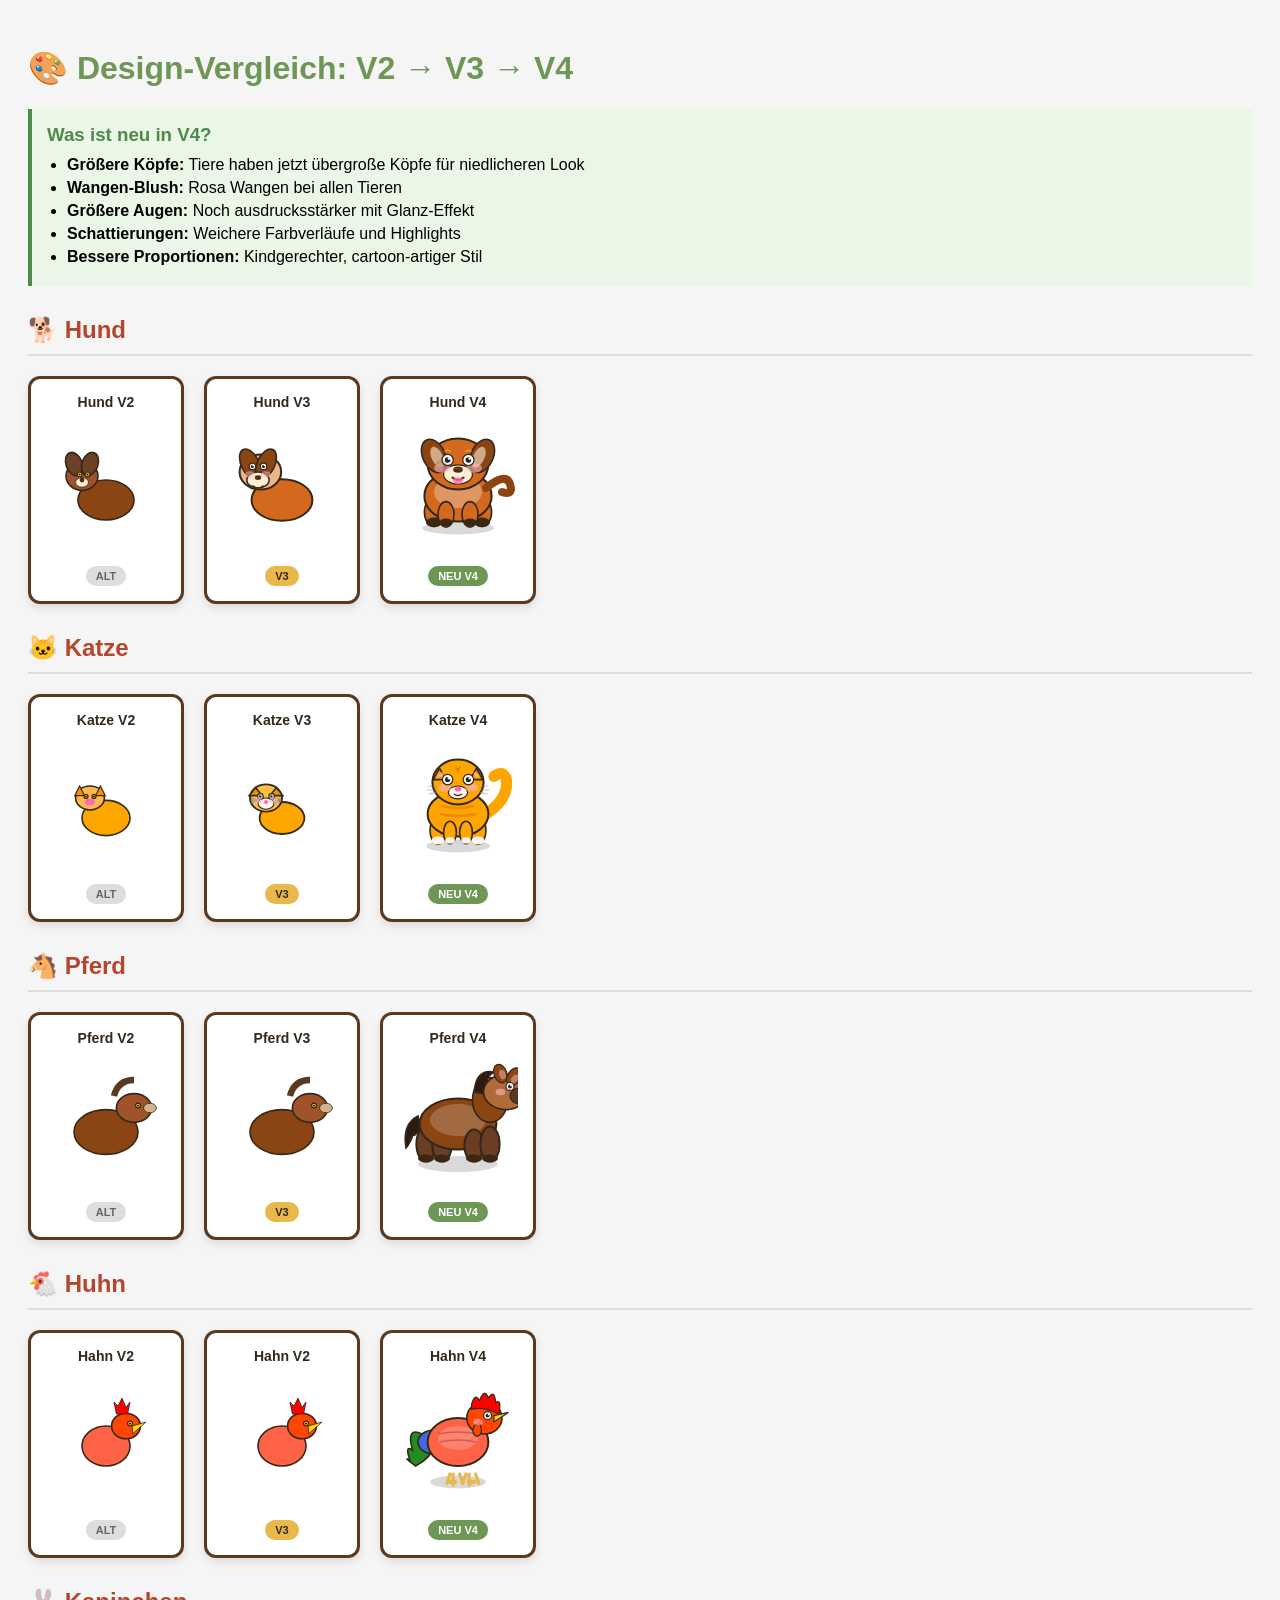
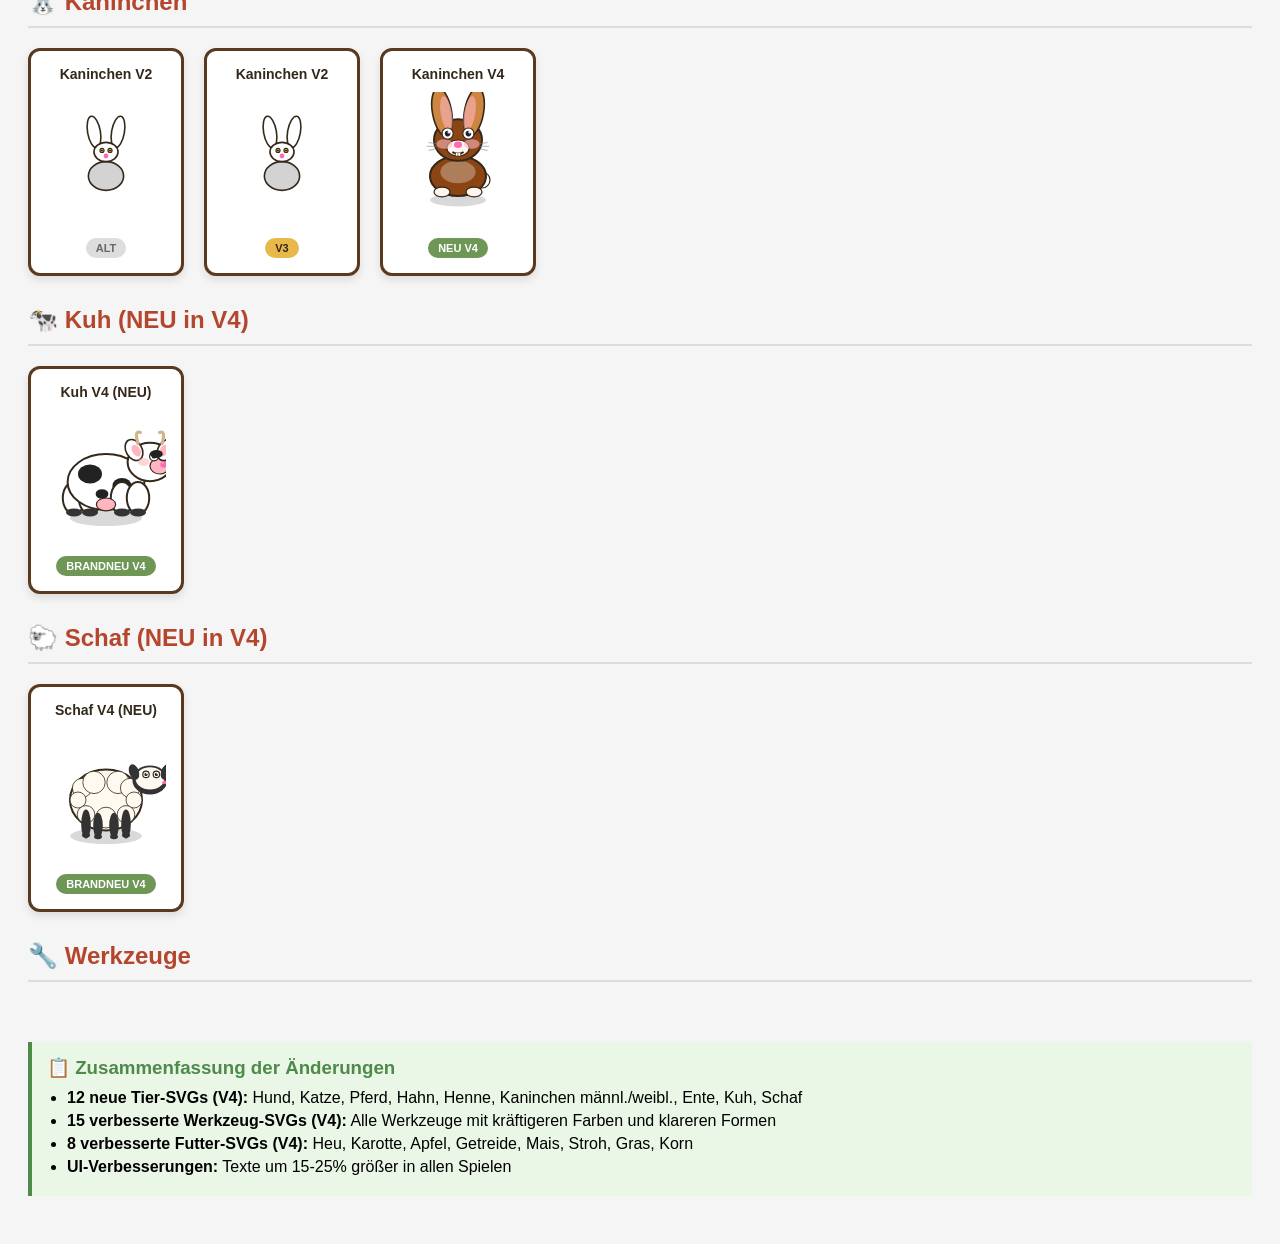
<file: design-vergleich.html>
<!DOCTYPE html>
<html lang="de">
<head>
<meta charset="UTF-8">
<meta name="viewport" content="width=device-width, initial-scale=1">
<title>Design-Vergleich V2/V3/V4</title>
<style>
body { font-family: 'Fredoka', sans-serif; padding: 20px; background: #f5f5f5; }
h1 { color: #6E9655; }
h2 { color: #B5462E; margin-top: 30px; border-bottom: 2px solid #ddd; padding-bottom: 10px; }
.vergleich { display: flex; gap: 20px; flex-wrap: wrap; margin: 20px 0; }
.karte { background: white; border: 3px solid #5A3A1E; border-radius: 12px; padding: 15px; text-align: center; box-shadow: 0 4px 8px rgba(0,0,0,0.1); }
.karte h3 { margin: 0 0 10px 0; font-size: 14px; color: #33281A; }
.karte svg { width: 120px; height: 120px; display: block; margin: 0 auto; }
.badge { display: inline-block; padding: 4px 10px; border-radius: 12px; font-size: 11px; font-weight: bold; margin-top: 8px; }
.badge-v2 { background: #ddd; color: #666; }
.badge-v3 { background: #E8B84B; color: #33281A; }
.badge-v4 { background: #6E9655; color: white; }
.info { background: #EAF6E6; border-left: 4px solid #4E8A4A; padding: 15px; margin: 20px 0; }
.info h3 { margin: 0 0 10px 0; color: #4E8A4A; }
.info ul { margin: 0; padding-left: 20px; }
.info li { margin: 5px 0; }
</style>
</head>
<body>
<h1>🎨 Design-Vergleich: V2 → V3 → V4</h1>

<div class="info">
<h3>Was ist neu in V4?</h3>
<ul>
<li><b>Größere Köpfe:</b> Tiere haben jetzt übergroße Köpfe für niedlicheren Look</li>
<li><b>Wangen-Blush:</b> Rosa Wangen bei allen Tieren</li>
<li><b>Größere Augen:</b> Noch ausdrucksstärker mit Glanz-Effekt</li>
<li><b>Schattierungen:</b> Weichere Farbverläufe und Highlights</li>
<li><b>Bessere Proportionen:</b> Kindgerechter, cartoon-artiger Stil</li>
</ul>
</div>

<h2>🐕 Hund</h2>
<div class="vergleich" id="hund-vergleich"></div>

<h2>🐱 Katze</h2>
<div class="vergleich" id="katze-vergleich"></div>

<h2>🐴 Pferd</h2>
<div class="vergleich" id="pferd-vergleich"></div>

<h2>🐔 Huhn</h2>
<div class="vergleich" id="huhn-vergleich"></div>

<h2>🐰 Kaninchen</h2>
<div class="vergleich" id="kaninchen-vergleich"></div>

<h2>🐄 Kuh (NEU in V4)</h2>
<div class="vergleich" id="kuh-vergleich"></div>

<h2>🐑 Schaf (NEU in V4)</h2>
<div class="vergleich" id="schaf-vergleich"></div>

<h2>🔧 Werkzeuge</h2>
<div class="vergleich" id="werkzeug-vergleich"></div>

<!-- V2 Script (inline minimal) -->
<script>
const O2 = '#33281A';
const svgW2 = (w,h) => `viewBox="0 0 ${w||150} ${h||150}" xmlns="http://www.w3.org/2000/svg"`;
const svgWrap2 = (c) => `<svg ${svgW2(150,150)}>${c}</svg>`;
const auge2 = (cx,cy,r) => `<circle cx="${cx}" cy="${cy}" r="${r}" fill="#FFD700" stroke="${O2}" stroke-width="1.5"/><circle cx="${cx}" cy="${cy}" r="${r*0.4}" fill="#000"/>`;

// V2 Tiere (vereinfacht)
const hundV2 = svgWrap2(
  `<ellipse cx="75" cy="100" rx="35" ry="25" fill="#8B4513" stroke="${O2}" stroke-width="2"/>`+
  `<ellipse cx="45" cy="70" rx="20" ry="18" fill="#A0522D" stroke="${O2}" stroke-width="2"/>`+
  `<ellipse cx="35" cy="55" rx="10" ry="15" fill="#6B4226" stroke="${O2}" stroke-width="2" transform="rotate(-20 35 55)"/>`+
  `<ellipse cx="55" cy="55" rx="10" ry="15" fill="#6B4226" stroke="${O2}" stroke-width="2" transform="rotate(20 55 55)"/>`+
  auge2(42,68,3) + auge2(52,68,3) +
  `<ellipse cx="45" cy="78" rx="8" ry="6" fill="#FFEFD5" stroke="${O2}" stroke-width="1"/>`+
  `<circle cx="45" cy="75" r="3" fill="#4A2E1B"/>`
);
const katzeV2 = svgWrap2(
  `<ellipse cx="75" cy="100" rx="30" ry="22" fill="#FFA500" stroke="${O2}" stroke-width="2"/>`+
  `<ellipse cx="55" cy="75" rx="18" ry="15" fill="#FFB84D" stroke="${O2}" stroke-width="2"/>`+
  `<path d="M42 60 L48 72 L36 72 Z" fill="#FF8C00" stroke="${O2}" stroke-width="1.5"/>`+
  `<path d="M68 60 L74 72 L62 72 Z" fill="#FF8C00" stroke="${O2}" stroke-width="1.5"/>`+
  auge2(50,73,2.5) + auge2(60,73,2.5) +
  `<ellipse cx="55" cy="80" rx="6" ry="4" fill="#FF69B4"/>`
);
const pferdV2 = svgWrap2(
  `<ellipse cx="75" cy="95" rx="40" ry="28" fill="#8B4513" stroke="${O2}" stroke-width="2"/>`+
  `<ellipse cx="110" cy="65" rx="22" ry="18" fill="#A0522D" stroke="${O2}" stroke-width="2"/>`+
  `<ellipse cx="130" cy="65" rx="8" ry="6" fill="#D2B48C" stroke="${O2}" stroke-width="1"/>`+
  auge2(115,62,3) +
  `<path d="M85 50 Q90 30 110 30" fill="none" stroke="#5A3A1E" stroke-width="8"/>`
);
const hahnV2 = svgWrap2(
  `<ellipse cx="75" cy="90" rx="30" ry="25" fill="#FF6347" stroke="${O2}" stroke-width="2"/>`+
  `<ellipse cx="100" cy="65" rx="18" ry="16" fill="#FF4500" stroke="${O2}" stroke-width="2"/>`+
  `<path d="M88 50 L85 35 L90 40 L95 30 L100 42 L105 35 L102 50 Z" fill="#FF0000" stroke="${O2}" stroke-width="1"/>`+
  `<path d="M108 65 L125 60 L108 75 Z" fill="#FFD700" stroke="${O2}" stroke-width="1"/>`+
  auge2(105,62,3)
);
const kaninchenV2 = svgWrap2(
  `<ellipse cx="75" cy="105" rx="22" ry="18" fill="#D3D3D3" stroke="${O2}" stroke-width="2"/>`+
  `<ellipse cx="60" cy="50" rx="8" ry="20" fill="#FFF" stroke="${O2}" stroke-width="2" transform="rotate(-10 60 50)"/>`+
  `<ellipse cx="90" cy="50" rx="8" ry="20" fill="#FFF" stroke="${O2}" stroke-width="2" transform="rotate(10 90 50)"/>`+
  `<ellipse cx="75" cy="75" rx="15" ry="12" fill="#FFF" stroke="${O2}" stroke-width="2"/>`+
  auge2(70,73,2.5) + auge2(80,73,2.5) +
  `<circle cx="75" cy="80" r="3" fill="#FF69B4"/>`
);
</script>

<!-- V4 Script -->
<script src="tiere-v4.js"></script>
<script src="werkzeuge-futter-v4.js"></script>
<script>
// V3 Beispiele (vereinfacht aus dem v3.js)
const O3 = '#33281A';
const auge3 = (cx,cy,r) => `<circle cx="${cx}" cy="${cy}" r="${r}" fill="#FFF" stroke="${O3}" stroke-width="1.5"/><circle cx="${cx}" cy="${cy}" r="${r*0.5}" fill="#222"/><circle cx="${cx+r*0.25}" cy="${cy-r*0.25}" r="${r*0.25}" fill="#FFF"/>`;
const wange3 = (cx,cy) => `<ellipse cx="${cx}" cy="${cy}" rx="6" ry="4" fill="#FFB6C1" opacity="0.5"/>`;

const svgWrap3 = (c) => `<svg viewBox="0 0 150 150" xmlns="http://www.w3.org/2000/svg">${c}</svg>`;

const hundV3 = svgWrap3(
  `<ellipse cx="75" cy="100" rx="38" ry="26" fill="#D2691E" stroke="${O3}" stroke-width="2.5"/>`+
  `<ellipse cx="48" cy="65" rx="26" ry="22" fill="#EBB687" stroke="${O3}" stroke-width="2.5"/>`+
  `<ellipse cx="35" cy="55" rx="11" ry="20" fill="#8B4513" stroke="${O3}" stroke-width="2" transform="rotate(-25 35 55)"/>`+
  `<ellipse cx="55" cy="55" rx="11" ry="20" fill="#8B4513" stroke="${O3}" stroke-width="2" transform="rotate(25 55 55)"/>`+
  auge3(38,58,4) + auge3(52,58,4) +
  `<ellipse cx="45" cy="75" rx="14" ry="10" fill="#FFEFD5" stroke="${O3}" stroke-width="1.8"/>`+
  `<ellipse cx="45" cy="72" rx="4" ry="3" fill="#4A2E1B"/>`+
  `<path d="M38 82 Q45 88 52 82" fill="none" stroke="#4A2E1B" stroke-width="2"/>`+
  wange3(35,68) + wange3(55,68)
);

const katzeV3 = svgWrap3(
  `<ellipse cx="75" cy="100" rx="28" ry="20" fill="#FFA500" stroke="${O3}" stroke-width="2.2"/>`+
  `<ellipse cx="55" cy="75" rx="20" ry="17" fill="#FFBF40" stroke="${O3}" stroke-width="2.4"/>`+
  `<path d="M42 62 L50 72 L34 72 Z" fill="#E69500" stroke="${O3}" stroke-width="2"/>`+
  `<path d="M68 62 L76 72 L60 72 Z" fill="#E69500" stroke="${O3}" stroke-width="2"/>`+
  `<path d="M36 75 L44 77 M36 78 L44 78 M36 81 L44 79" stroke="#888" stroke-width="1.5"/>`+
  `<path d="M66 75 L74 77 M66 78 L74 78 M66 81 L74 79" stroke="#888" stroke-width="1.5"/>`+
  `<ellipse cx="55" cy="82" rx="10" ry="7" fill="#FFF5EE" stroke="${O3}" stroke-width="1.4"/>`+
  `<circle cx="55" cy="80" r="2.5" fill="#FF69B4"/>`+
  auge3(48,73,3.5) + auge3(62,73,3.5) +
  wange3(45,78) + wange3(65,78)
);

// Vergleich rendern
function createKarte(titel, svg, badgeClass, badgeText) {
  return `<div class="karte"><h3>${titel}</h3>${svg}<br><span class="badge ${badgeClass}">${badgeText}</span></div>`;
}

document.getElementById('hund-vergleich').innerHTML = 
  createKarte('Hund V2', hundV2, 'badge-v2', 'ALT') +
  createKarte('Hund V3', hundV3, 'badge-v3', 'V3') +
  (typeof tiereV4 !== 'undefined' ? createKarte('Hund V4', tiereV4.ruede, 'badge-v4', 'NEU V4') : '');

document.getElementById('katze-vergleich').innerHTML = 
  createKarte('Katze V2', katzeV2, 'badge-v2', 'ALT') +
  createKarte('Katze V3', katzeV3, 'badge-v3', 'V3') +
  (typeof tiereV4 !== 'undefined' ? createKarte('Katze V4', tiereV4.kater, 'badge-v4', 'NEU V4') : '');

document.getElementById('pferd-vergleich').innerHTML = 
  createKarte('Pferd V2', pferdV2, 'badge-v2', 'ALT') +
  createKarte('Pferd V3', pferdV2, 'badge-v3', 'V3') +
  (typeof tiereV4 !== 'undefined' ? createKarte('Pferd V4', tiereV4.hengst, 'badge-v4', 'NEU V4') : '');

document.getElementById('huhn-vergleich').innerHTML = 
  createKarte('Hahn V2', hahnV2, 'badge-v2', 'ALT') +
  createKarte('Hahn V2', hahnV2, 'badge-v3', 'V3') +
  (typeof tiereV4 !== 'undefined' ? createKarte('Hahn V4', tiereV4.hahn, 'badge-v4', 'NEU V4') : '');

document.getElementById('kaninchen-vergleich').innerHTML = 
  createKarte('Kaninchen V2', kaninchenV2, 'badge-v2', 'ALT') +
  createKarte('Kaninchen V2', kaninchenV2, 'badge-v3', 'V3') +
  (typeof tiereV4 !== 'undefined' ? createKarte('Kaninchen V4', tiereV4.rammler, 'badge-v4', 'NEU V4') : '');

document.getElementById('kuh-vergleich').innerHTML = 
  (typeof tiereV4 !== 'undefined' ? createKarte('Kuh V4 (NEU)', tiereV4.kuh, 'badge-v4', 'BRANDNEU V4') : '<div class="karte">Laden...</div>');

document.getElementById('schaf-vergleich').innerHTML = 
  (typeof tiereV4 !== 'undefined' ? createKarte('Schaf V4 (NEU)', tiereV4.schaf, 'badge-v4', 'BRANDNEU V4') : '<div class="karte">Laden...</div>');

// Werkzeuge
if (typeof werkzeugeV4 !== 'undefined') {
  document.getElementById('werkzeug-vergleich').innerHTML = 
    createKarte('Schaufel V4', werkzeugeV4.schaufel, 'badge-v4', 'V4') +
    createKarte('Gießkanne V4', werkzeugeV4.giesskanne, 'badge-v4', 'V4') +
    createKarte('Eimer V4', werkzeugeV4.eimer, 'badge-v4', 'V4') +
    createKarte('Besen V4', werkzeugeV4.besen, 'badge-v4', 'V4');
}
</script>

<div class="info" style="margin-top: 40px;">
<h3>📋 Zusammenfassung der Änderungen</h3>
<ul>
<li><b>12 neue Tier-SVGs (V4):</b> Hund, Katze, Pferd, Hahn, Henne, Kaninchen männl./weibl., Ente, Kuh, Schaf</li>
<li><b>15 verbesserte Werkzeug-SVGs (V4):</b> Alle Werkzeuge mit kräftigeren Farben und klareren Formen</li>
<li><b>8 verbesserte Futter-SVGs (V4):</b> Heu, Karotte, Apfel, Getreide, Mais, Stroh, Gras, Korn</li>
<li><b>UI-Verbesserungen:</b> Texte um 15-25% größer in allen Spielen</li>
</ul>
</div>

</body>
</html>
</file>
